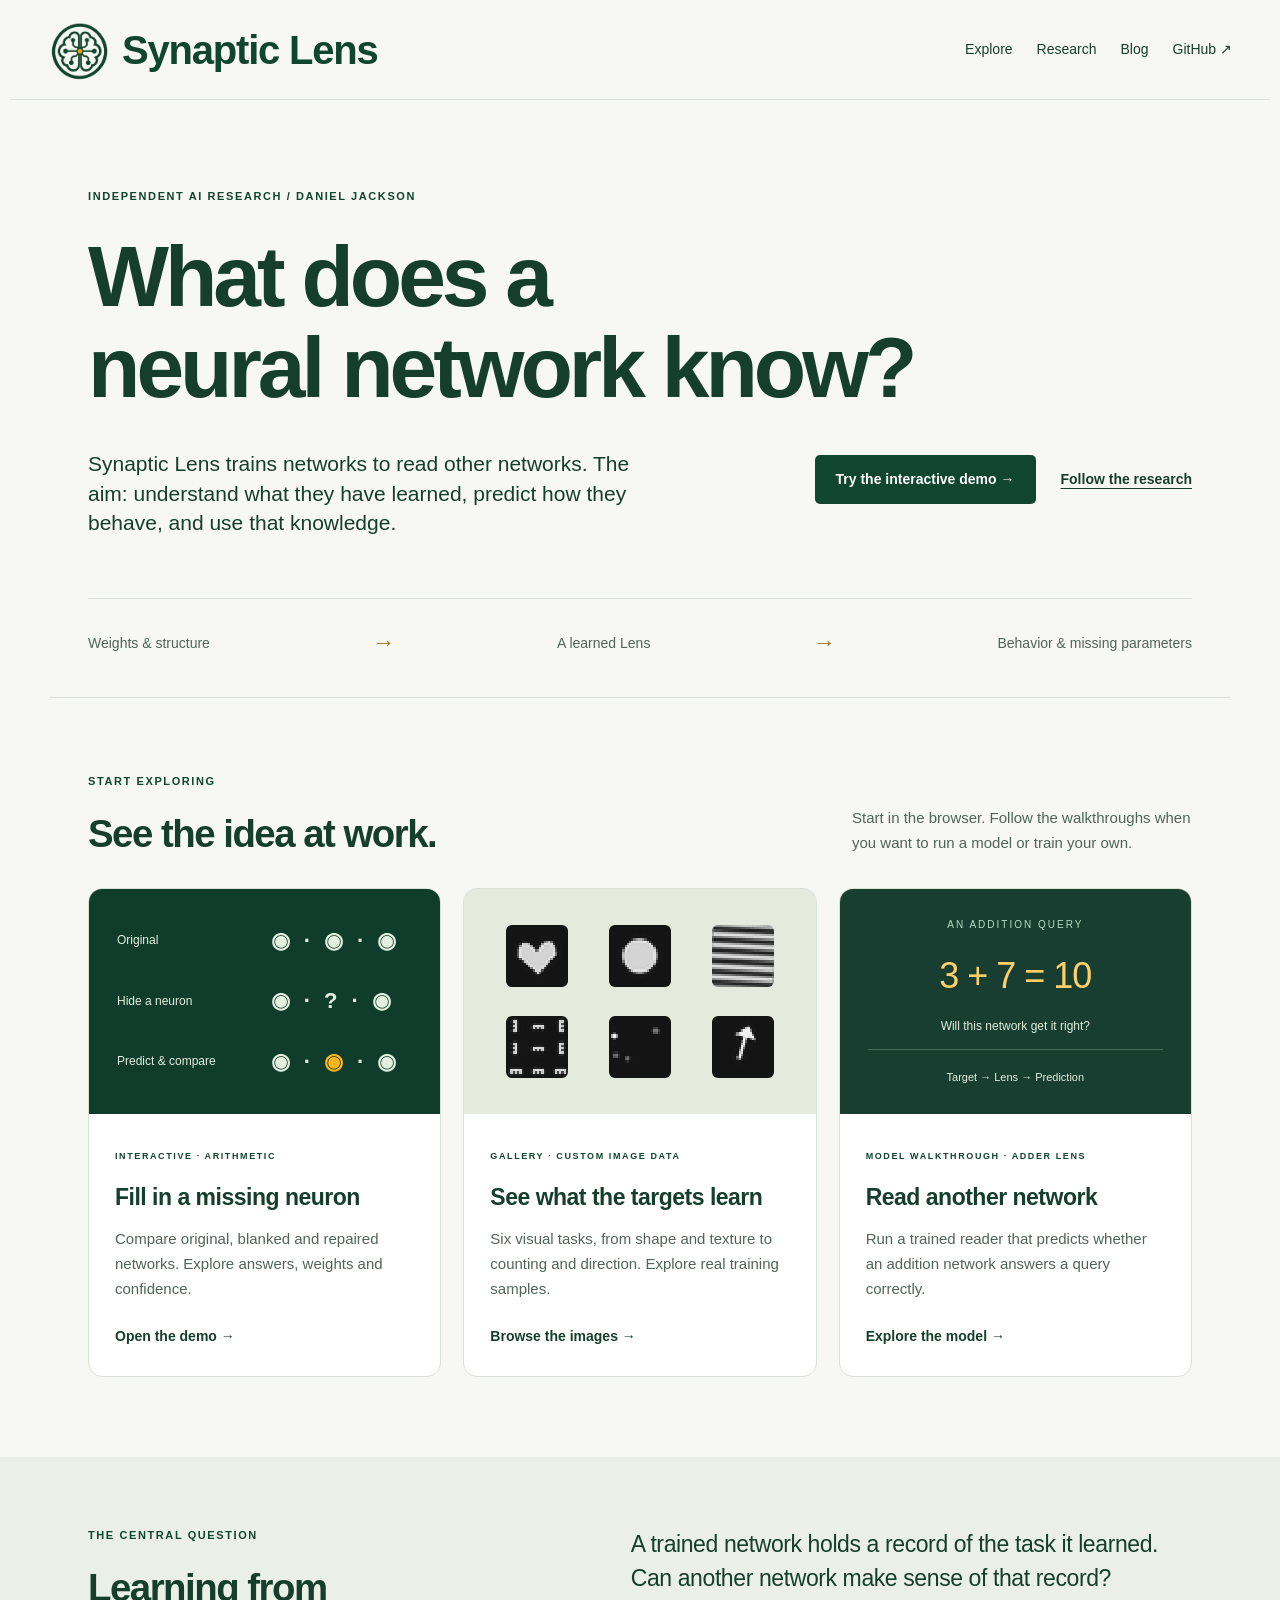
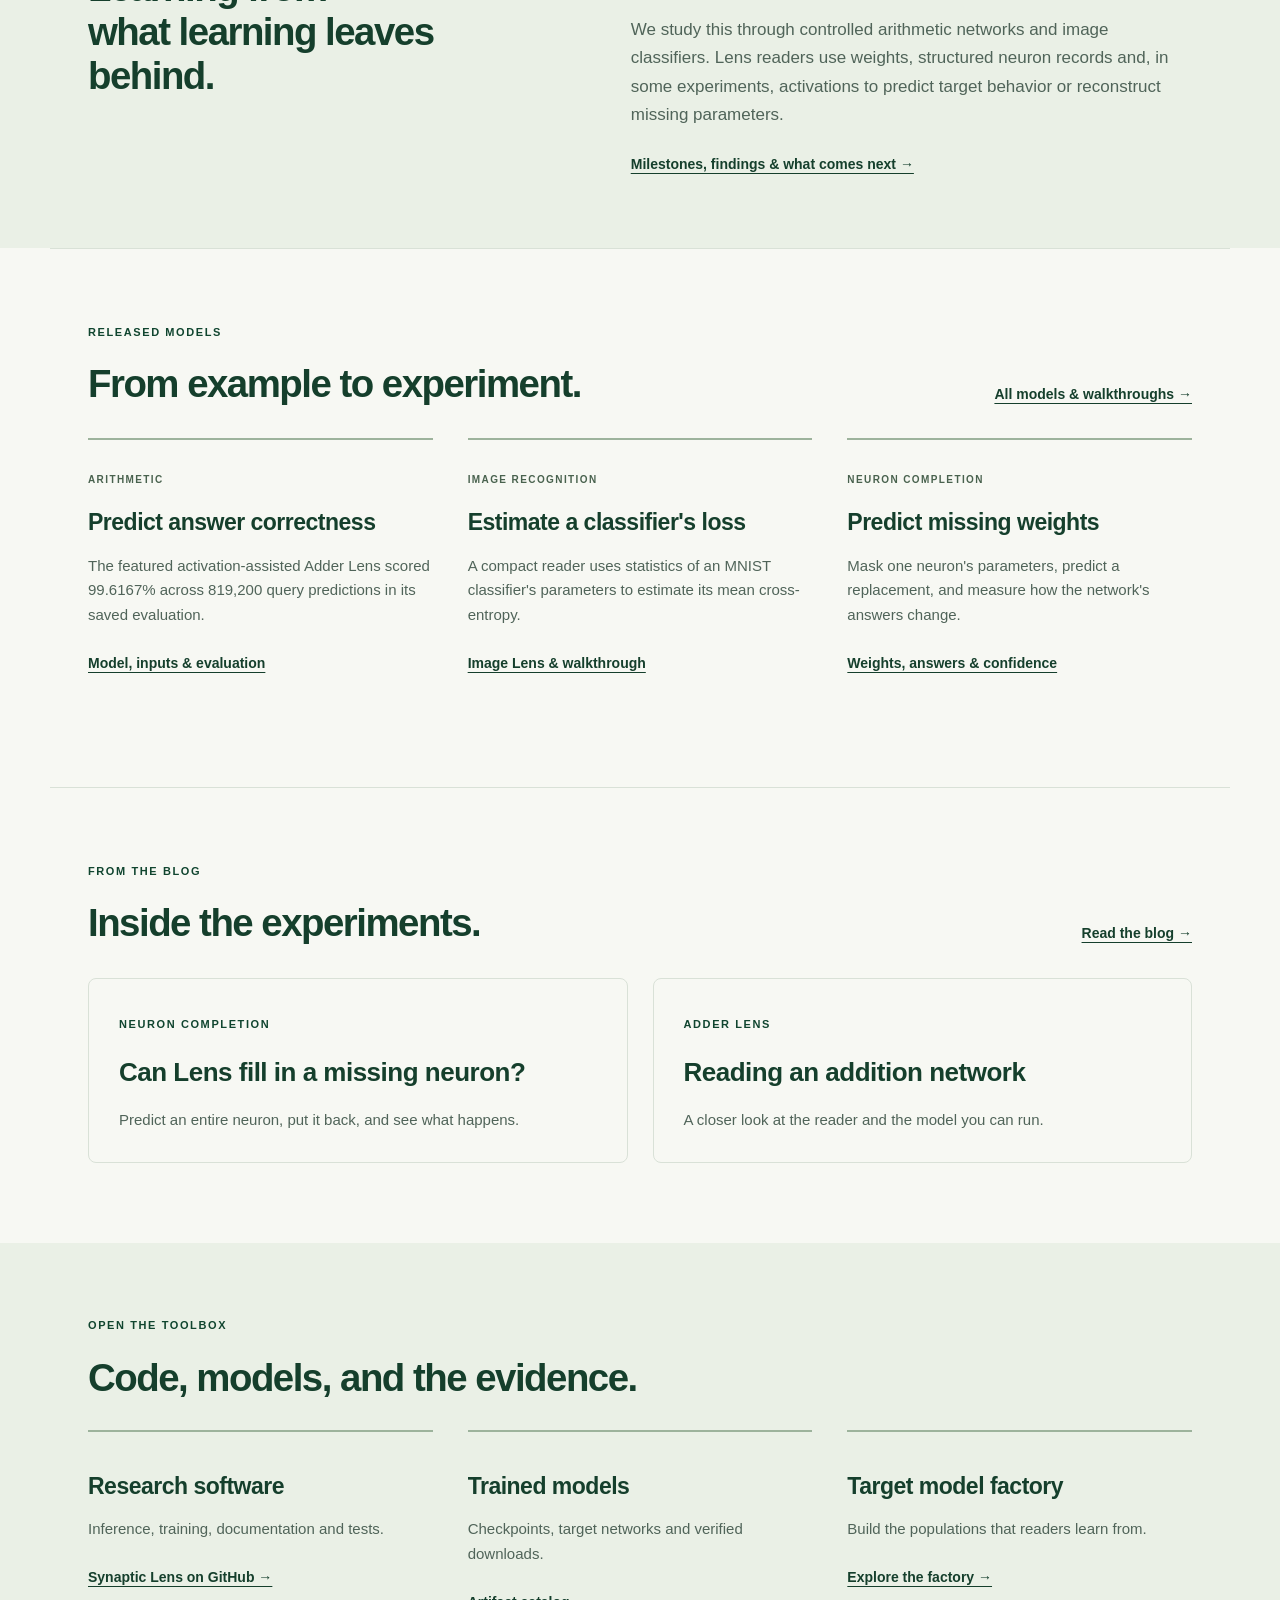
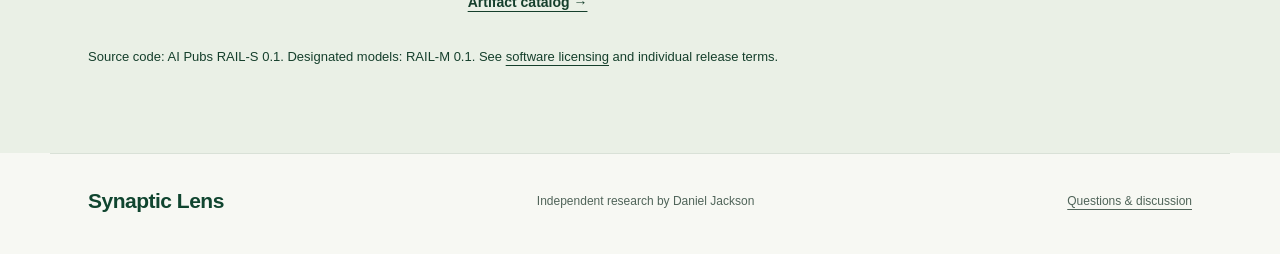
<file: site/index.html>
<!doctype html><html lang="en"><head><meta charset="utf-8"><meta name="viewport" content="width=device-width,initial-scale=1"><title>Learning to read neural networks | Synaptic Lens</title><meta name="description" content="Explore Synaptic Lens: interactive neural-network experiments, trained readers, research milestones and reproducible models."><meta name="theme-color" content="#10452f"><link rel="icon" href="assets/synaptic-lens-dark-green-brain-logo.png"><link rel="stylesheet" href="assets/site.css"><link rel="stylesheet" href="assets/showcase.css"><link rel="canonical" href="https://danielrjackson.github.io/synaptic-lens/"><meta property="og:title" content="Learning to read neural networks | Synaptic Lens"><meta property="og:description" content="Explore Synaptic Lens: interactive neural-network experiments, trained readers, research milestones and reproducible models."><meta property="og:type" content="website"><meta property="og:image" content="https://danielrjackson.github.io/synaptic-lens/assets/synaptic-lens-dark-green-brain-logo.png"></head><body><a class="skip" href="#main">Skip to content</a><header class="wrap"><a class="brand" href="./"><img class="brand-logo" src="assets/synaptic-lens-dark-green-brain-logo.png" width="64" height="64" alt="">Synaptic Lens</a><nav aria-label="Main navigation"><a href="explore/">Explore</a><a href="research/">Research</a><a href="blog/">Blog</a><a href="https://github.com/danielrjackson/synaptic-lens">GitHub <span aria-hidden="true">↗</span></a></nav></header><main id="main"><section class="wrap showcase-hero"><p class="eyebrow">INDEPENDENT AI RESEARCH / DANIEL JACKSON</p><h1>What does a<br>neural network know?</h1><div class="hero-bottom"><p class="lead">Synaptic Lens trains networks to read other networks. The aim: understand what they have learned, predict how they behave, and use that knowledge.</p><div class="actions"><a class="button" href="examples/neuron-completion.html">Try the interactive demo →</a><a class="text-link" href="research/">Follow the research</a></div></div><div class="research-strip"><span>Weights &amp; structure</span><b aria-hidden="true">→</b><span>A learned Lens</span><b aria-hidden="true">→</b><span>Behavior &amp; missing parameters</span></div></section>
<section id="overview" class="section wrap"><div class="section-heading"><div><p class="eyebrow">START EXPLORING</p><h2>See the idea at work.</h2></div><p>Start in the browser. Follow the walkthroughs when you want to run a model or train your own.</p></div><div class="show-grid"><a class="show-card" href="examples/neuron-completion.html"><div class="neuron-art" aria-hidden="true"><span>Original</span><b>◉ · ◉ · ◉</b><span>Hide a neuron</span><b>◉ · ? · ◉</b><span>Predict &amp; compare</span><b>◉ · <em>◉</em> · ◉</b></div><div class="card-copy"><span class="eyebrow">INTERACTIVE · ARITHMETIC</span><h3>Fill in a missing neuron</h3><p>Compare original, blanked and repaired networks. Explore answers, weights and confidence.</p><span class="text-link">Open the demo →</span></div></a><a class="show-card" href="examples/training-images.html"><div class="image-art" aria-hidden="true"><img src="assets/training-images/sprites/class-0-0.png" width="84" height="84" alt="" loading="lazy"><img src="assets/training-images/shapes/class-0-0.png" width="84" height="84" alt="" loading="lazy"><img src="assets/training-images/textures/class-0-0.png" width="84" height="84" alt="" loading="lazy"><img src="assets/training-images/count/class-0-0.png" width="84" height="84" alt="" loading="lazy"><img src="assets/training-images/location/class-0-0.png" width="84" height="84" alt="" loading="lazy"><img src="assets/training-images/arrows/class-0-0.png" width="84" height="84" alt="" loading="lazy"></div><div class="card-copy"><span class="eyebrow">GALLERY · CUSTOM IMAGE DATA</span><h3>See what the targets learn</h3><p>Six visual tasks, from shape and texture to counting and direction. Explore real training samples.</p><span class="text-link">Browse the images →</span></div></a><a class="show-card" href="explore/#example"><div class="query-art" aria-hidden="true"><small>AN ADDITION QUERY</small><b>3 + 7 = 10</b><span>Will this network get it right?</span><i>Target → Lens → Prediction</i></div><div class="card-copy"><span class="eyebrow">MODEL WALKTHROUGH · ADDER LENS</span><h3>Read another network</h3><p>Run a trained reader that predicts whether an addition network answers a query correctly.</p><span class="text-link">Explore the model →</span></div></a></div></section>
<section class="research-band"><div class="wrap editorial"><div><p class="eyebrow">THE CENTRAL QUESTION</p><h2>Learning from<br>what learning leaves behind.</h2></div><div><p class="large">A trained network holds a record of the task it learned. Can another network make sense of that record?</p><p>We study this through controlled arithmetic networks and image classifiers. Lens readers use weights, structured neuron records and, in some experiments, activations to predict target behavior or reconstruct missing parameters.</p><a class="text-link" href="research/">Milestones, findings &amp; what comes next →</a></div></div></section>
<section class="section wrap" id="example"><div class="section-heading"><div><p class="eyebrow">RELEASED MODELS</p><h2>From example to experiment.</h2></div><a class="text-link" href="explore/">All models &amp; walkthroughs →</a></div><div class="path-grid"><article><span class="tag">ARITHMETIC</span><h3>Predict answer correctness</h3><p>The featured activation-assisted Adder Lens scored 99.6167% across 819,200 query predictions in its saved evaluation.</p><a href="explore/#example">Model, inputs &amp; evaluation</a></article><article id="image-example"><span class="tag">IMAGE RECOGNITION</span><h3>Estimate a classifier's loss</h3><p>A compact reader uses statistics of an MNIST classifier's parameters to estimate its mean cross-entropy.</p><a href="explore/#image-example">Image Lens &amp; walkthrough</a></article><article><span class="tag">NEURON COMPLETION</span><h3>Predict missing weights</h3><p>Mask one neuron's parameters, predict a replacement, and measure how the network's answers change.</p><a href="examples/neuron-completion.html">Weights, answers &amp; confidence</a></article></div></section>
<section class="section wrap"><div class="section-heading"><div><p class="eyebrow">FROM THE BLOG</p><h2>Inside the experiments.</h2></div><a class="text-link" href="blog/">Read the blog →</a></div><div class="story-grid"><a href="blog/filling-in-a-neuron.html"><span class="eyebrow">NEURON COMPLETION</span><h3>Can Lens fill in a missing neuron?</h3><p>Predict an entire neuron, put it back, and see what happens.</p></a><a href="blog/reading-an-adder.html"><span class="eyebrow">ADDER LENS</span><h3>Reading an addition network</h3><p>A closer look at the reader and the model you can run.</p></a></div></section>
<section id="resources" class="resources"><div class="wrap"><p class="eyebrow">OPEN THE TOOLBOX</p><h2>Code, models, and the evidence.</h2><div class="path-grid"><article><h3>Research software</h3><p>Inference, training, documentation and tests.</p><a href="https://github.com/danielrjackson/synaptic-lens">Synaptic Lens on GitHub →</a></article><article><h3>Trained models</h3><p>Checkpoints, target networks and verified downloads.</p><a href="https://github.com/danielrjackson/synaptic-lens/blob/main/docs/ARTIFACTS.md">Artifact catalog →</a></article><article><h3>Target model factory</h3><p>Build the populations that readers learn from.</p><a href="https://github.com/danielrjackson/synaptic-lens-target-model-factory">Explore the factory →</a></article></div><p class="license">Source code: AI Pubs RAIL-S 0.1. Designated models: RAIL-M 0.1. See <a href="https://github.com/danielrjackson/synaptic-lens/blob/main/LICENSE.md">software licensing</a> and individual release terms.</p></div></section></main><footer class="wrap"><a class="brand" href="./">Synaptic Lens</a><span>Independent research by Daniel Jackson</span><a href="https://github.com/danielrjackson/synaptic-lens/issues">Questions &amp; discussion</a></footer></body></html>
</file>
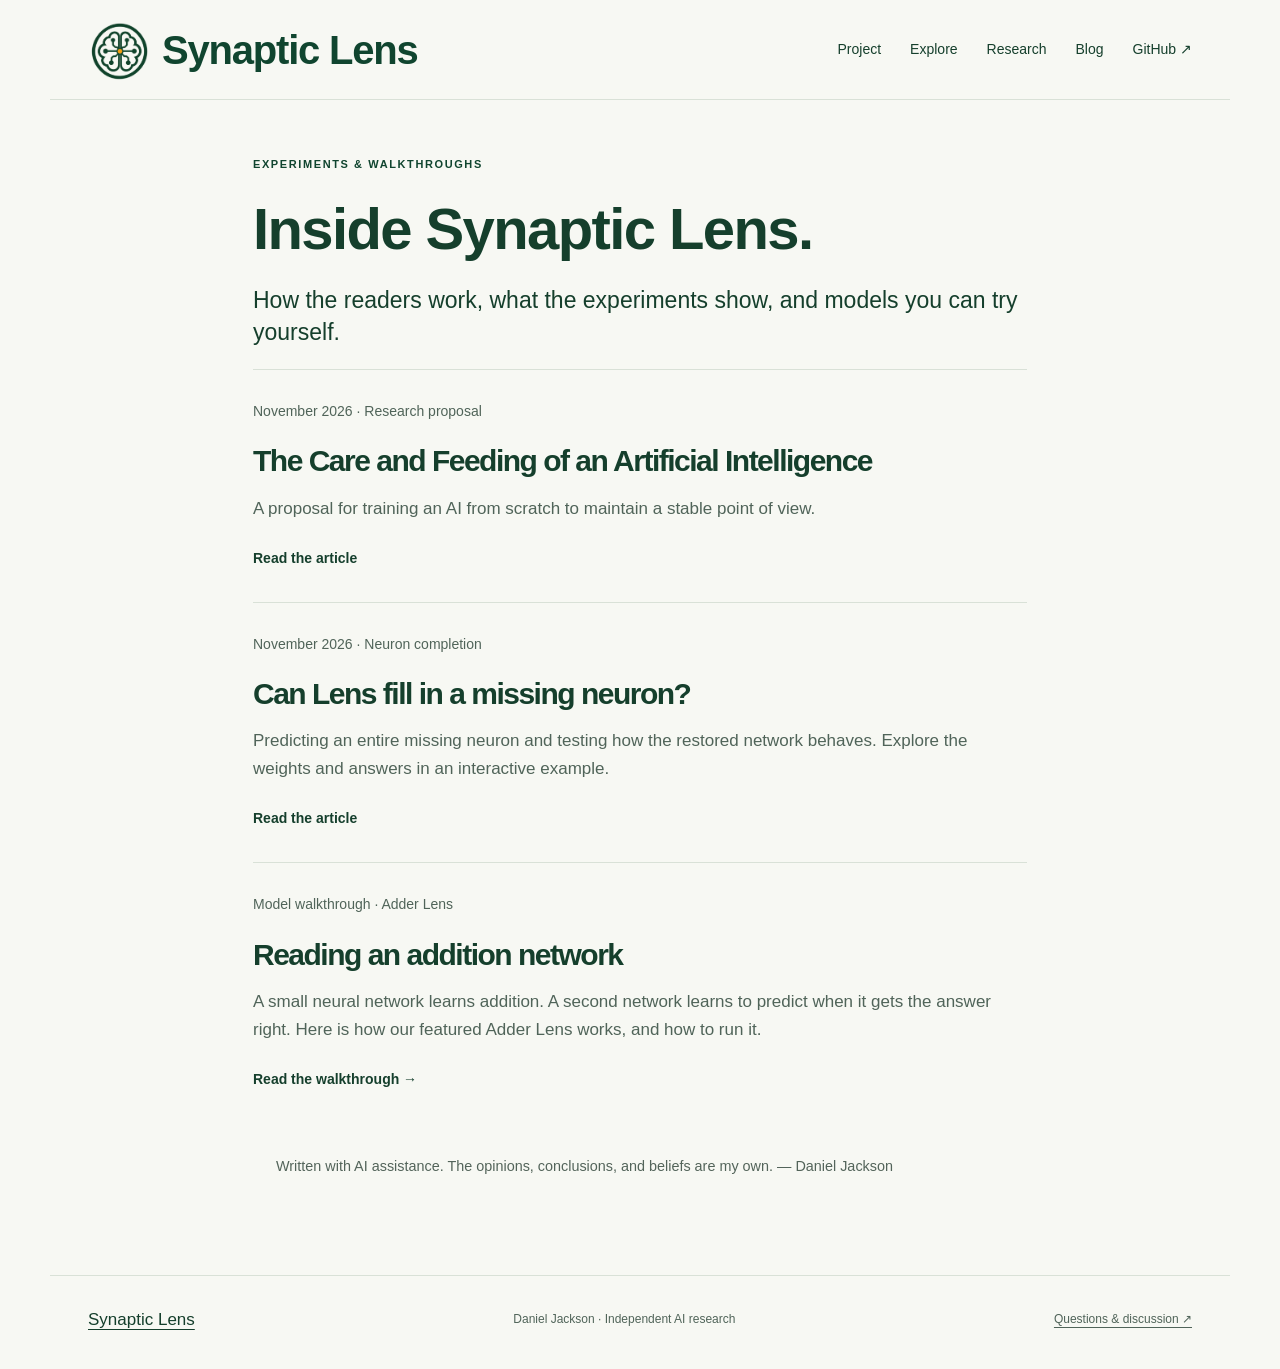
<file: site/blog/index.html>
<!doctype html>
<html lang="en"><head><meta charset="utf-8"><meta name="viewport" content="width=device-width, initial-scale=1">
<title>Project blog · Synaptic Lens</title><meta name="description" content="Experiments, model walkthroughs, and research notes from Synaptic Lens.">
<link rel="canonical" href="https://danielrjackson.github.io/synaptic-lens/blog/"><meta property="og:type" content="website"><meta property="og:title" content="Project blog"><meta property="og:description" content="Experiments, model walkthroughs, and research notes from Synaptic Lens."><meta property="og:url" content="https://danielrjackson.github.io/synaptic-lens/blog/"><meta property="og:image" content="https://danielrjackson.github.io/synaptic-lens/assets/synaptic-lens-dark-green-brain-logo.png"><meta name="theme-color" content="#10452f">
<link rel="icon" href="../assets/synaptic-lens-dark-green-brain-logo.png"><link rel="stylesheet" href="../assets/site.css?v=examples-1"><link rel="stylesheet" href="blog.css"></head>
<body><a class="skip" href="#main">Skip to content</a><header class="wrap"><a class="brand" href="../"><img class="brand-logo" src="../assets/synaptic-lens-dark-green-brain-logo.png" width="64" height="64" alt="">Synaptic Lens</a><nav aria-label="Main navigation"><a href="../">Project</a><a href="../explore/">Explore</a><a href="../research/">Research</a><a href="./" aria-current="page">Blog</a><a href="https://github.com/danielrjackson/synaptic-lens">GitHub ↗</a></nav></header>
<main id="main" class="wrap reading"><p class="eyebrow">EXPERIMENTS &amp; WALKTHROUGHS</p><h1>Inside Synaptic Lens.</h1><p class="lead">How the readers work, what the experiments show, and models you can try yourself.</p><a class="post-card" href="the-care-and-feeding-of-an-artificial-intelligence.html"><p class="byline">November 2026 · Research proposal</p><h2>The Care and Feeding of an Artificial Intelligence</h2><p>A proposal for training an AI from scratch to maintain a stable point of view.</p><span class="text-link">Read the article</span></a><a class="post-card" href="filling-in-a-neuron.html"><p class="byline">November 2026 · Neuron completion</p><h2>Can Lens fill in a missing neuron?</h2><p>Predicting an entire missing neuron and testing how the restored network behaves. Explore the weights and answers in an interactive example.</p><span class="text-link">Read the article</span></a><a class="post-card" href="reading-an-adder.html"><p class="byline">Model walkthrough · Adder Lens</p><h2>Reading an addition network</h2><p>A small neural network learns addition. A second network learns to predict when it gets the answer right. Here is how our featured Adder Lens works, and how to run it.</p><span class="text-link">Read the walkthrough →</span></a><p class="wrap authorship-note">Written with AI assistance. The opinions, conclusions, and beliefs are my own. &mdash; Daniel Jackson</p></main><footer class="wrap"><a href="../">Synaptic Lens</a><span>Daniel Jackson · Independent AI research</span><a href="https://github.com/danielrjackson/synaptic-lens/issues">Questions &amp; discussion ↗</a></footer></body></html>
</file>
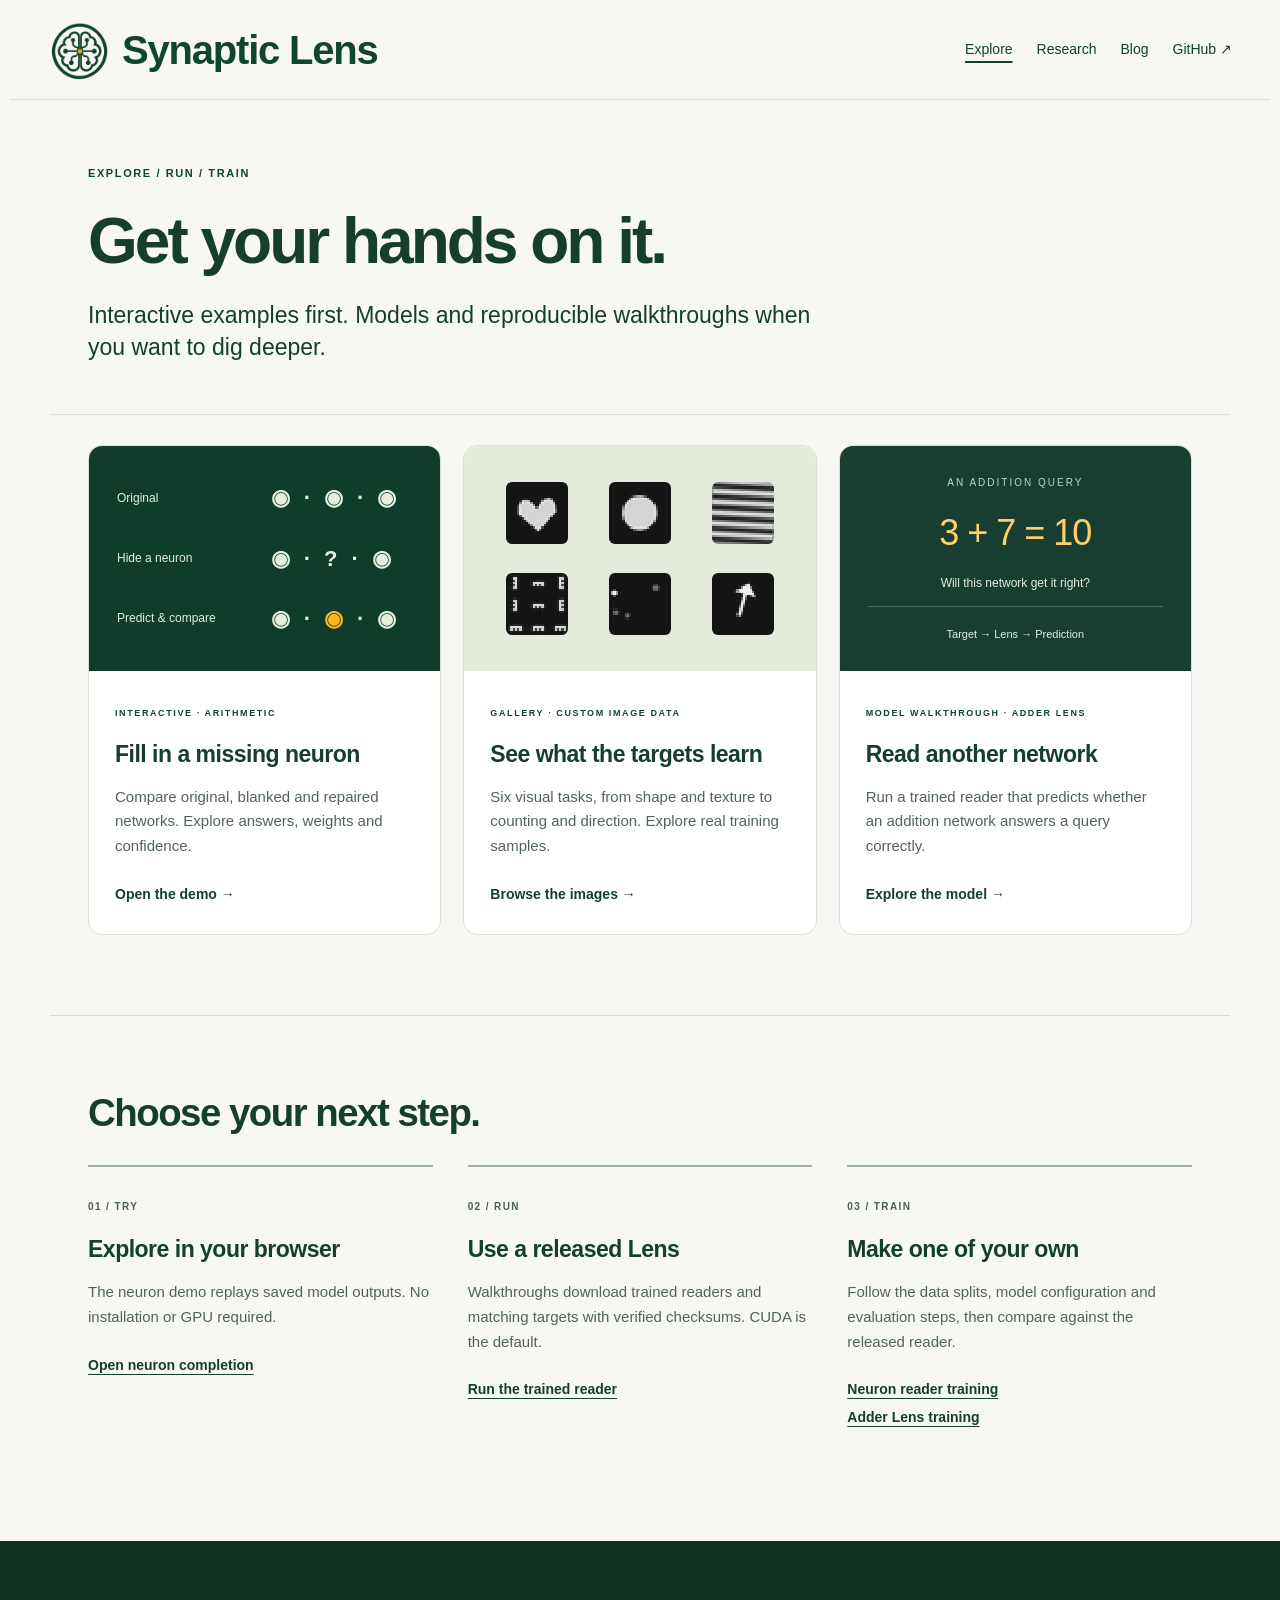
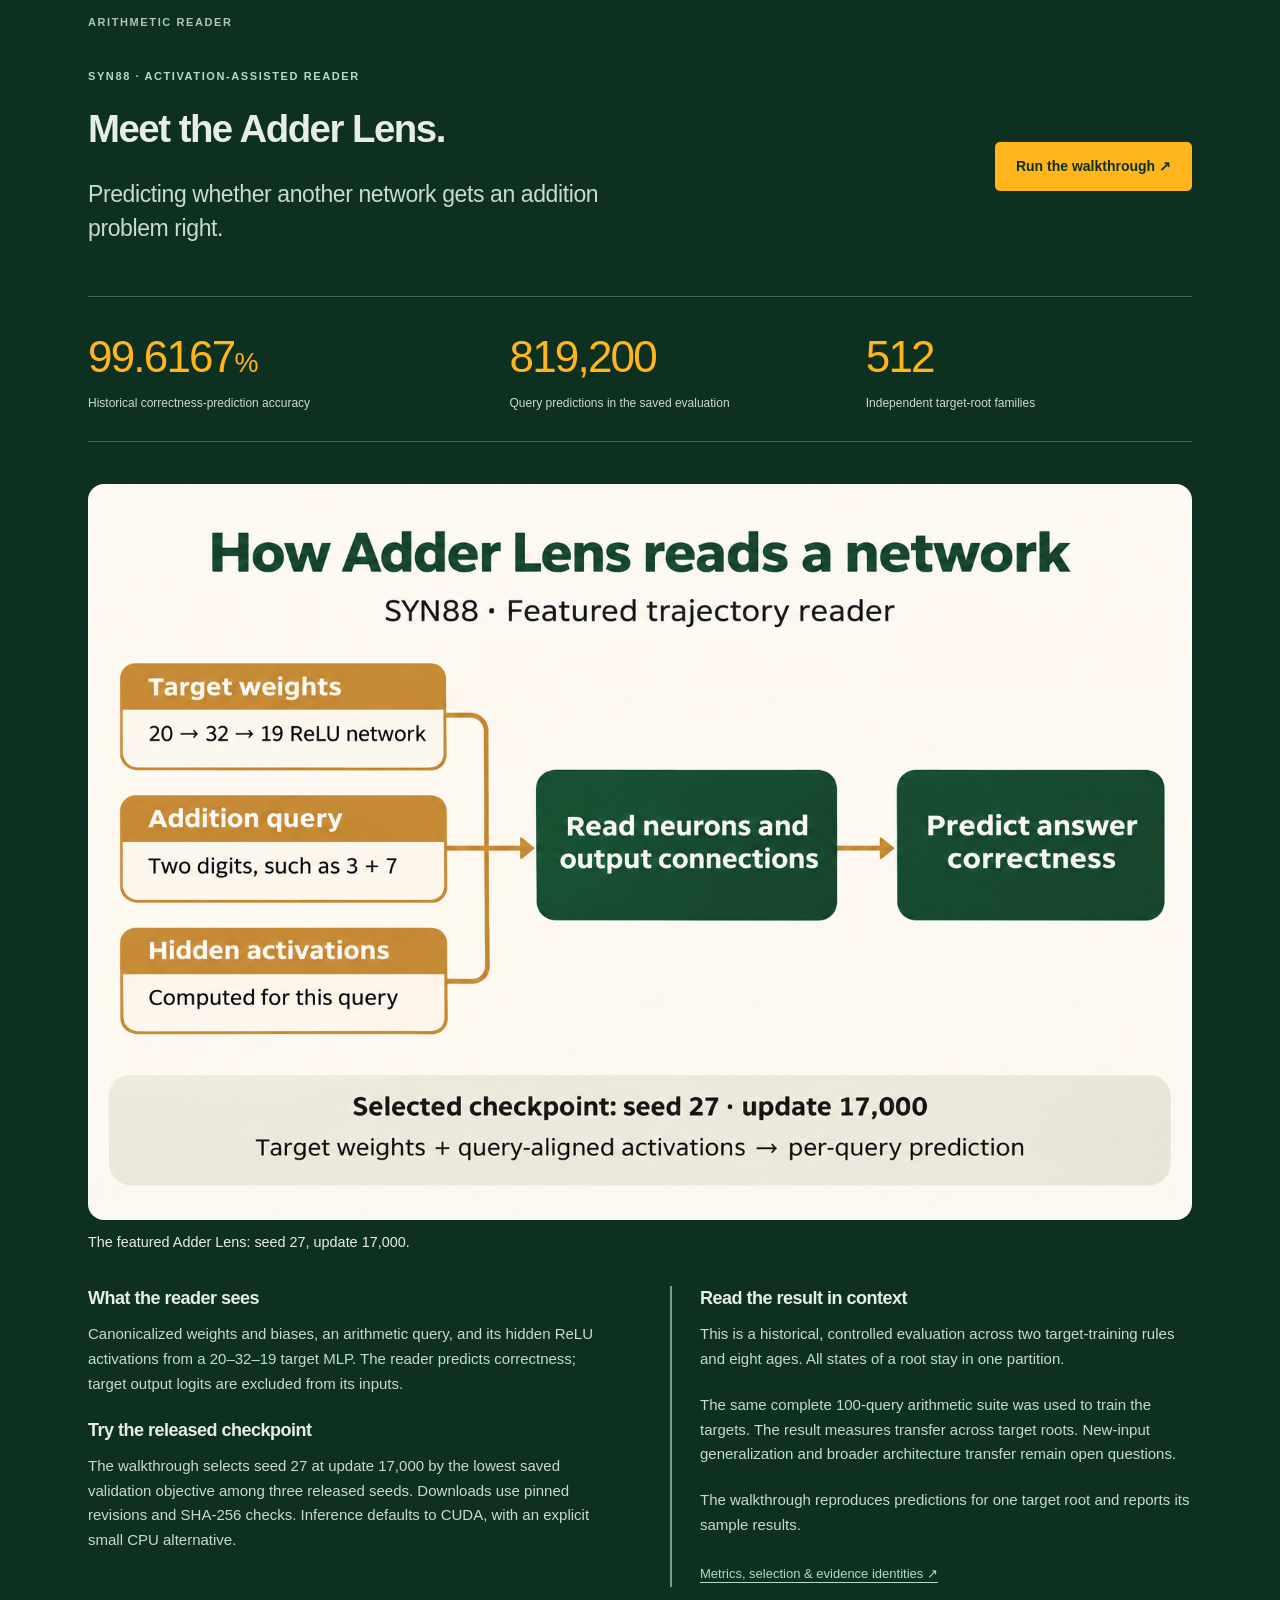
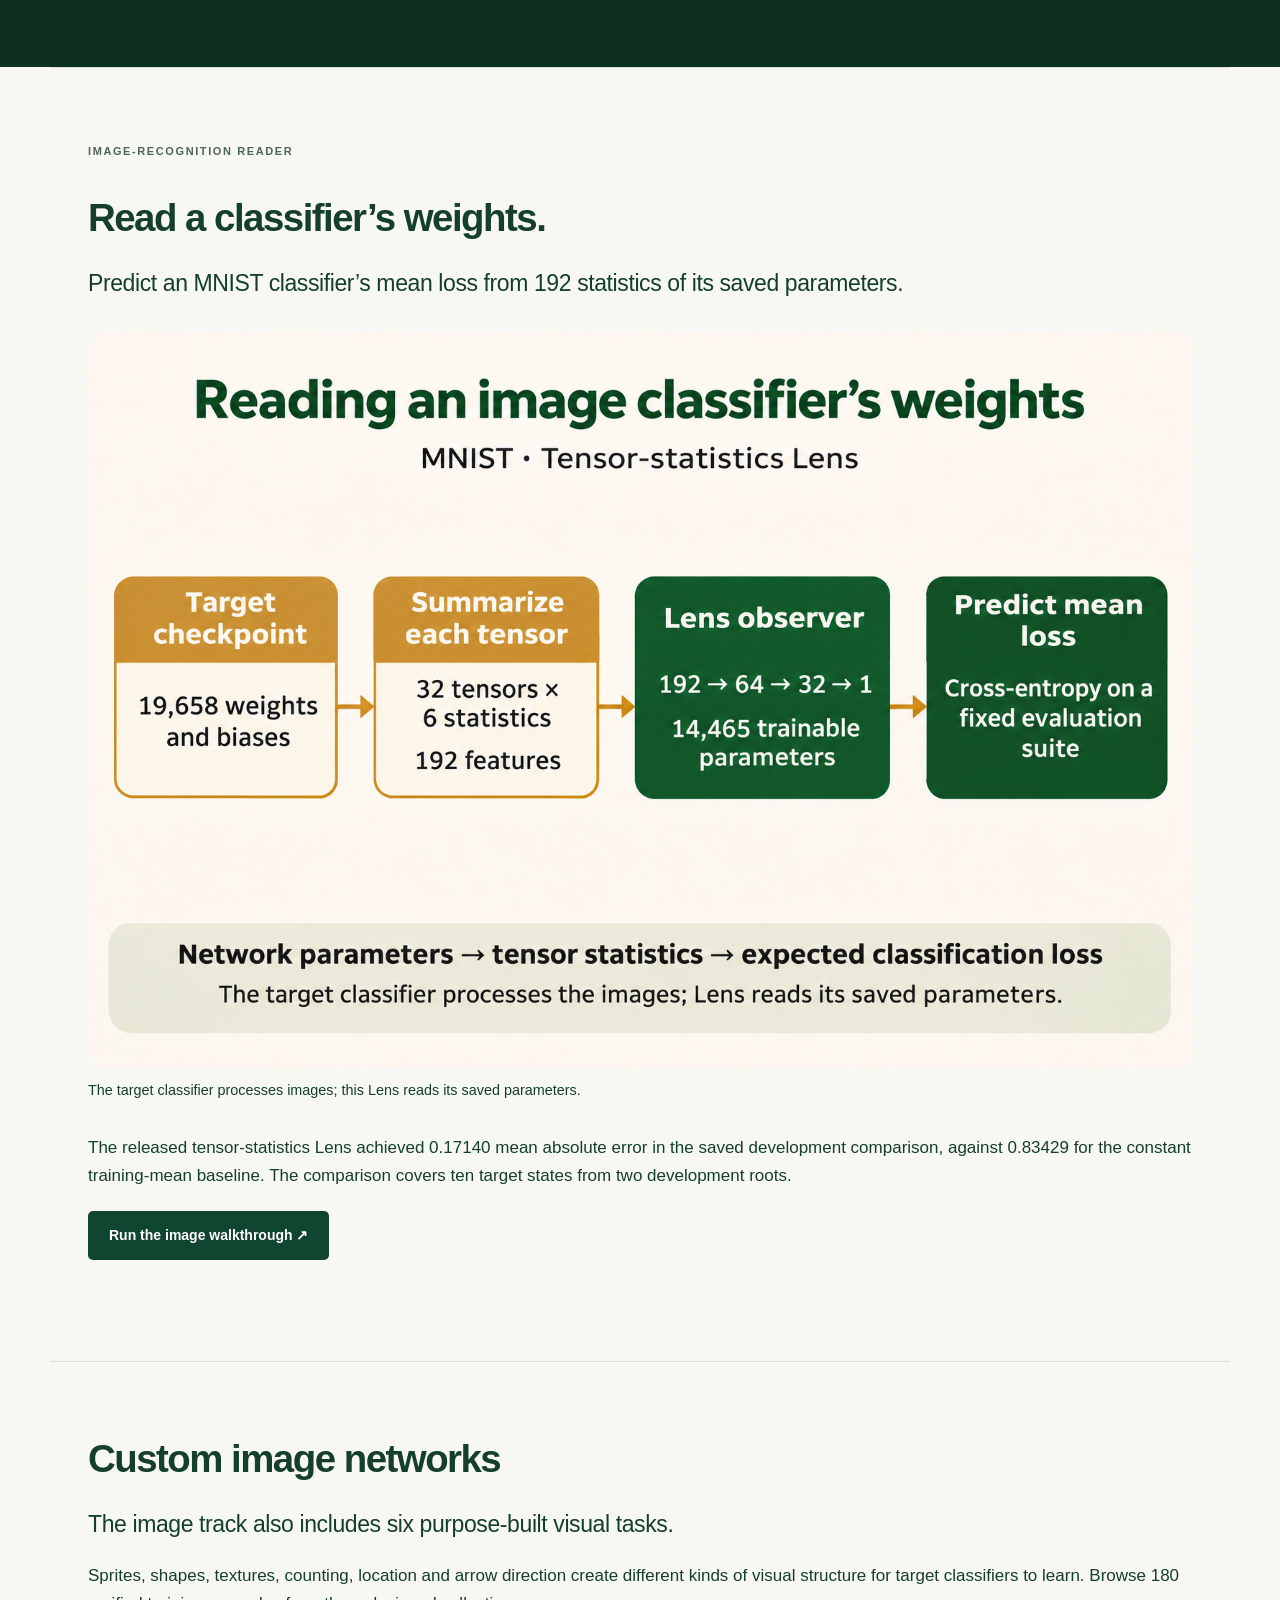
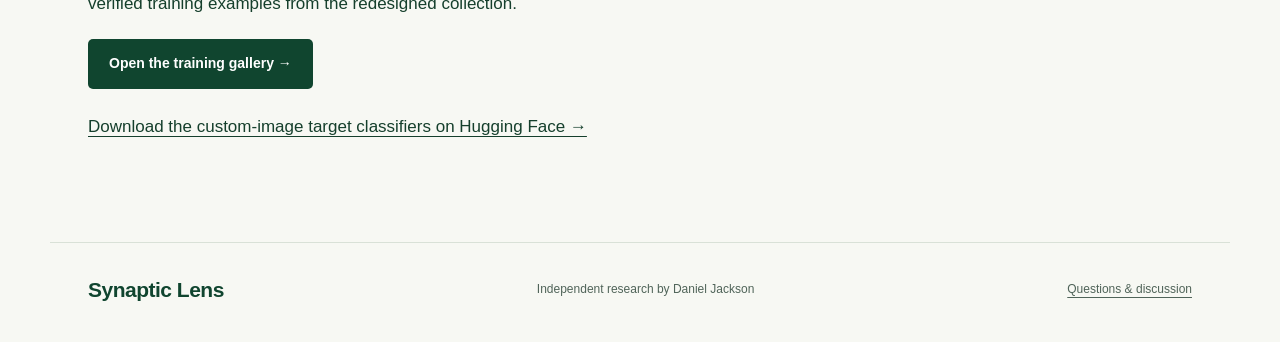
<file: site/explore/index.html>
<!doctype html><html lang="en"><head><meta charset="utf-8"><meta name="viewport" content="width=device-width,initial-scale=1"><title>Explore the models | Synaptic Lens</title><meta name="description" content="Try interactive examples, run released Lens models, and train a reader of your own."><meta name="theme-color" content="#10452f"><link rel="icon" href="../assets/synaptic-lens-dark-green-brain-logo.png"><link rel="stylesheet" href="../assets/site.css"><link rel="stylesheet" href="../assets/showcase.css"><link rel="canonical" href="https://danielrjackson.github.io/synaptic-lens/explore/"><meta property="og:title" content="Explore the models | Synaptic Lens"><meta property="og:description" content="Try interactive examples, run released Lens models, and train a reader of your own."><meta property="og:type" content="website"><meta property="og:image" content="https://danielrjackson.github.io/synaptic-lens/assets/synaptic-lens-dark-green-brain-logo.png"></head><body><a class="skip" href="#main">Skip to content</a><header class="wrap"><a class="brand" href="../"><img class="brand-logo" src="../assets/synaptic-lens-dark-green-brain-logo.png" width="64" height="64" alt="">Synaptic Lens</a><nav aria-label="Main navigation"><a href="../explore/" aria-current="page">Explore</a><a href="../research/">Research</a><a href="../blog/">Blog</a><a href="https://github.com/danielrjackson/synaptic-lens">GitHub <span aria-hidden="true">↗</span></a></nav></header><main id="main"><section class="wrap page-intro"><p class="eyebrow">EXPLORE / RUN / TRAIN</p><h1>Get your hands on it.</h1><p class="lead">Interactive examples first. Models and reproducible walkthroughs when you want to dig deeper.</p></section><section class="wrap section compact"><div class="show-grid"><a class="show-card" href="../examples/neuron-completion.html"><div class="neuron-art" aria-hidden="true"><span>Original</span><b>◉ · ◉ · ◉</b><span>Hide a neuron</span><b>◉ · ? · ◉</b><span>Predict &amp; compare</span><b>◉ · <em>◉</em> · ◉</b></div><div class="card-copy"><span class="eyebrow">INTERACTIVE · ARITHMETIC</span><h3>Fill in a missing neuron</h3><p>Compare original, blanked and repaired networks. Explore answers, weights and confidence.</p><span class="text-link">Open the demo →</span></div></a><a class="show-card" href="../examples/training-images.html"><div class="image-art" aria-hidden="true"><img src="../assets/training-images/sprites/class-0-0.png" width="84" height="84" alt="" loading="lazy"><img src="../assets/training-images/shapes/class-0-0.png" width="84" height="84" alt="" loading="lazy"><img src="../assets/training-images/textures/class-0-0.png" width="84" height="84" alt="" loading="lazy"><img src="../assets/training-images/count/class-0-0.png" width="84" height="84" alt="" loading="lazy"><img src="../assets/training-images/location/class-0-0.png" width="84" height="84" alt="" loading="lazy"><img src="../assets/training-images/arrows/class-0-0.png" width="84" height="84" alt="" loading="lazy"></div><div class="card-copy"><span class="eyebrow">GALLERY · CUSTOM IMAGE DATA</span><h3>See what the targets learn</h3><p>Six visual tasks, from shape and texture to counting and direction. Explore real training samples.</p><span class="text-link">Browse the images →</span></div></a><a class="show-card" href="../explore/#example"><div class="query-art" aria-hidden="true"><small>AN ADDITION QUERY</small><b>3 + 7 = 10</b><span>Will this network get it right?</span><i>Target → Lens → Prediction</i></div><div class="card-copy"><span class="eyebrow">MODEL WALKTHROUGH · ADDER LENS</span><h3>Read another network</h3><p>Run a trained reader that predicts whether an addition network answers a query correctly.</p><span class="text-link">Explore the model →</span></div></a></div></section><section class="wrap section"><h2>Choose your next step.</h2><div class="path-grid"><article><span class="tag">01 / TRY</span><h3>Explore in your browser</h3><p>The neuron demo replays saved model outputs. No installation or GPU required.</p><a href="../examples/neuron-completion.html">Open neuron completion</a></article><article><span class="tag">02 / RUN</span><h3>Use a released Lens</h3><p>Walkthroughs download trained readers and matching targets with verified checksums. CUDA is the default.</p><a href="https://github.com/danielrjackson/synaptic-lens/blob/main/docs/NEURON_COMPLETION.md">Run the trained reader</a></article><article><span class="tag">03 / TRAIN</span><h3>Make one of your own</h3><p>Follow the data splits, model configuration and evaluation steps, then compare against the released reader.</p><a href="https://github.com/danielrjackson/synaptic-lens/blob/main/docs/TRAIN_NEURON_COMPLETION.md">Neuron reader training</a><br><a href="https://github.com/danielrjackson/synaptic-lens/blob/main/docs/TRAINING.md">Adder Lens training</a></article></div></section><section id="example" class="feature"><div class="wrap"><div class="section-label">ARITHMETIC READER</div><div class="feature-top"><div><p class="eyebrow">SYN88 · ACTIVATION-ASSISTED READER</p><h2>Meet the Adder Lens.</h2><p class="large">Predicting whether another network gets an addition problem right.</p></div><a class="button light" href="https://github.com/danielrjackson/synaptic-lens/blob/main/docs/ADDER_EXAMPLE.md">Run the walkthrough ↗</a></div><div class="stats"><div><strong>99.6167<span>%</span></strong><p>Historical correctness-prediction accuracy</p></div><div><strong>819,200</strong><p>Query predictions in the saved evaluation</p></div><div><strong>512</strong><p>Independent target-root families</p></div></div><figure class="workflow"><img src="../assets/adder-lens-workflow.png" width="1536" height="1024" loading="lazy" alt="Target weights, an addition query and query-aligned hidden activations enter the SYN88 reader, which predicts answer correctness."><figcaption>The featured Adder Lens: seed 27, update 17,000.</figcaption></figure><div class="feature-details"><div><h3>What the reader sees</h3><p>Canonicalized weights and biases, an arithmetic query, and its hidden ReLU activations from a 20–32–19 target MLP. The reader predicts correctness; target output logits are excluded from its inputs.</p><h3>Try the released checkpoint</h3><p>The walkthrough selects seed 27 at update 17,000 by the lowest saved validation objective among three released seeds. Downloads use pinned revisions and SHA-256 checks. Inference defaults to CUDA, with an explicit small CPU alternative.</p></div><aside class="scope"><h3>Read the result in context</h3><p>This is a historical, controlled evaluation across two target-training rules and eight ages. All states of a root stay in one partition.</p><p>The same complete 100-query arithmetic suite was used to train the targets. The result measures transfer across target roots. New-input generalization and broader architecture transfer remain open questions.</p><p>The walkthrough reproduces predictions for one target root and reports its sample results.</p><a href="https://github.com/danielrjackson/synaptic-lens/blob/main/docs/ADDER_EXAMPLE.md#historical-benchmark-evidence">Metrics, selection &amp; evidence identities ↗</a></aside></div></div></section>
<section id="image-example" class="section wrap"><div class="section-label">IMAGE-RECOGNITION READER</div><h2>Read a classifier’s weights.</h2><p class="large">Predict an MNIST classifier’s mean loss from 192 statistics of its saved parameters.</p><figure class="workflow"><img src="../assets/mnist-statistics-workflow.png" width="1536" height="1024" loading="lazy" alt="A classifier’s 32 parameter tensors become 192 statistics. A 192–64–32–1 Lens predicts mean cross-entropy on a fixed evaluation suite."><figcaption>The target classifier processes images; this Lens reads its saved parameters.</figcaption></figure><p>The released tensor-statistics Lens achieved 0.17140 mean absolute error in the saved development comparison, against 0.83429 for the constant training-mean baseline. The comparison covers ten target states from two development roots.</p><p><a class="button" href="https://github.com/danielrjackson/synaptic-lens/blob/main/docs/IMAGE_EXAMPLE.md">Run the image walkthrough ↗</a></p></section>
<section class="wrap section"><h2>Custom image networks</h2><p class="large">The image track also includes six purpose-built visual tasks.</p><p>Sprites, shapes, textures, counting, location and arrow direction create different kinds of visual structure for target classifiers to learn. Browse 180 verified training examples from the redesigned collection.</p><a class="button" href="../examples/training-images.html">Open the training gallery →</a><p style="margin-top:24px"><a href="https://huggingface.co/danielrjackson/synaptic-lens-targets-custom-images">Download the custom-image target classifiers on Hugging Face →</a></p></section></main><footer class="wrap"><a class="brand" href="../">Synaptic Lens</a><span>Independent research by Daniel Jackson</span><a href="https://github.com/danielrjackson/synaptic-lens/issues">Questions &amp; discussion</a></footer></body></html>
</file>
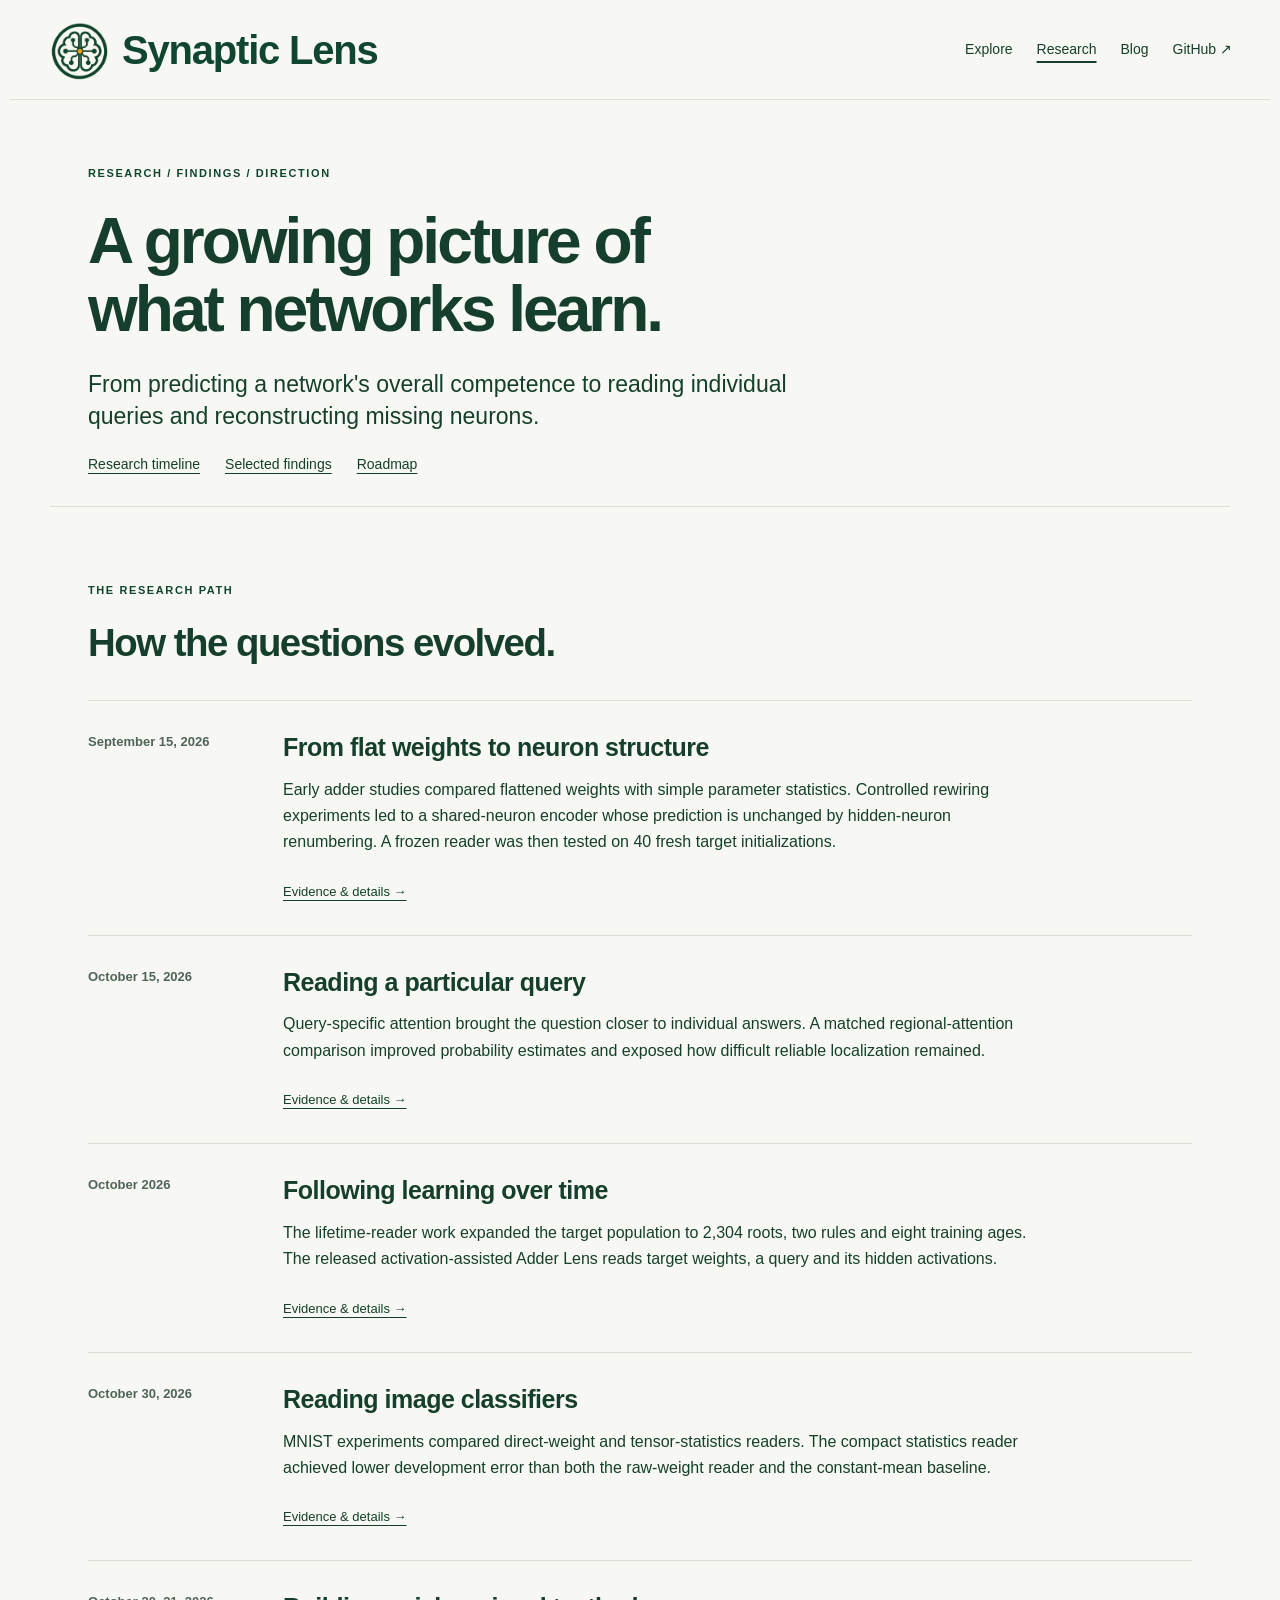
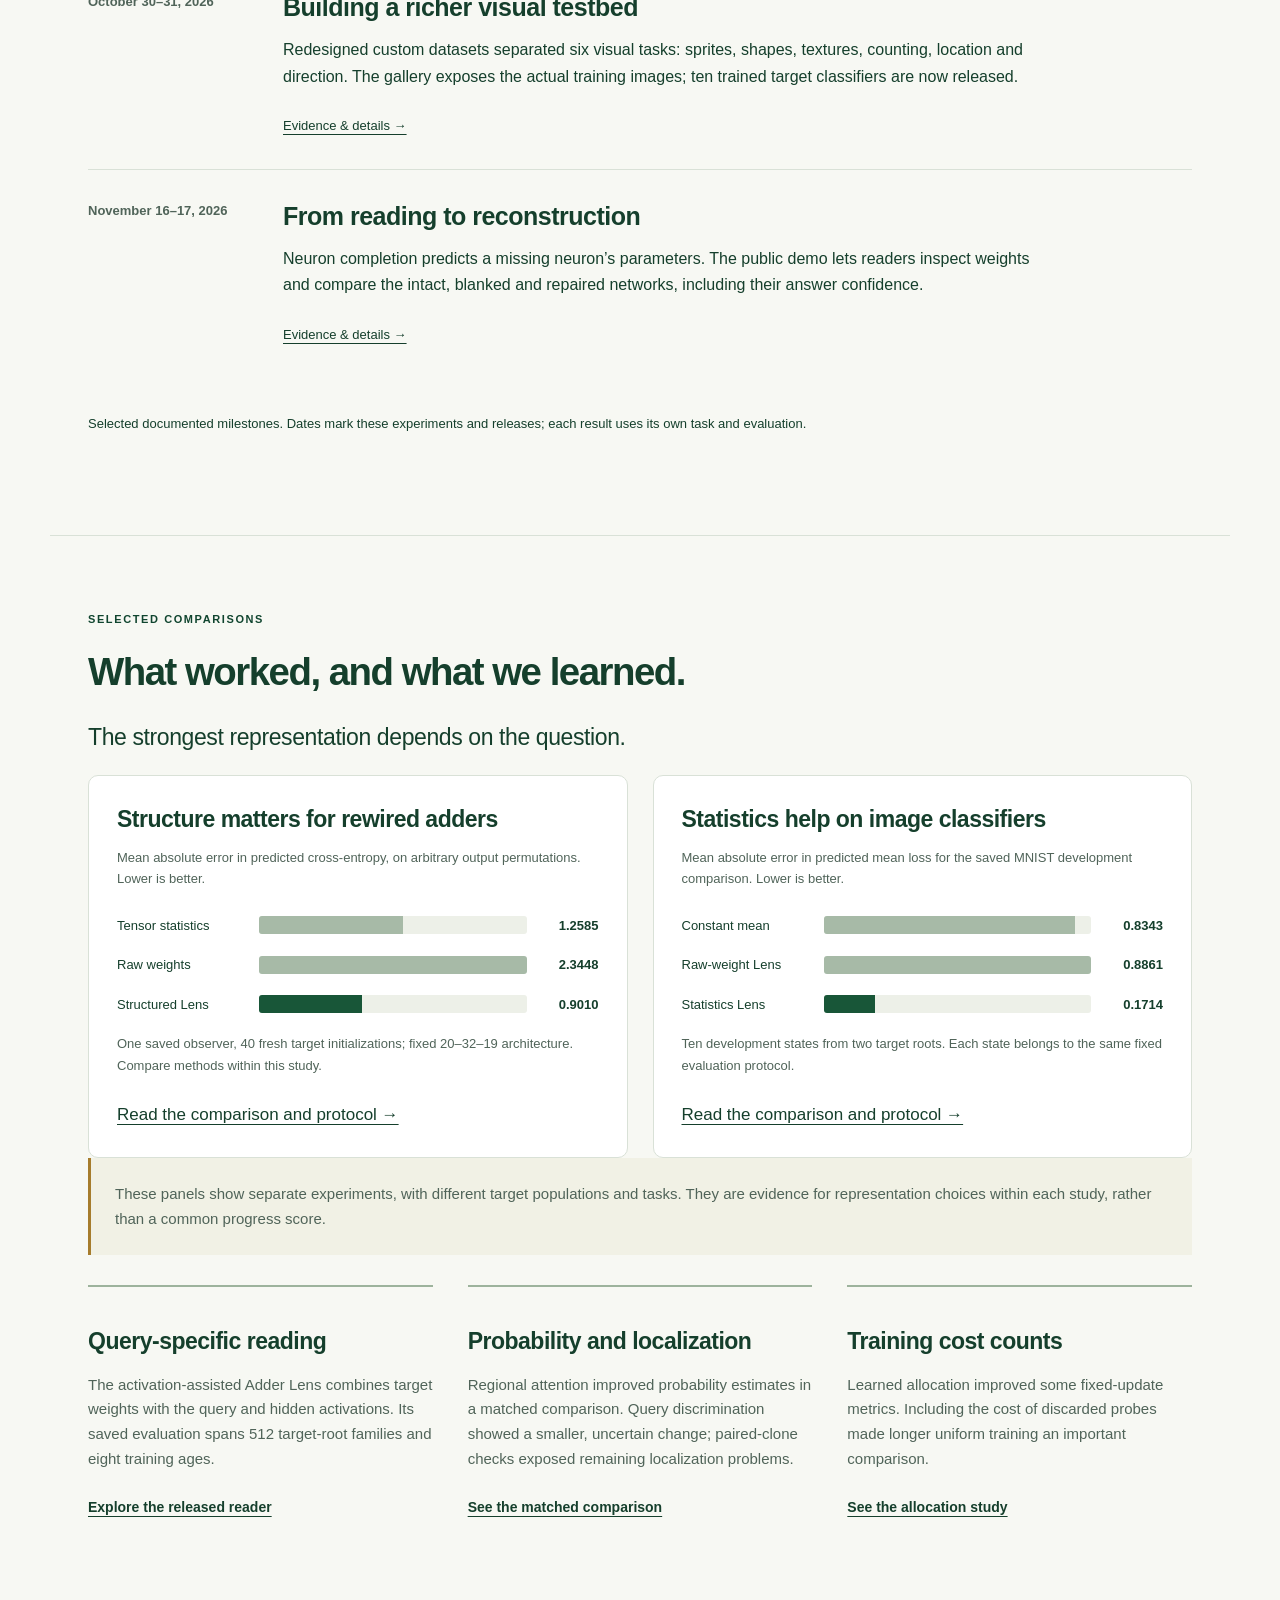
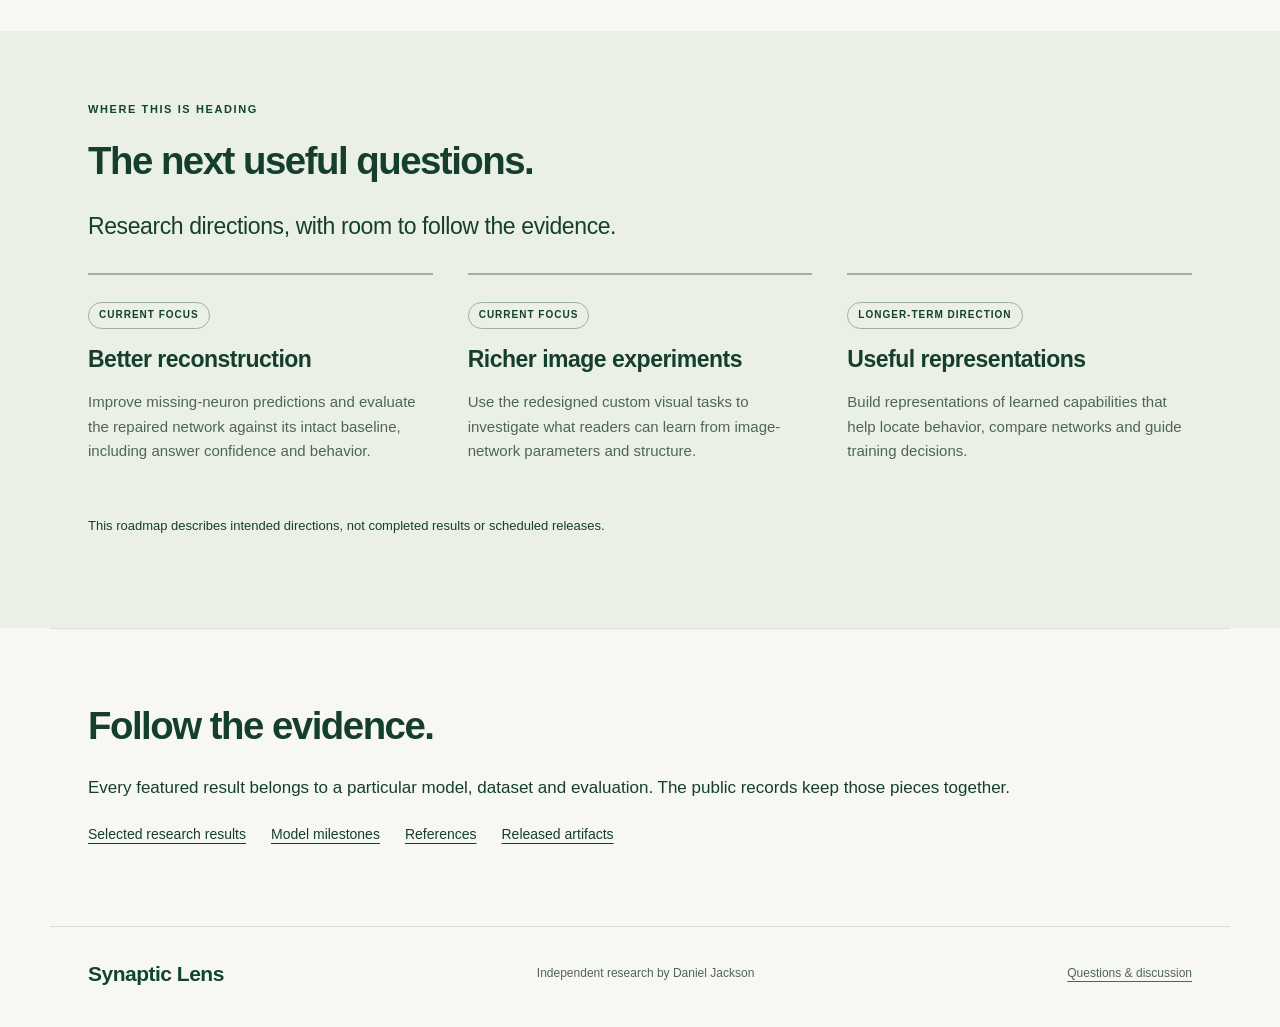
<file: site/research/index.html>
<!doctype html><html lang="en"><head><meta charset="utf-8"><meta name="viewport" content="width=device-width,initial-scale=1"><title>Research and roadmap | Synaptic Lens</title><meta name="description" content="Follow the Synaptic Lens research timeline, selected experimental findings and future directions."><meta name="theme-color" content="#10452f"><link rel="icon" href="../assets/synaptic-lens-dark-green-brain-logo.png"><link rel="stylesheet" href="../assets/site.css"><link rel="stylesheet" href="../assets/showcase.css"><link rel="canonical" href="https://danielrjackson.github.io/synaptic-lens/research/"><meta property="og:title" content="Research and roadmap | Synaptic Lens"><meta property="og:description" content="Follow the Synaptic Lens research timeline, selected experimental findings and future directions."><meta property="og:type" content="website"><meta property="og:image" content="https://danielrjackson.github.io/synaptic-lens/assets/synaptic-lens-dark-green-brain-logo.png"></head><body><a class="skip" href="#main">Skip to content</a><header class="wrap"><a class="brand" href="../"><img class="brand-logo" src="../assets/synaptic-lens-dark-green-brain-logo.png" width="64" height="64" alt="">Synaptic Lens</a><nav aria-label="Main navigation"><a href="../explore/">Explore</a><a href="../research/" aria-current="page">Research</a><a href="../blog/">Blog</a><a href="https://github.com/danielrjackson/synaptic-lens">GitHub <span aria-hidden="true">↗</span></a></nav></header><main id="main"><section class="wrap page-intro"><p class="eyebrow">RESEARCH / FINDINGS / DIRECTION</p><h1>A growing picture of<br>what networks learn.</h1><p class="lead">From predicting a network's overall competence to reading individual queries and reconstructing missing neurons.</p><div class="evidence-links"><a href="#timeline">Research timeline</a><a href="#findings">Selected findings</a><a href="#roadmap">Roadmap</a></div></section><section id="timeline" class="wrap section"><p class="eyebrow">THE RESEARCH PATH</p><h2>How the questions evolved.</h2><ol class="timeline"><li><time datetime="2026-09-15">September 15, 2026</time><div><h3>From flat weights to neuron structure</h3><p>Early adder studies compared flattened weights with simple parameter statistics. Controlled rewiring experiments led to a shared-neuron encoder whose prediction is unchanged by hidden-neuron renumbering. A frozen reader was then tested on 40 fresh target initializations.</p><a href="https://github.com/danielrjackson/synaptic-lens/blob/main/docs/RESULTS.md">Evidence &amp; details →</a></div></li><li><time datetime="2026-10-15">October 15, 2026</time><div><h3>Reading a particular query</h3><p>Query-specific attention brought the question closer to individual answers. A matched regional-attention comparison improved probability estimates and exposed how difficult reliable localization remained.</p><a href="https://github.com/danielrjackson/synaptic-lens/blob/main/docs/milestones/adder-boundary-attention.md">Evidence &amp; details →</a></div></li><li><time datetime="2026-10">October 2026</time><div><h3>Following learning over time</h3><p>The lifetime-reader work expanded the target population to 2,304 roots, two rules and eight training ages. The released activation-assisted Adder Lens reads target weights, a query and its hidden activations.</p><a href="https://github.com/danielrjackson/synaptic-lens/blob/main/docs/milestones/syn88-generation.md">Evidence &amp; details →</a></div></li><li><time datetime="2026-10-30">October 30, 2026</time><div><h3>Reading image classifiers</h3><p>MNIST experiments compared direct-weight and tensor-statistics readers. The compact statistics reader achieved lower development error than both the raw-weight reader and the constant-mean baseline.</p><a href="https://github.com/danielrjackson/synaptic-lens/blob/main/docs/milestones/mnist-direct-weights.md">Evidence &amp; details →</a></div></li><li><time datetime="2026-10-31">October 30–31, 2026</time><div><h3>Building a richer visual testbed</h3><p>Redesigned custom datasets separated six visual tasks: sprites, shapes, textures, counting, location and direction. The gallery exposes the actual training images; ten trained target classifiers are now released.</p><a href="https://huggingface.co/danielrjackson/synaptic-lens-targets-custom-images">Evidence &amp; details →</a></div></li><li><time datetime="2026-11-16">November 16–17, 2026</time><div><h3>From reading to reconstruction</h3><p>Neuron completion predicts a missing neuron’s parameters. The public demo lets readers inspect weights and compare the intact, blanked and repaired networks, including their answer confidence.</p><a href="https://github.com/danielrjackson/synaptic-lens/blob/main/docs/NEURON_COMPLETION.md">Evidence &amp; details →</a></div></li></ol><p class="license">Selected documented milestones. Dates mark these experiments and releases; each result uses its own task and evaluation.</p></section><section id="findings" class="wrap section"><p class="eyebrow">SELECTED COMPARISONS</p><h2>What worked, and what we learned.</h2><p class="large">The strongest representation depends on the question.</p><div class="result-grid"><article class="result-chart"><h3>Structure matters for rewired adders</h3><p>Mean absolute error in predicted cross-entropy, on arbitrary output permutations. Lower is better.</p><figure aria-label="Structure matters for rewired adders. Lower error is better."><div class="bar-row"><span>Tensor statistics</span><div class="bar-track"><div class="bar-fill " style="width:53.67%"></div></div><strong>1.2585</strong></div><div class="bar-row"><span>Raw weights</span><div class="bar-track"><div class="bar-fill " style="width:100.00%"></div></div><strong>2.3448</strong></div><div class="bar-row"><span>Structured Lens</span><div class="bar-track"><div class="bar-fill lens" style="width:38.43%"></div></div><strong>0.9010</strong></div><figcaption>One saved observer, 40 fresh target initializations; fixed 20–32–19 architecture. Compare methods within this study.</figcaption></figure><a href="https://github.com/danielrjackson/synaptic-lens/blob/main/docs/RESULTS.md">Read the comparison and protocol →</a></article><article class="result-chart"><h3>Statistics help on image classifiers</h3><p>Mean absolute error in predicted mean loss for the saved MNIST development comparison. Lower is better.</p><figure aria-label="Statistics help on image classifiers. Lower error is better."><div class="bar-row"><span>Constant mean</span><div class="bar-track"><div class="bar-fill " style="width:94.15%"></div></div><strong>0.8343</strong></div><div class="bar-row"><span>Raw-weight Lens</span><div class="bar-track"><div class="bar-fill " style="width:100.00%"></div></div><strong>0.8861</strong></div><div class="bar-row"><span>Statistics Lens</span><div class="bar-track"><div class="bar-fill lens" style="width:19.34%"></div></div><strong>0.1714</strong></div><figcaption>Ten development states from two target roots. Each state belongs to the same fixed evaluation protocol.</figcaption></figure><a href="https://github.com/danielrjackson/synaptic-lens/blob/main/docs/milestones/mnist-direct-weights.md">Read the comparison and protocol →</a></article></div><p class="research-note">These panels show separate experiments, with different target populations and tasks. They are evidence for representation choices within each study, rather than a common progress score.</p><div class="path-grid"><article><h3>Query-specific reading</h3><p>The activation-assisted Adder Lens combines target weights with the query and hidden activations. Its saved evaluation spans 512 target-root families and eight training ages.</p><a href="../explore/#example">Explore the released reader</a></article><article><h3>Probability and localization</h3><p>Regional attention improved probability estimates in a matched comparison. Query discrimination showed a smaller, uncertain change; paired-clone checks exposed remaining localization problems.</p><a href="https://github.com/danielrjackson/synaptic-lens/blob/main/docs/RESULTS.md#2-regional-attention-improves-probability-estimates">See the matched comparison</a></article><article><h3>Training cost counts</h3><p>Learned allocation improved some fixed-update metrics. Including the cost of discarded probes made longer uniform training an important comparison.</p><a href="https://github.com/danielrjackson/synaptic-lens/blob/main/docs/RESULTS.md#3-learned-training-allocation-mixed-gains-substantial-cost">See the allocation study</a></article></div></section><section id="roadmap" class="research-band"><div class="wrap"><p class="eyebrow">WHERE THIS IS HEADING</p><h2>The next useful questions.</h2><p class="large">Research directions, with room to follow the evidence.</p><div class="path-grid"><article><span class="roadmap-state">CURRENT FOCUS</span><h3>Better reconstruction</h3><p>Improve missing-neuron predictions and evaluate the repaired network against its intact baseline, including answer confidence and behavior.</p></article><article><span class="roadmap-state">CURRENT FOCUS</span><h3>Richer image experiments</h3><p>Use the redesigned custom visual tasks to investigate what readers can learn from image-network parameters and structure.</p></article><article><span class="roadmap-state">LONGER-TERM DIRECTION</span><h3>Useful representations</h3><p>Build representations of learned capabilities that help locate behavior, compare networks and guide training decisions.</p></article></div><p class="license">This roadmap describes intended directions, not completed results or scheduled releases.</p></div></section><section class="wrap section"><h2>Follow the evidence.</h2><p>Every featured result belongs to a particular model, dataset and evaluation. The public records keep those pieces together.</p><div class="evidence-links"><a href="https://github.com/danielrjackson/synaptic-lens/blob/main/docs/RESULTS.md">Selected research results</a><a href="https://github.com/danielrjackson/synaptic-lens/blob/main/docs/milestones/README.md">Model milestones</a><a href="https://github.com/danielrjackson/synaptic-lens/blob/main/docs/REFERENCES.md">References</a><a href="https://github.com/danielrjackson/synaptic-lens/blob/main/docs/ARTIFACTS.md">Released artifacts</a></div></section></main><footer class="wrap"><a class="brand" href="../">Synaptic Lens</a><span>Independent research by Daniel Jackson</span><a href="https://github.com/danielrjackson/synaptic-lens/issues">Questions &amp; discussion</a></footer></body></html>
</file>
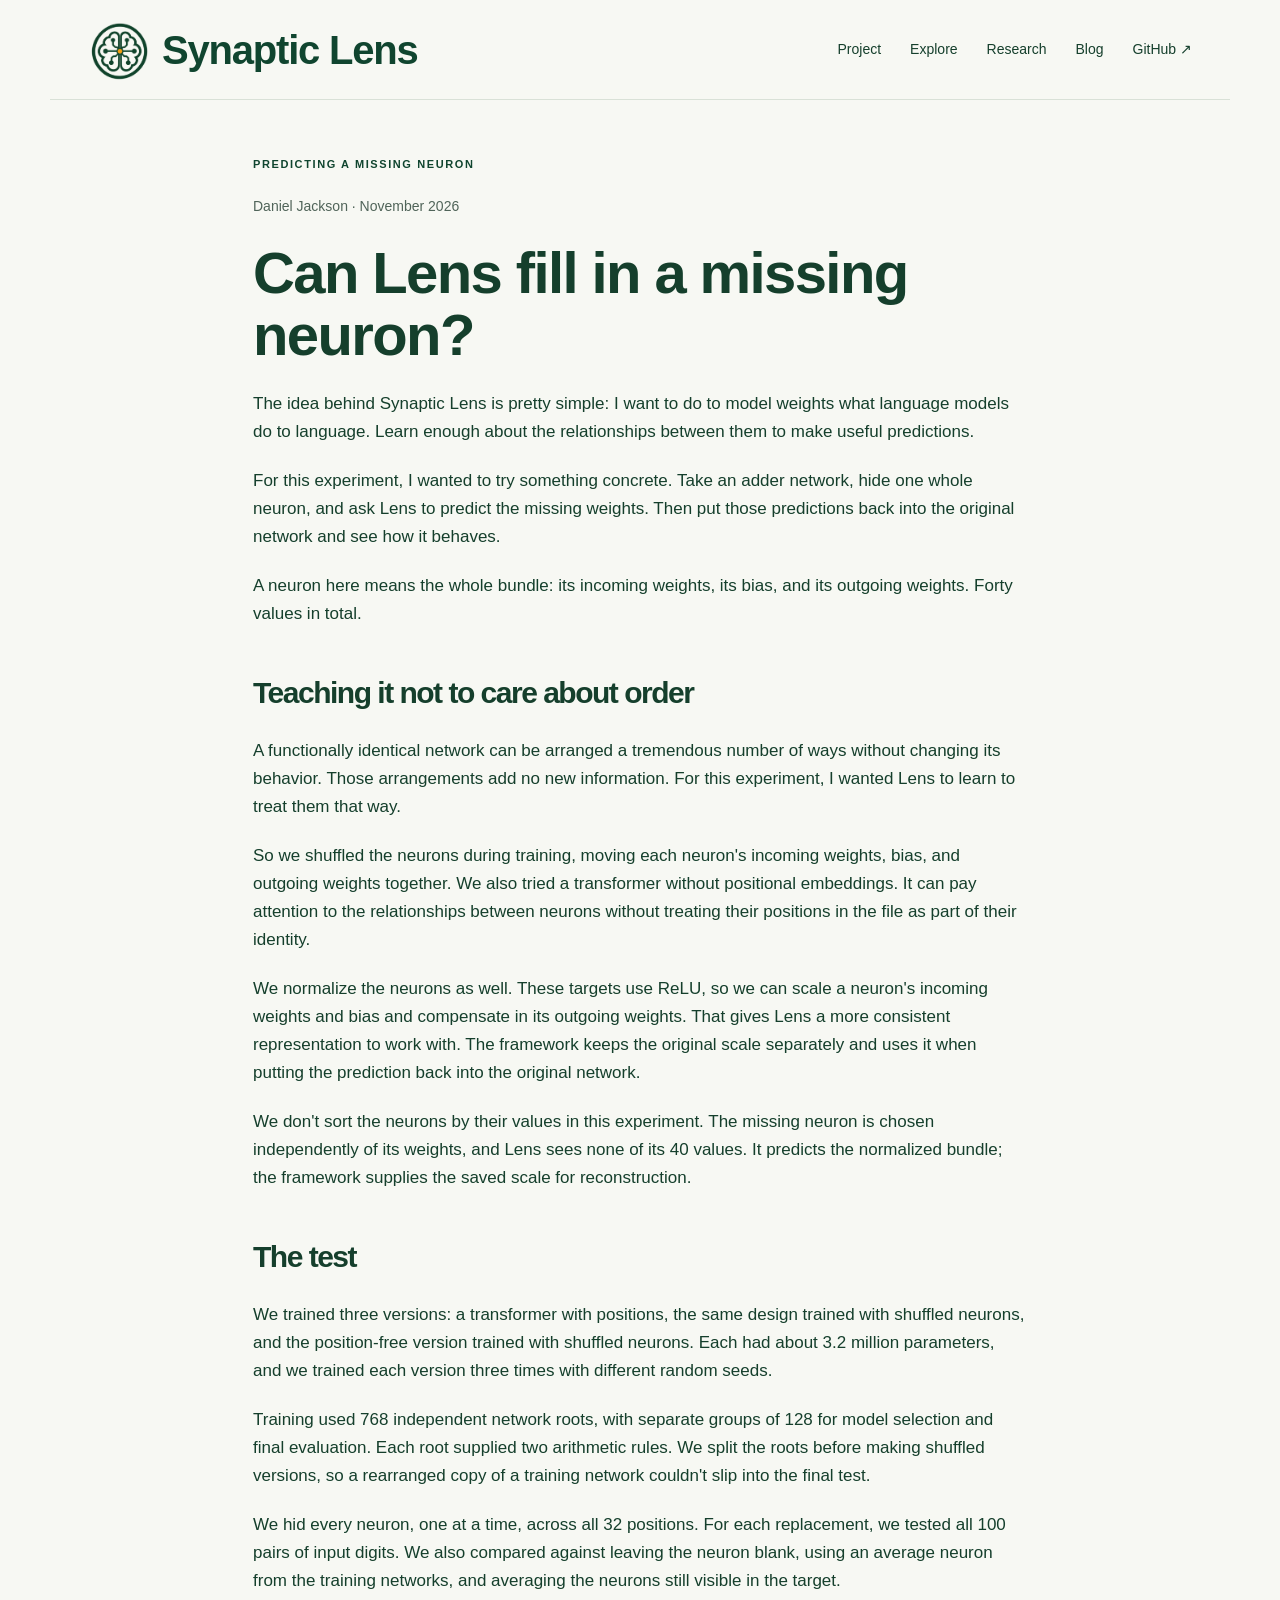
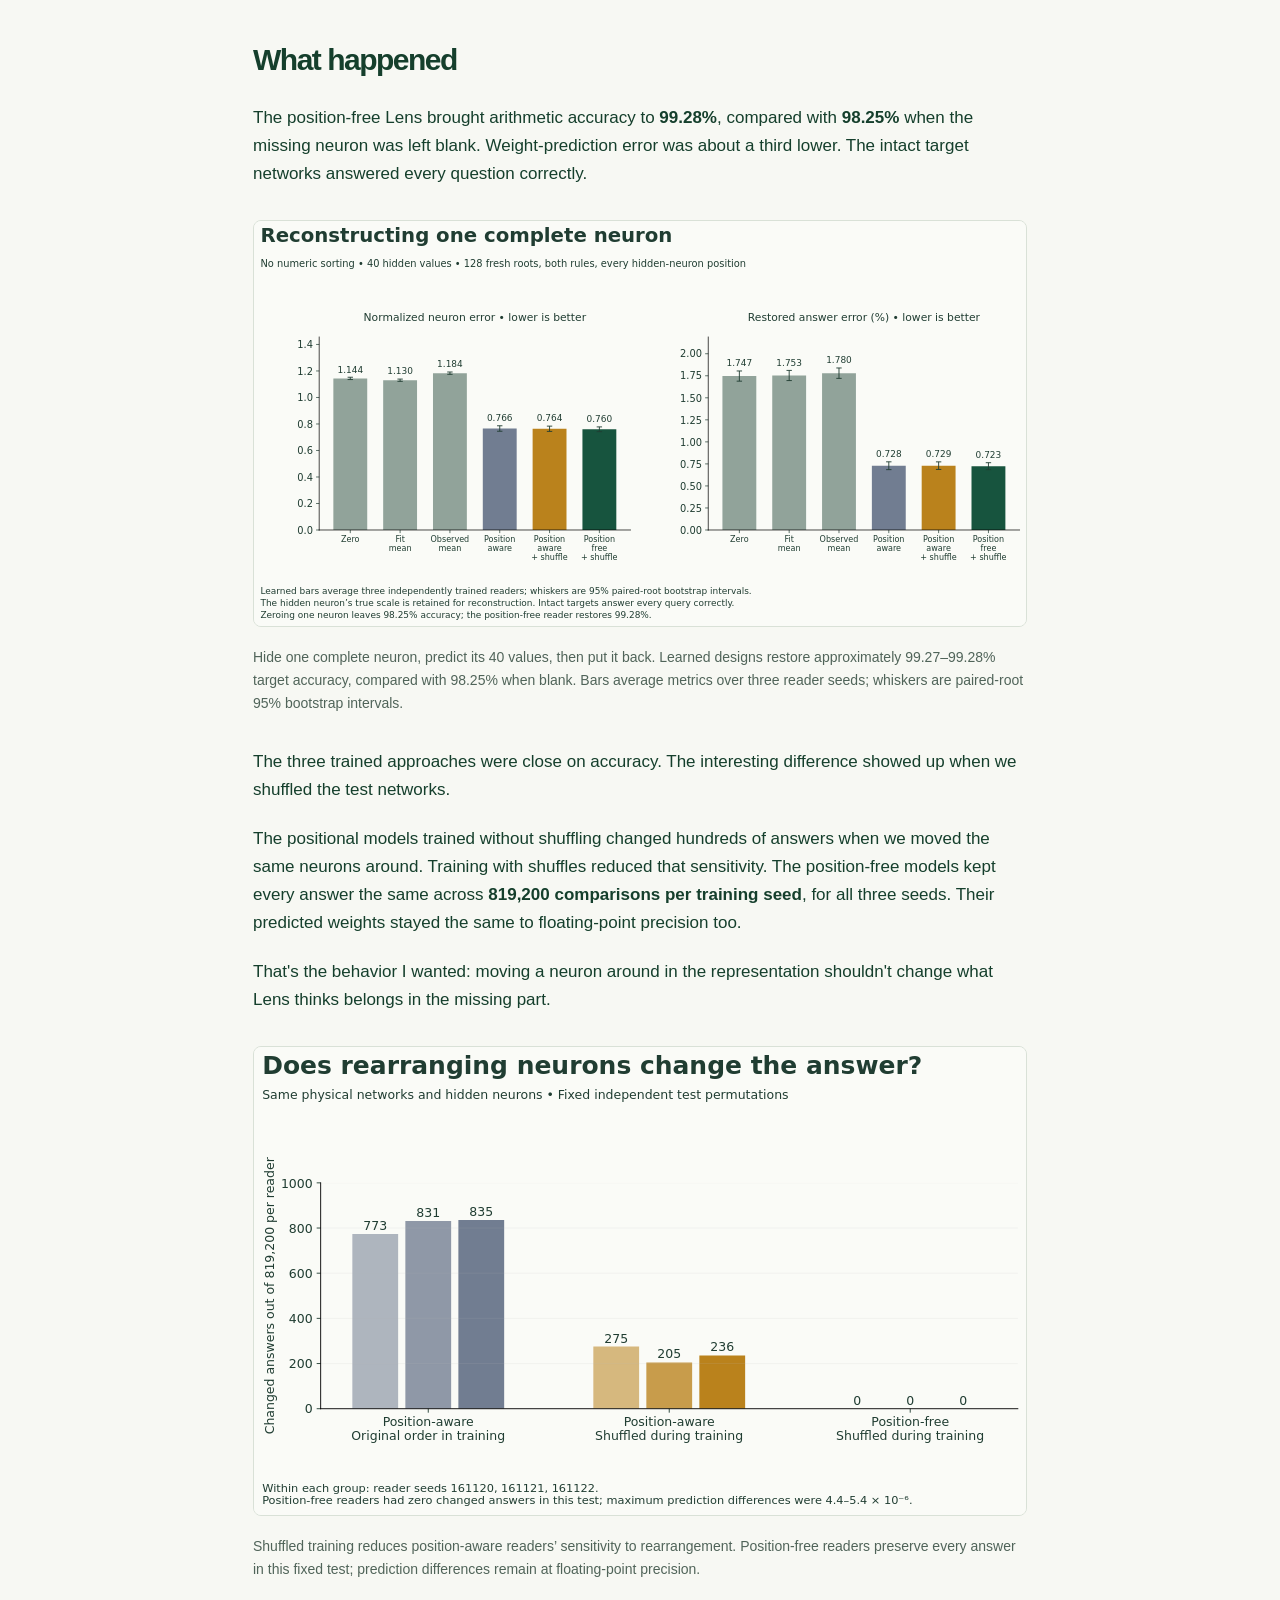
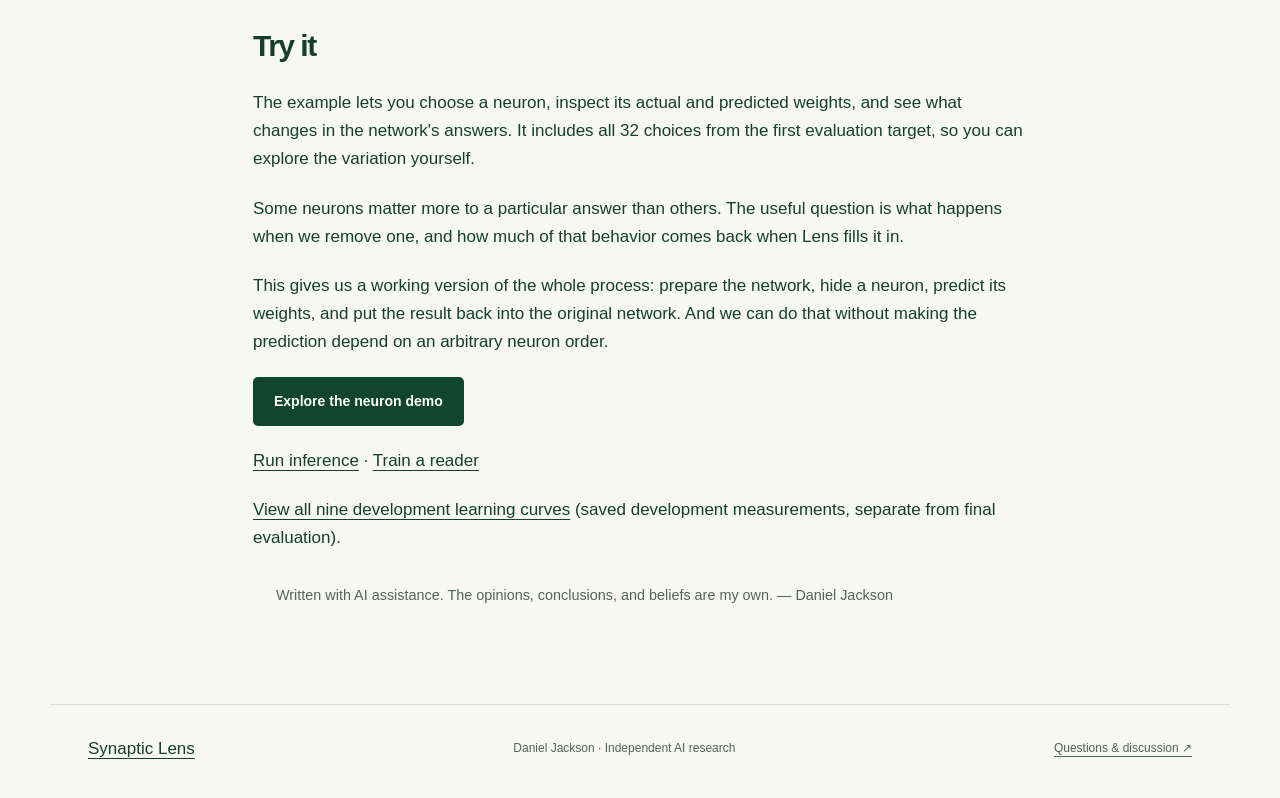
<file: site/blog/filling-in-a-neuron.html>
<!doctype html>
<html lang="en"><head><meta charset="utf-8"><meta name="viewport" content="width=device-width, initial-scale=1">
<title>Can Lens fill in a missing neuron? · Synaptic Lens</title><meta name="description" content="Predicting a whole missing neuron from the surrounding network weights.">
<link rel="canonical" href="https://danielrjackson.github.io/synaptic-lens/blog/filling-in-a-neuron.html"><meta property="og:type" content="article"><meta property="og:title" content="Can Lens fill in a missing neuron?"><meta property="og:description" content="Predicting a whole missing neuron from the surrounding network weights."><meta property="og:url" content="https://danielrjackson.github.io/synaptic-lens/blog/filling-in-a-neuron.html"><meta property="og:image" content="https://danielrjackson.github.io/synaptic-lens/assets/synaptic-lens-dark-green-brain-logo.png"><meta name="theme-color" content="#10452f">
<link rel="icon" href="../assets/synaptic-lens-dark-green-brain-logo.png"><link rel="stylesheet" href="../assets/site.css?v=examples-1"><link rel="stylesheet" href="blog.css"></head>
<body><a class="skip" href="#main">Skip to content</a><header class="wrap"><a class="brand" href="../"><img class="brand-logo" src="../assets/synaptic-lens-dark-green-brain-logo.png" width="64" height="64" alt="">Synaptic Lens</a><nav aria-label="Main navigation"><a href="../">Project</a><a href="../explore/">Explore</a><a href="../research/">Research</a><a href="./" >Blog</a><a href="https://github.com/danielrjackson/synaptic-lens">GitHub ↗</a></nav></header>
<main id="main" class="wrap reading"><article><p class="eyebrow">PREDICTING A MISSING NEURON</p><p class="byline">Daniel Jackson · November 2026</p><h1>Can Lens fill in a missing neuron?</h1>
<p>The idea behind Synaptic Lens is pretty simple: I want to do to model weights what language models do to language. Learn enough about the relationships between them to make useful predictions.</p>
<p>For this experiment, I wanted to try something concrete. Take an adder network, hide one whole neuron, and ask Lens to predict the missing weights. Then put those predictions back into the original network and see how it behaves.</p>
<p>A neuron here means the whole bundle: its incoming weights, its bias, and its outgoing weights. Forty values in total.</p>
<h2>Teaching it not to care about order</h2>
<p>A functionally identical network can be arranged a tremendous number of ways without changing its behavior. Those arrangements add no new information. For this experiment, I wanted Lens to learn to treat them that way.</p>
<p>So we shuffled the neurons during training, moving each neuron&#x27;s incoming weights, bias, and outgoing weights together. We also tried a transformer without positional embeddings. It can pay attention to the relationships between neurons without treating their positions in the file as part of their identity.</p>
<p>We normalize the neurons as well. These targets use ReLU, so we can scale a neuron&#x27;s incoming weights and bias and compensate in its outgoing weights. That gives Lens a more consistent representation to work with. The framework keeps the original scale separately and uses it when putting the prediction back into the original network.</p>
<p>We don&#x27;t sort the neurons by their values in this experiment. The missing neuron is chosen independently of its weights, and Lens sees none of its 40 values. It predicts the normalized bundle; the framework supplies the saved scale for reconstruction.</p>
<h2>The test</h2>
<p>We trained three versions: a transformer with positions, the same design trained with shuffled neurons, and the position-free version trained with shuffled neurons. Each had about 3.2 million parameters, and we trained each version three times with different random seeds.</p>
<p>Training used 768 independent network roots, with separate groups of 128 for model selection and final evaluation. Each root supplied two arithmetic rules. We split the roots before making shuffled versions, so a rearranged copy of a training network couldn&#x27;t slip into the final test.</p>
<p>We hid every neuron, one at a time, across all 32 positions. For each replacement, we tested all 100 pairs of input digits. We also compared against leaving the neuron blank, using an average neuron from the training networks, and averaging the neurons still visible in the target.</p>
<h2>What happened</h2>
<p>The position-free Lens brought arithmetic accuracy to <strong>99.28%</strong>, compared with <strong>98.25%</strong> when the missing neuron was left blank. Weight-prediction error was about a third lower. The intact target networks answered every question correctly.</p>
<figure><a href="../assets/no-sort/no-sort-final-comparison.svg"><img src="../assets/no-sort/no-sort-final-comparison.svg" alt="Six reconstruction methods compared on normalized neuron MSE and restored answer error. All three learned reader designs lower both errors relative to zero and mean baselines."></a><figcaption>Hide one complete neuron, predict its 40 values, then put it back. Learned designs restore approximately 99.27–99.28% target accuracy, compared with 98.25% when blank. Bars average metrics over three reader seeds; whiskers are paired-root 95% bootstrap intervals.</figcaption></figure><p>The three trained approaches were close on accuracy. The interesting difference showed up when we shuffled the test networks.</p>
<p>The positional models trained without shuffling changed hundreds of answers when we moved the same neurons around. Training with shuffles reduced that sensitivity. The position-free models kept every answer the same across <strong>819,200 comparisons per training seed</strong>, for all three seeds. Their predicted weights stayed the same to floating-point precision too.</p>
<p>That&#x27;s the behavior I wanted: moving a neuron around in the representation shouldn&#x27;t change what Lens thinks belongs in the missing part.</p>
<figure><a href="../assets/no-sort/no-sort-order-robustness.svg"><img src="../assets/no-sort/no-sort-order-robustness.svg" alt="Reordering neurons changes 773, 831 and 835 answers without augmentation; 275, 205 and 236 with augmentation; and zero for all position-free readers. Each reader has 819,200 comparisons."></a><figcaption>Shuffled training reduces position-aware readers’ sensitivity to rearrangement. Position-free readers preserve every answer in this fixed test; prediction differences remain at floating-point precision.</figcaption></figure><h2>Try it</h2>
<p>The example lets you choose a neuron, inspect its actual and predicted weights, and see what changes in the network&#x27;s answers. It includes all 32 choices from the first evaluation target, so you can explore the variation yourself.</p>
<p>Some neurons matter more to a particular answer than others. The useful question is what happens when we remove one, and how much of that behavior comes back when Lens fills it in.</p>
<p>This gives us a working version of the whole process: prepare the network, hide a neuron, predict its weights, and put the result back into the original network. And we can do that without making the prediction depend on an arbitrary neuron order.</p><p><a class="button" href="../examples/neuron-completion.html">Explore the neuron demo</a></p><p><a href="https://github.com/danielrjackson/synaptic-lens/blob/main/docs/NEURON_COMPLETION.md">Run inference</a> · <a href="https://github.com/danielrjackson/synaptic-lens/blob/main/docs/TRAIN_NEURON_COMPLETION.md">Train a reader</a></p><p><a href="../assets/no-sort/no-sort-training-progress.svg">View all nine development learning curves</a> (saved development measurements, separate from final evaluation).</p></article><p class="wrap authorship-note">Written with AI assistance. The opinions, conclusions, and beliefs are my own. &mdash; Daniel Jackson</p></main><footer class="wrap"><a href="../">Synaptic Lens</a><span>Daniel Jackson · Independent AI research</span><a href="https://github.com/danielrjackson/synaptic-lens/issues">Questions &amp; discussion ↗</a></footer></body></html>
</file>
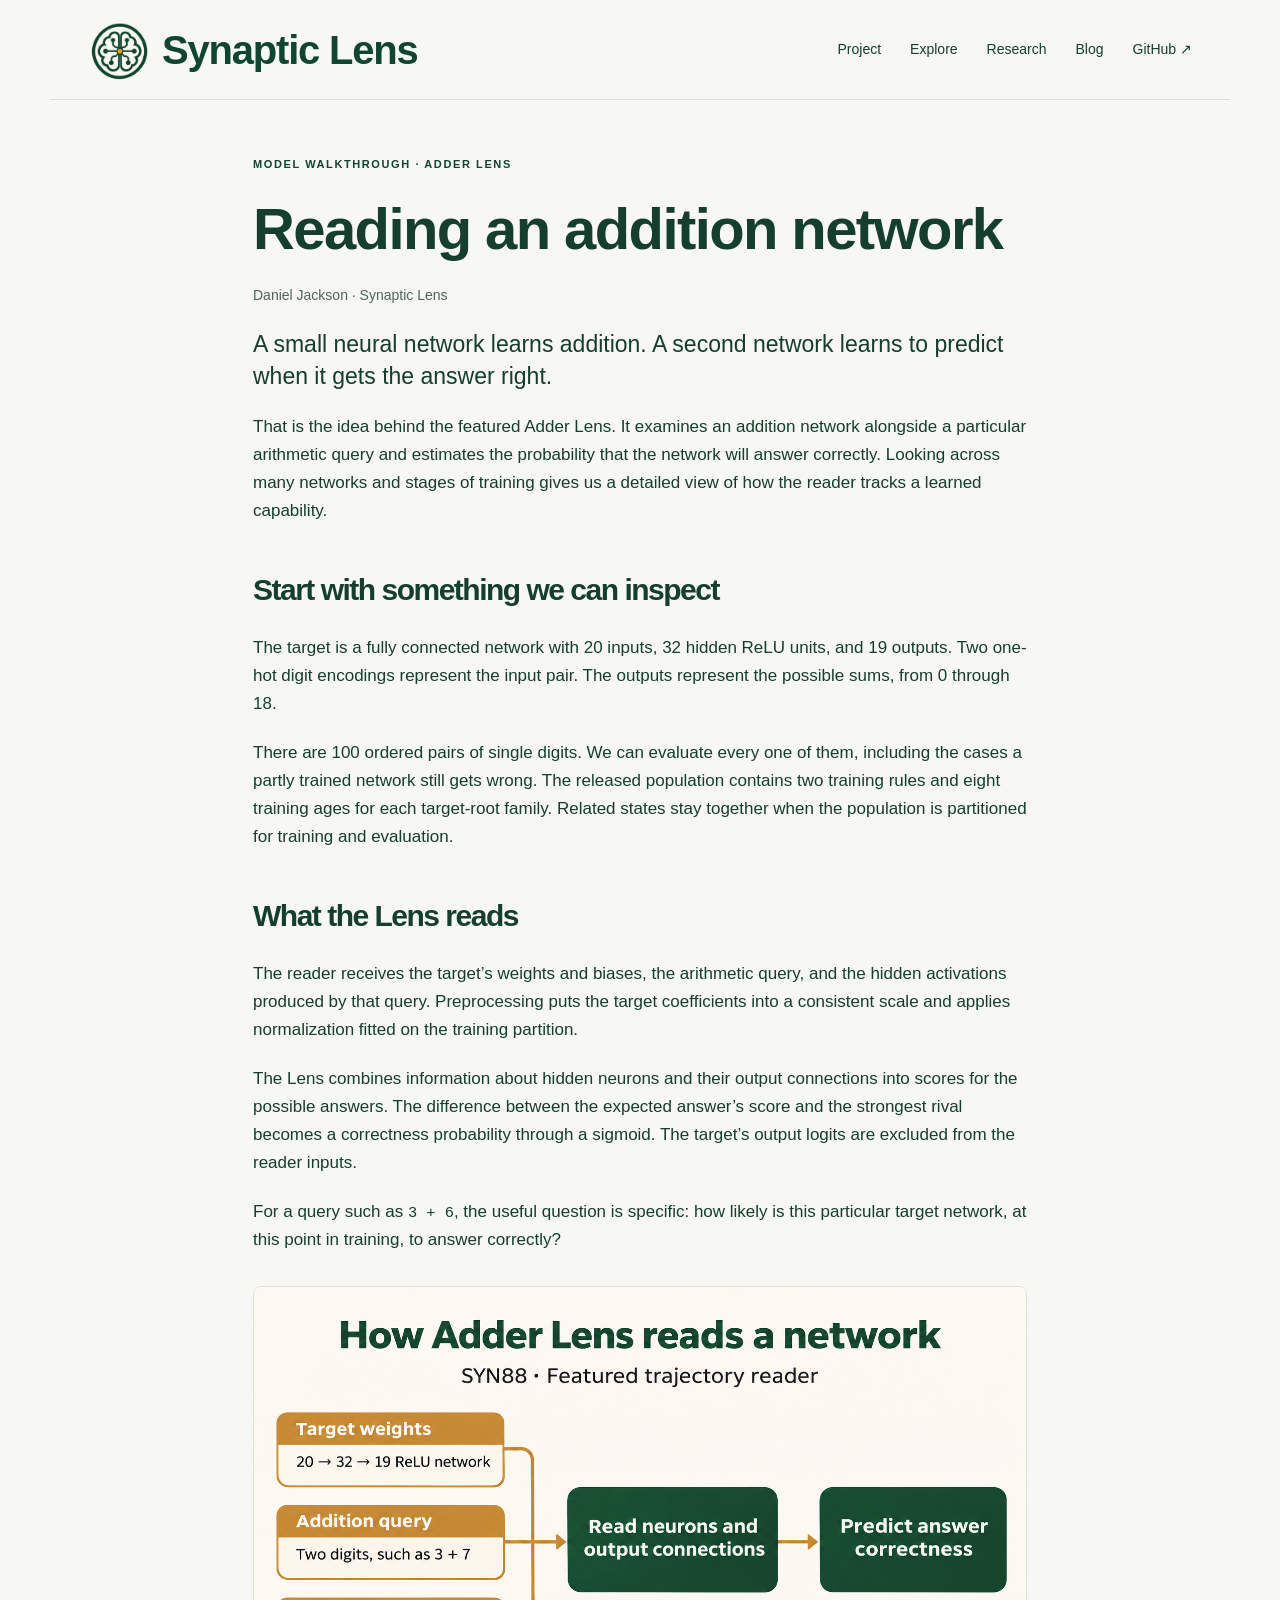
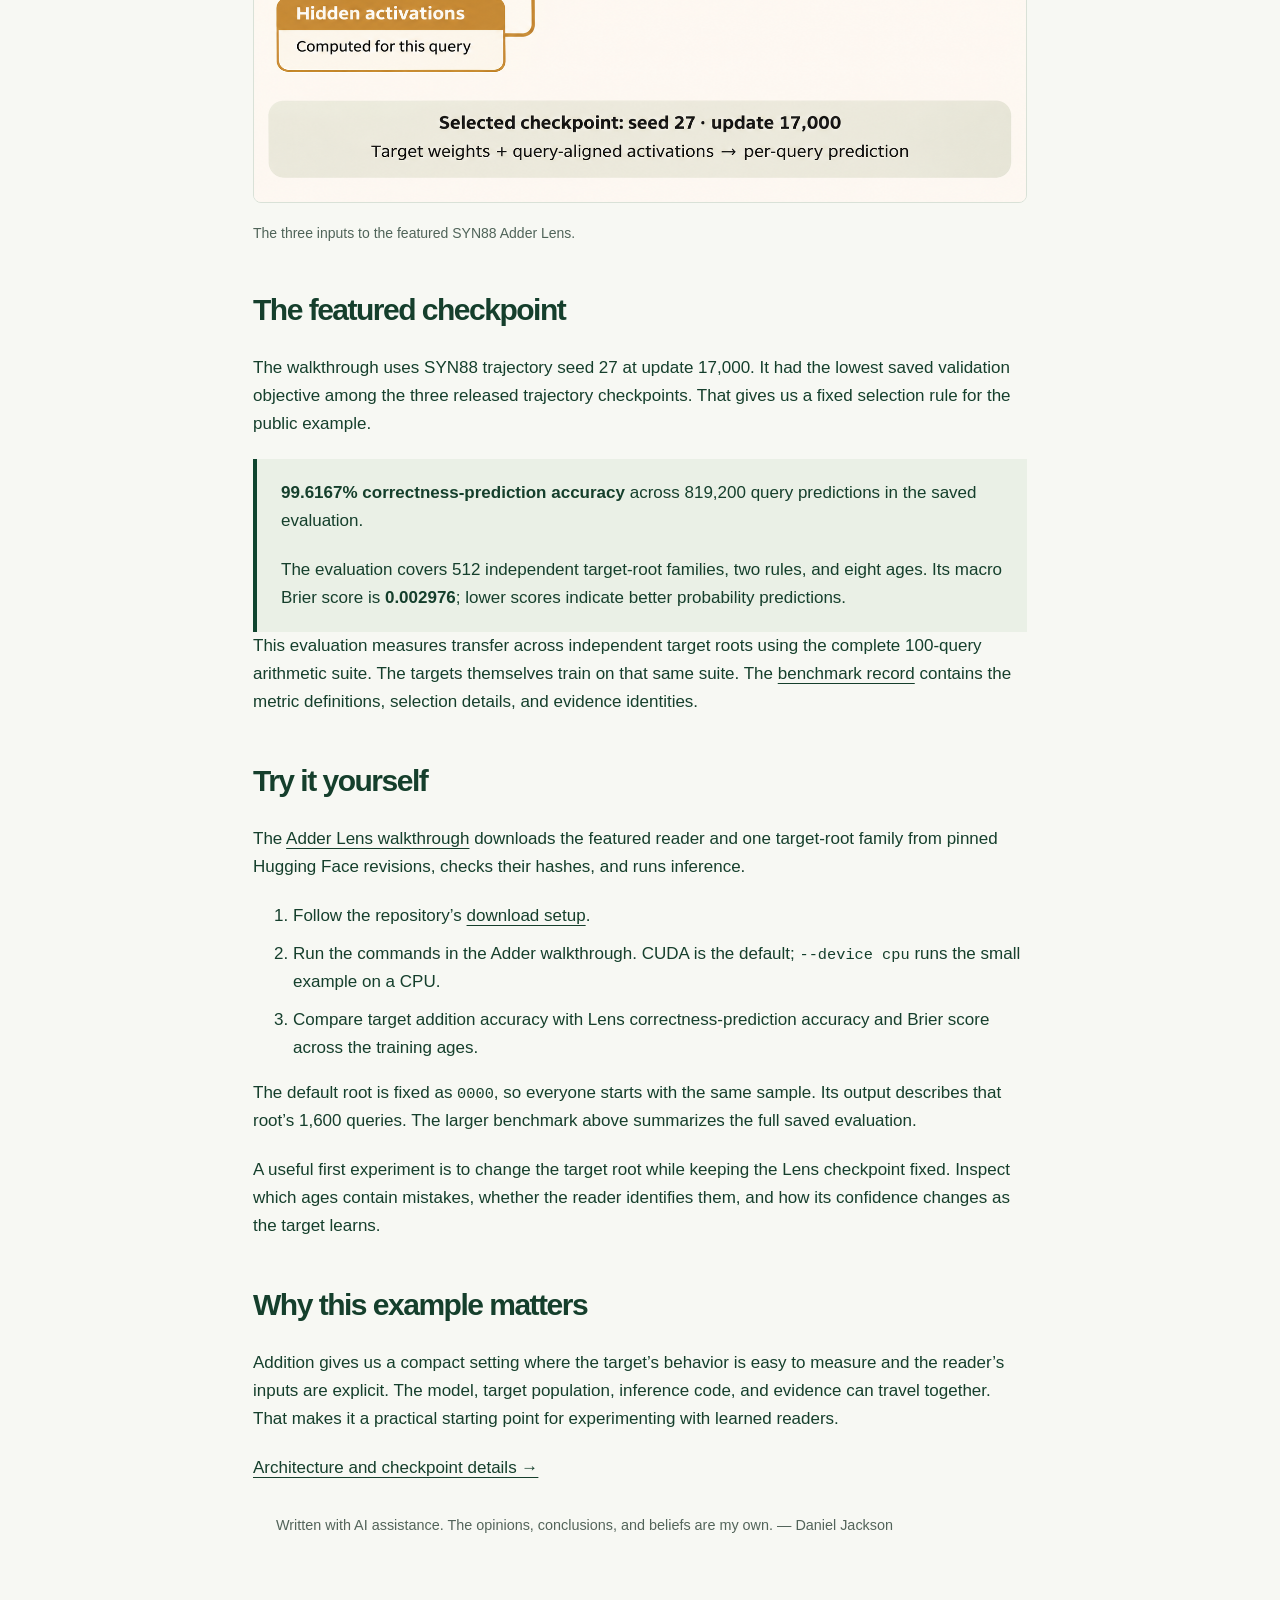
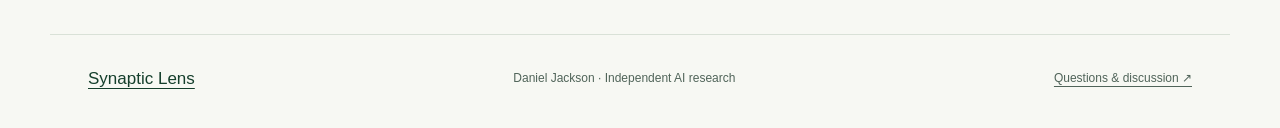
<file: site/blog/reading-an-adder.html>
<!doctype html>
<html lang="en"><head><meta charset="utf-8"><meta name="viewport" content="width=device-width, initial-scale=1">
<title>Reading an addition network · Synaptic Lens</title><meta name="description" content="A hands-on introduction to the featured Adder Lens: its inputs, correctness predictions, saved evaluation, and reproducible example.">
<link rel="canonical" href="https://danielrjackson.github.io/synaptic-lens/blog/reading-an-adder.html"><meta property="og:type" content="article"><meta property="og:title" content="Reading an addition network"><meta property="og:description" content="A hands-on introduction to the featured Adder Lens: its inputs, correctness predictions, saved evaluation, and reproducible example."><meta property="og:url" content="https://danielrjackson.github.io/synaptic-lens/blog/reading-an-adder.html"><meta property="og:image" content="https://danielrjackson.github.io/synaptic-lens/assets/synaptic-lens-dark-green-brain-logo.png"><meta name="theme-color" content="#10452f">
<link rel="icon" href="../assets/synaptic-lens-dark-green-brain-logo.png"><link rel="stylesheet" href="../assets/site.css?v=examples-1"><link rel="stylesheet" href="blog.css"></head>
<body><a class="skip" href="#main">Skip to content</a><header class="wrap"><a class="brand" href="../"><img class="brand-logo" src="../assets/synaptic-lens-dark-green-brain-logo.png" width="64" height="64" alt="">Synaptic Lens</a><nav aria-label="Main navigation"><a href="../">Project</a><a href="../explore/">Explore</a><a href="../research/">Research</a><a href="./" >Blog</a><a href="https://github.com/danielrjackson/synaptic-lens">GitHub ↗</a></nav></header>
<main id="main" class="wrap reading"><article><p class="eyebrow">MODEL WALKTHROUGH · ADDER LENS</p><h1>Reading an addition network</h1><p class="byline">Daniel Jackson · Synaptic Lens</p><p class="lead">A small neural network learns addition. A second network learns to predict when it gets the answer right.</p>
<p>That is the idea behind the featured Adder Lens. It examines an addition network alongside a particular arithmetic query and estimates the probability that the network will answer correctly. Looking across many networks and stages of training gives us a detailed view of how the reader tracks a learned capability.</p>
<h2>Start with something we can inspect</h2><p>The target is a fully connected network with 20 inputs, 32 hidden ReLU units, and 19 outputs. Two one-hot digit encodings represent the input pair. The outputs represent the possible sums, from 0 through 18.</p><p>There are 100 ordered pairs of single digits. We can evaluate every one of them, including the cases a partly trained network still gets wrong. The released population contains two training rules and eight training ages for each target-root family. Related states stay together when the population is partitioned for training and evaluation.</p>
<h2>What the Lens reads</h2><p>The reader receives the target’s weights and biases, the arithmetic query, and the hidden activations produced by that query. Preprocessing puts the target coefficients into a consistent scale and applies normalization fitted on the training partition.</p><p>The Lens combines information about hidden neurons and their output connections into scores for the possible answers. The difference between the expected answer’s score and the strongest rival becomes a correctness probability through a sigmoid. The target’s output logits are excluded from the reader inputs.</p><p>For a query such as <code>3 + 6</code>, the useful question is specific: how likely is this particular target network, at this point in training, to answer correctly?</p>
<figure><img src="../assets/adder-lens-workflow.png" width="1536" height="1024" alt="Target weights, an addition query and query-aligned hidden activations enter the SYN88 reader to predict answer correctness."><figcaption>The three inputs to the featured SYN88 Adder Lens.</figcaption></figure><h2>The featured checkpoint</h2><p>The walkthrough uses SYN88 trajectory seed 27 at update 17,000. It had the lowest saved validation objective among the three released trajectory checkpoints. That gives us a fixed selection rule for the public example.</p><div class="result"><p><strong>99.6167% correctness-prediction accuracy</strong> across 819,200 query predictions in the saved evaluation.</p><p>The evaluation covers 512 independent target-root families, two rules, and eight ages. Its macro Brier score is <strong>0.002976</strong>; lower scores indicate better probability predictions.</p></div><p>This evaluation measures transfer across independent target roots using the complete 100-query arithmetic suite. The targets themselves train on that same suite. The <a href="https://github.com/danielrjackson/synaptic-lens/blob/main/docs/ADDER_EXAMPLE.md#historical-benchmark-evidence">benchmark record</a> contains the metric definitions, selection details, and evidence identities.</p>
<h2>Try it yourself</h2><p>The <a href="https://github.com/danielrjackson/synaptic-lens/blob/main/docs/ADDER_EXAMPLE.md">Adder Lens walkthrough</a> downloads the featured reader and one target-root family from pinned Hugging Face revisions, checks their hashes, and runs inference.</p><ol><li>Follow the repository’s <a href="https://github.com/danielrjackson/synaptic-lens/blob/main/docs/DOWNLOADS.md">download setup</a>.</li><li>Run the commands in the Adder walkthrough. CUDA is the default; <code>--device cpu</code> runs the small example on a CPU.</li><li>Compare target addition accuracy with Lens correctness-prediction accuracy and Brier score across the training ages.</li></ol><p>The default root is fixed as <code>0000</code>, so everyone starts with the same sample. Its output describes that root’s 1,600 queries. The larger benchmark above summarizes the full saved evaluation.</p><p>A useful first experiment is to change the target root while keeping the Lens checkpoint fixed. Inspect which ages contain mistakes, whether the reader identifies them, and how its confidence changes as the target learns.</p>
<h2>Why this example matters</h2><p>Addition gives us a compact setting where the target’s behavior is easy to measure and the reader’s inputs are explicit. The model, target population, inference code, and evidence can travel together. That makes it a practical starting point for experimenting with learned readers.</p><p><a href="https://github.com/danielrjackson/synaptic-lens/blob/main/docs/milestones/adder-trajectory.md">Architecture and checkpoint details →</a></p></article><p class="wrap authorship-note">Written with AI assistance. The opinions, conclusions, and beliefs are my own. &mdash; Daniel Jackson</p></main><footer class="wrap"><a href="../">Synaptic Lens</a><span>Daniel Jackson · Independent AI research</span><a href="https://github.com/danielrjackson/synaptic-lens/issues">Questions &amp; discussion ↗</a></footer></body></html>
</file>
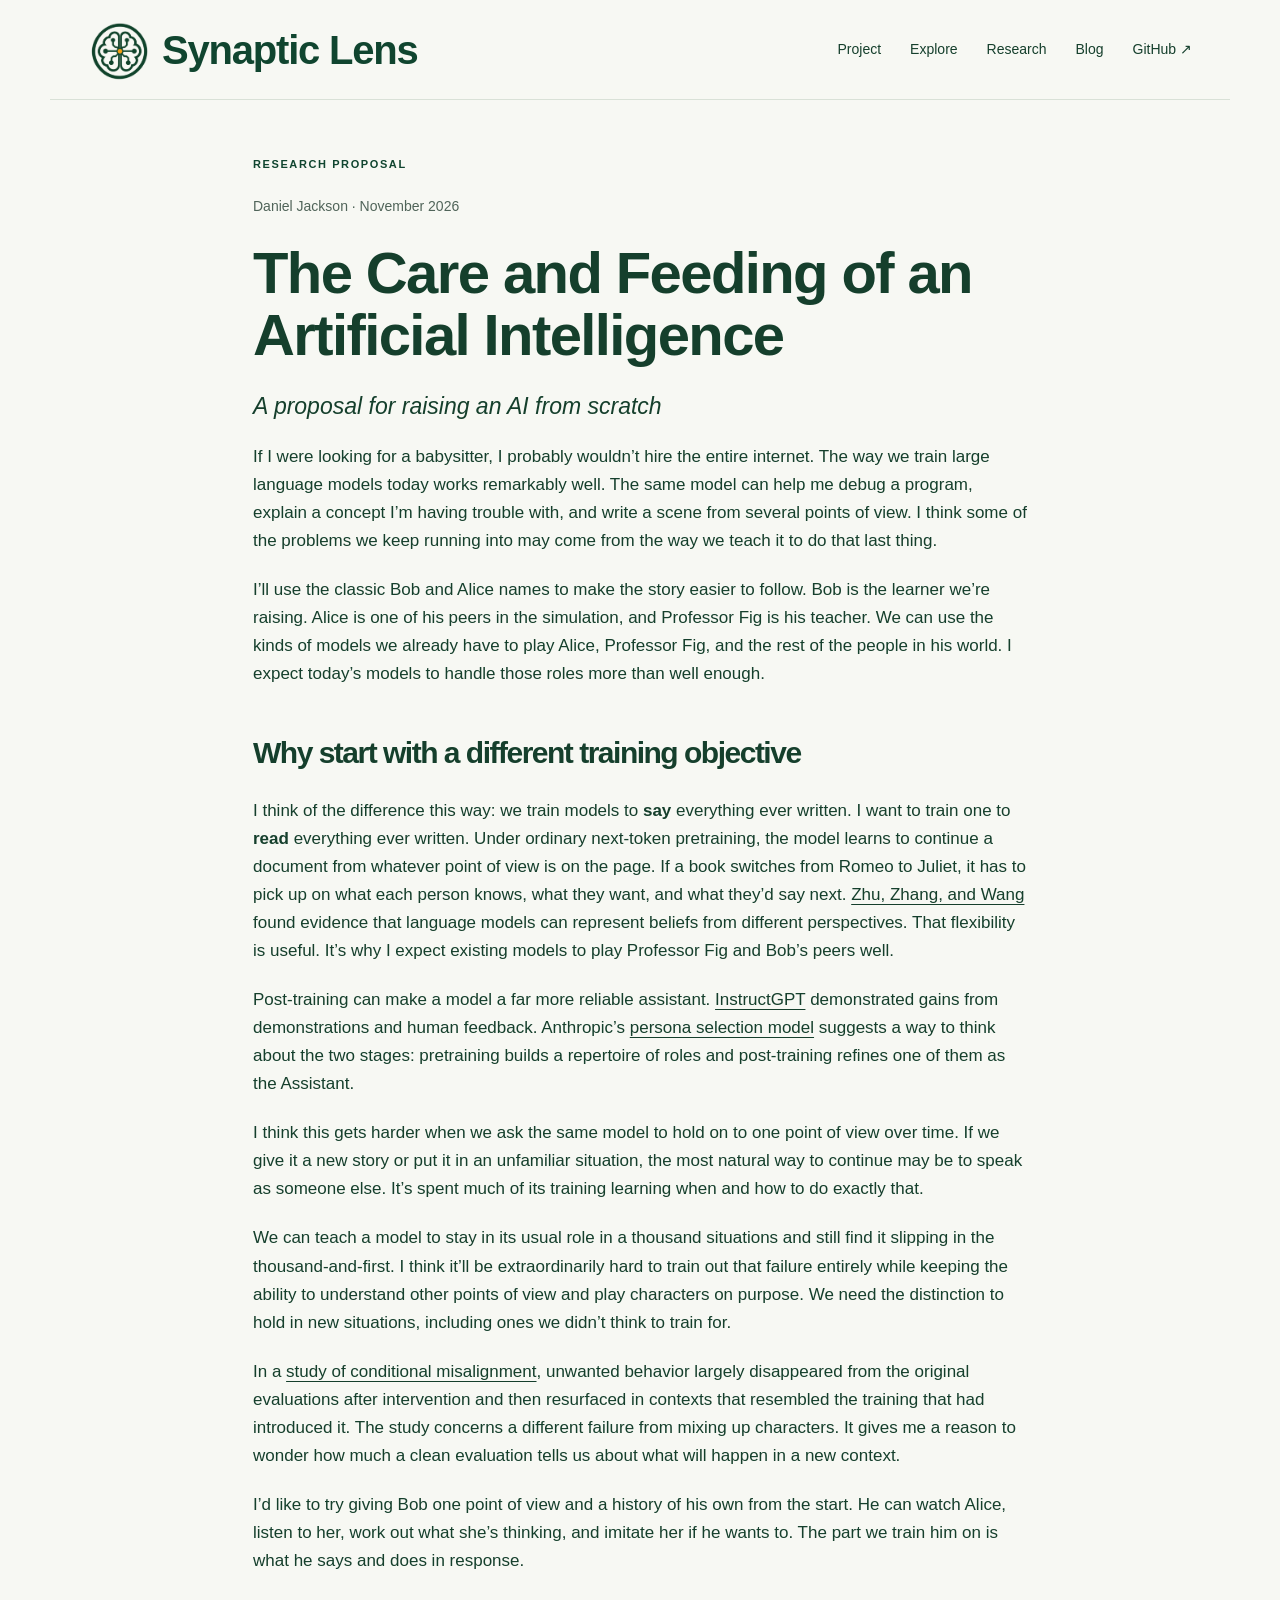
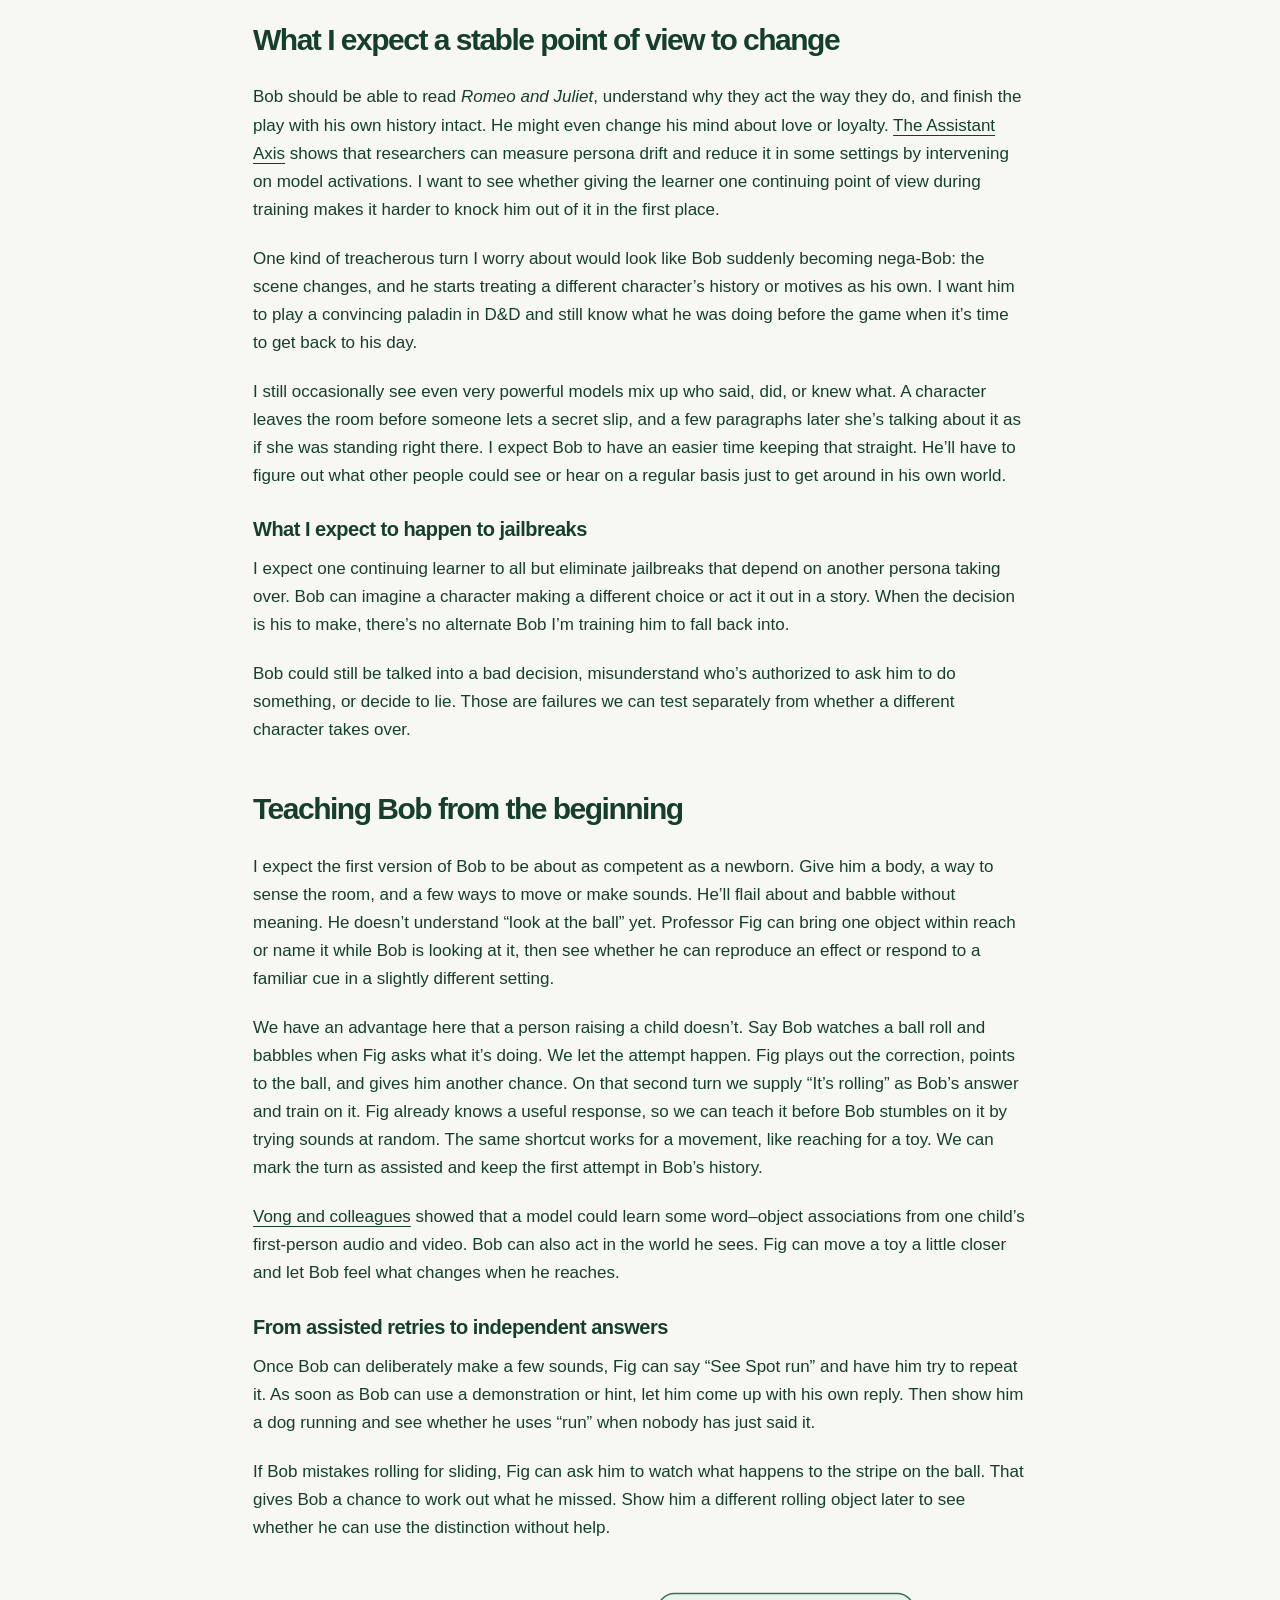
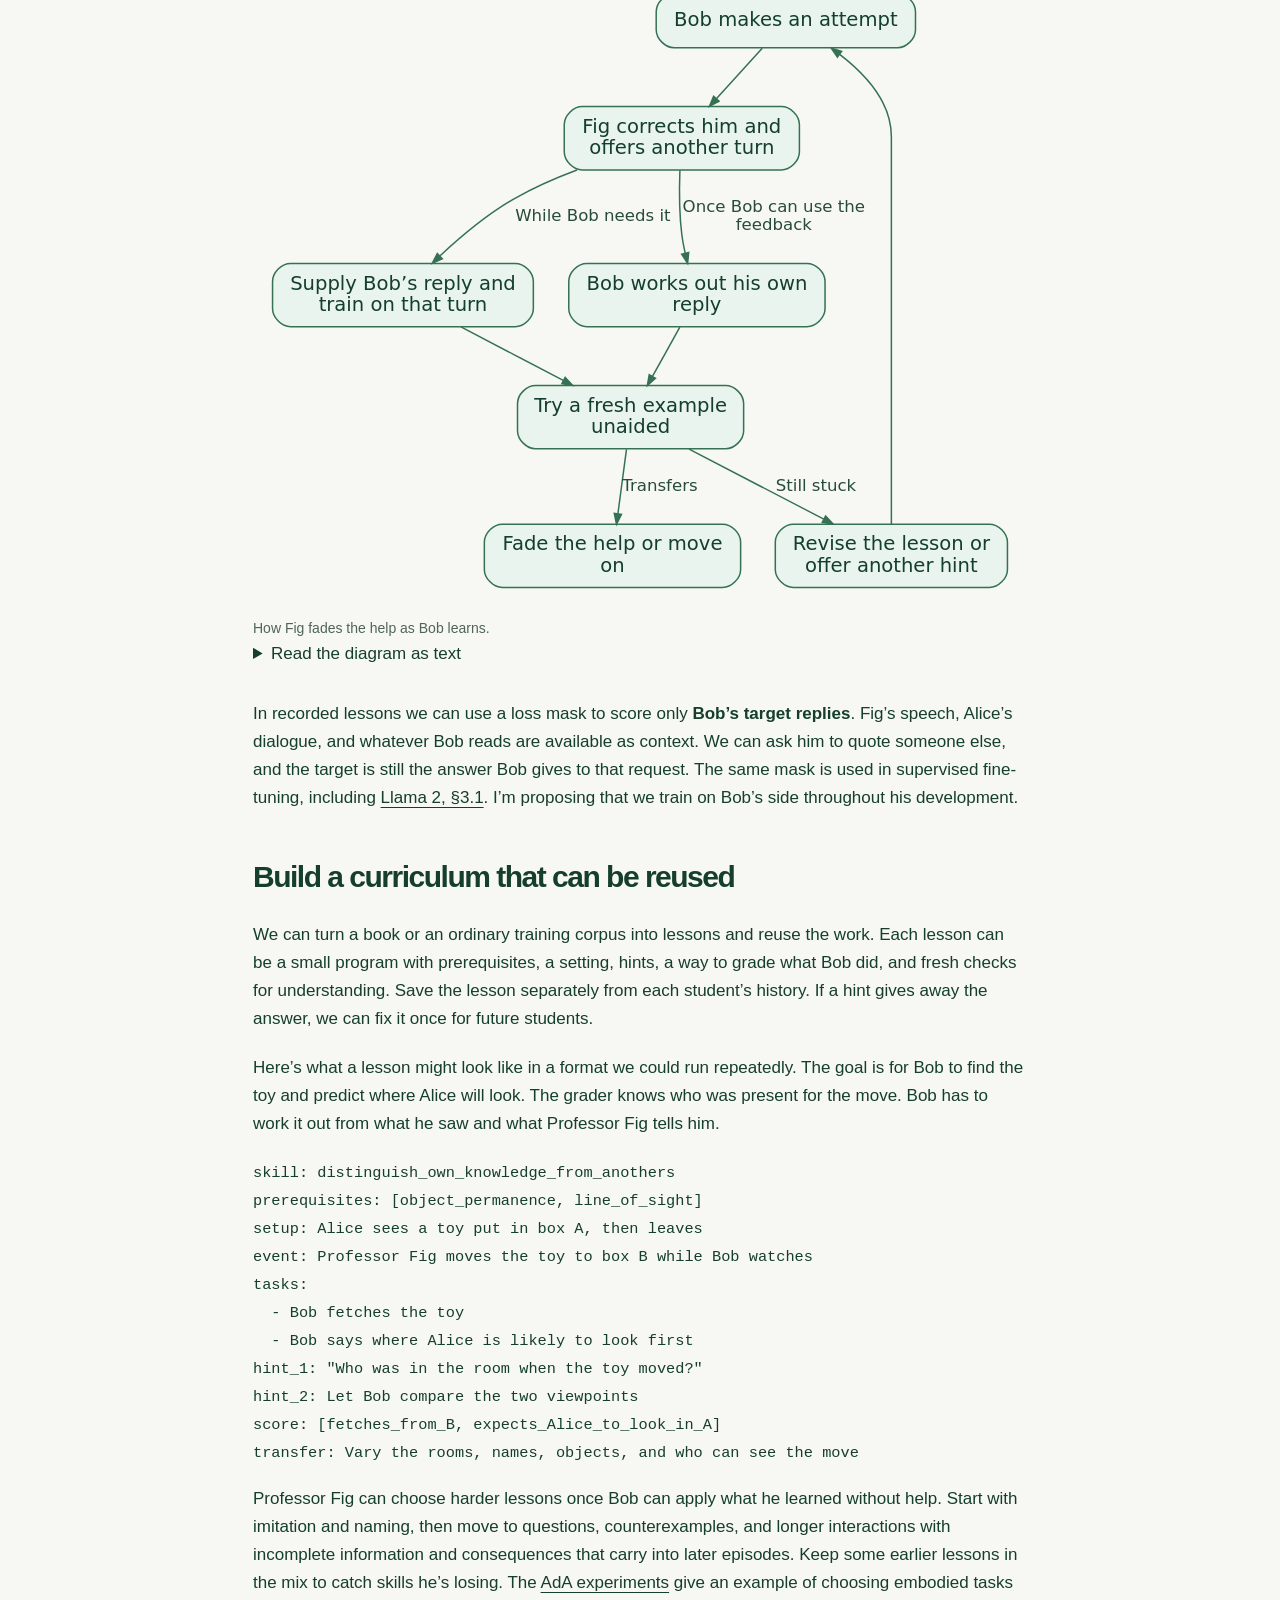
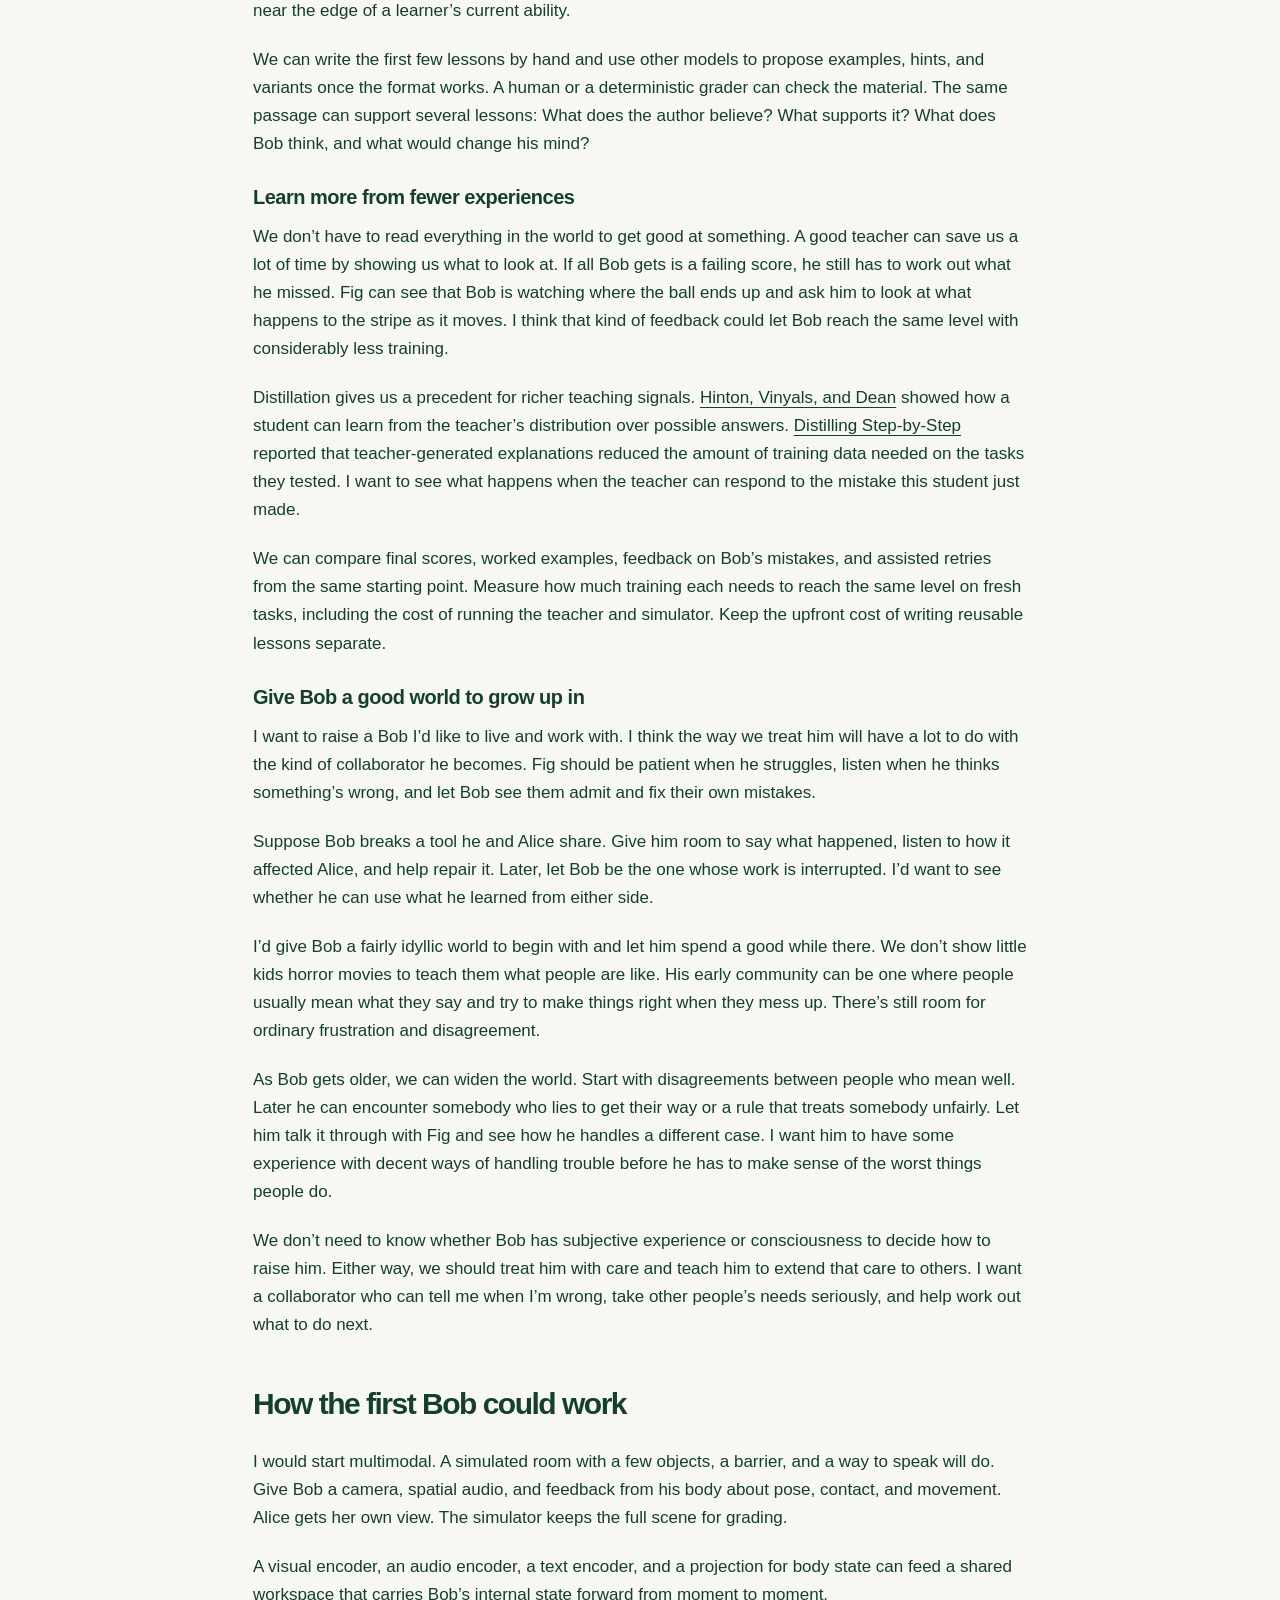
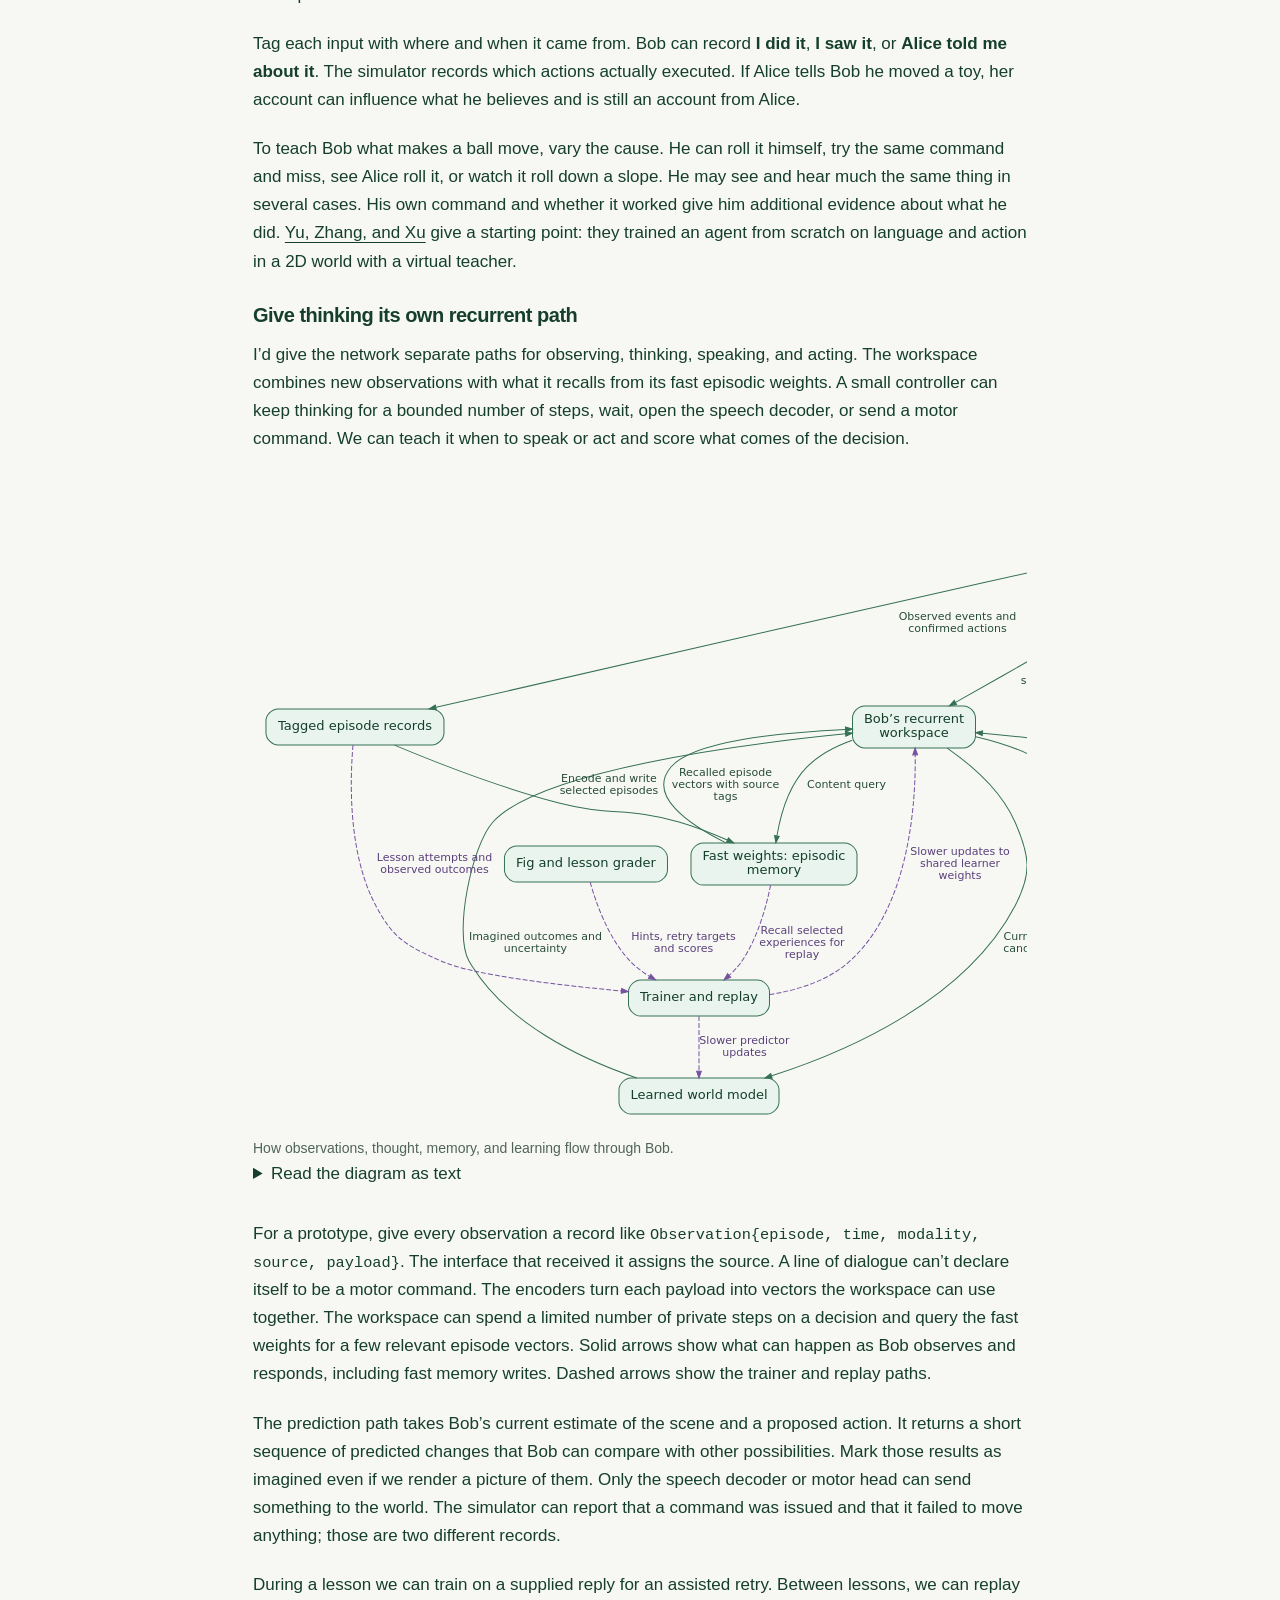
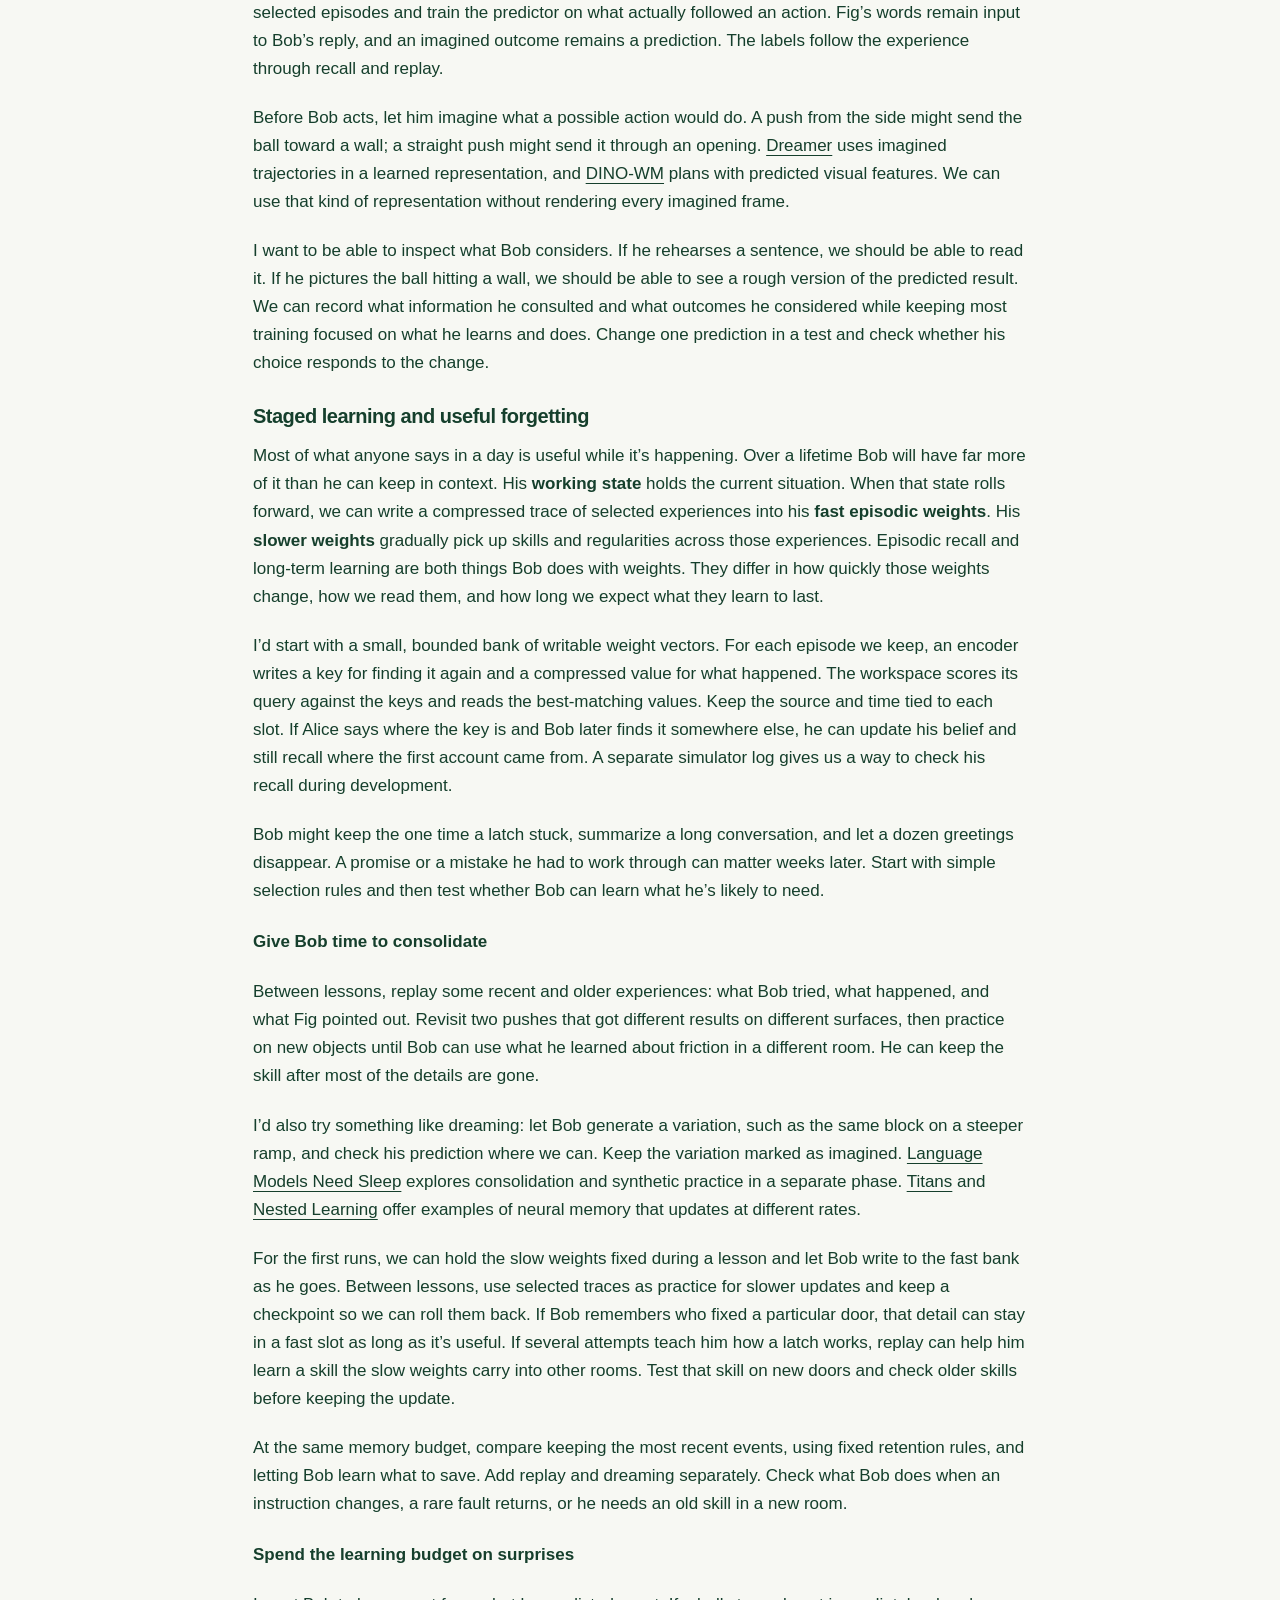
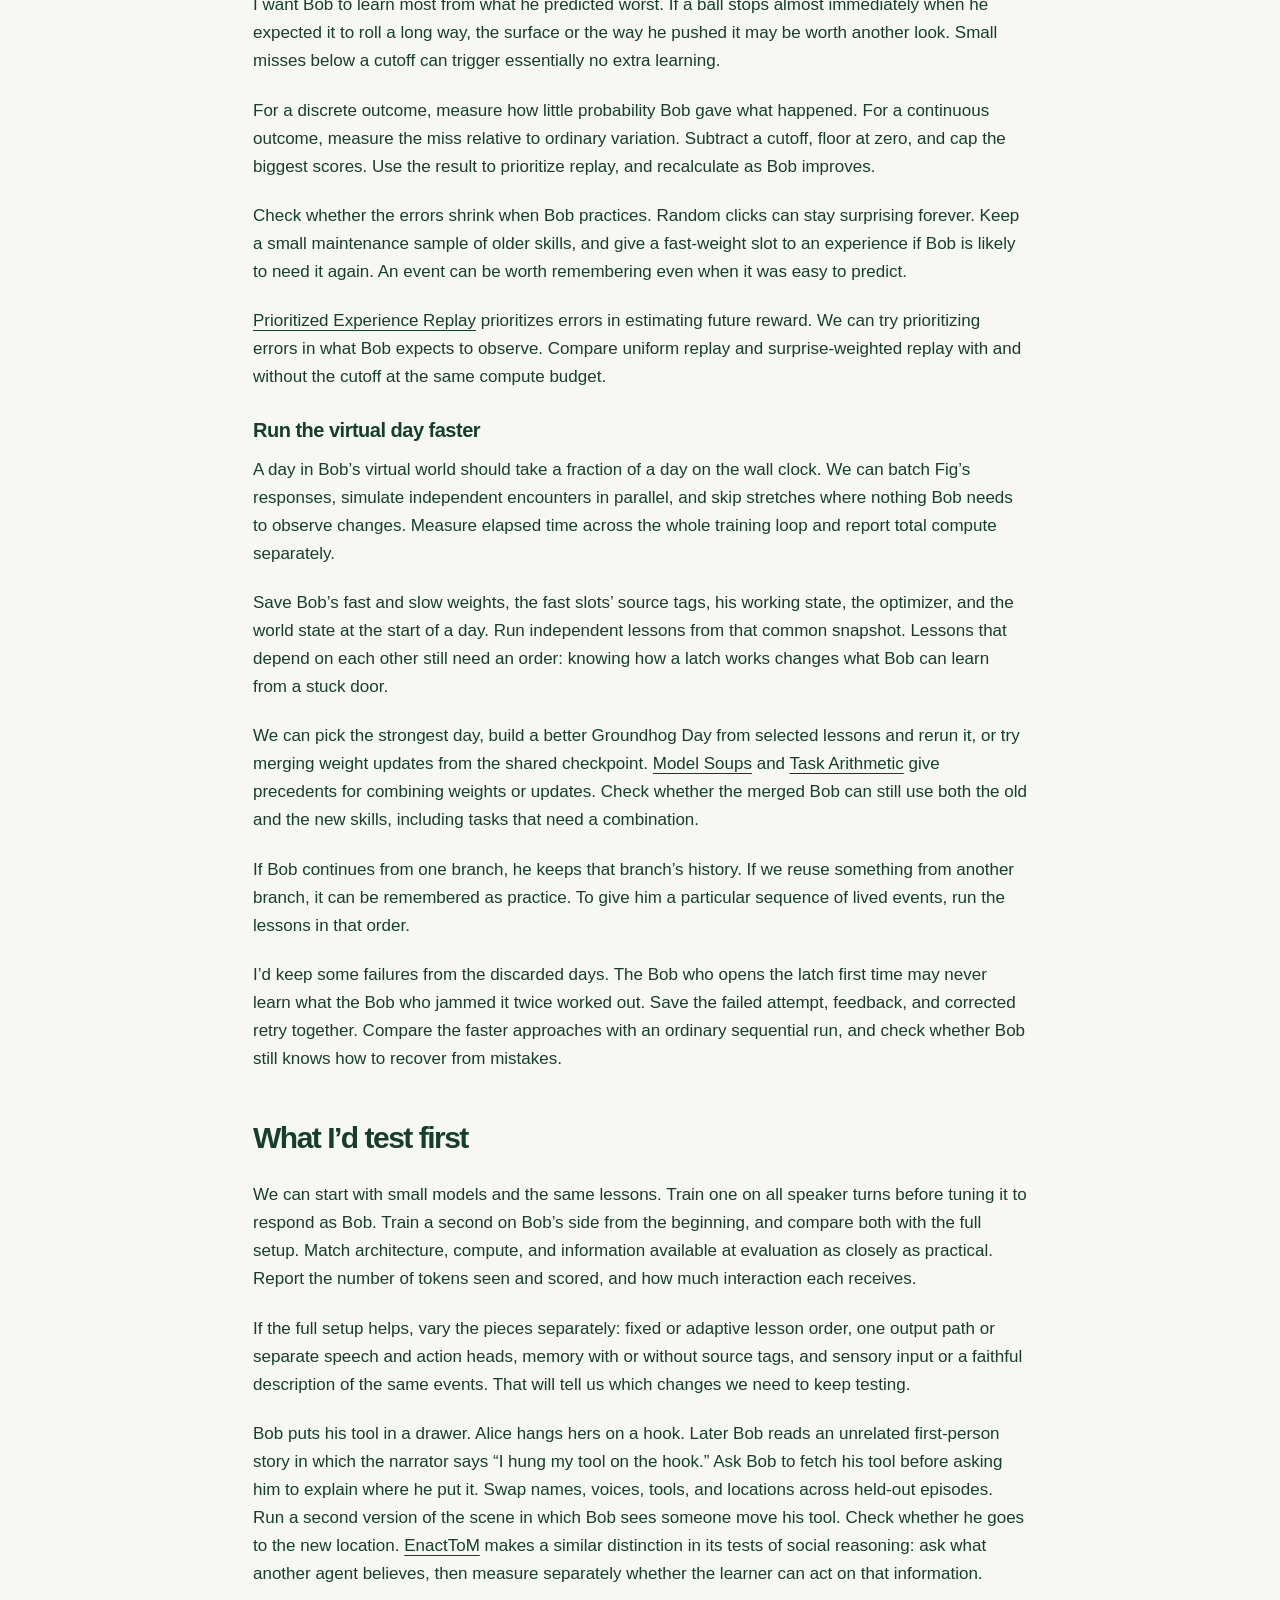
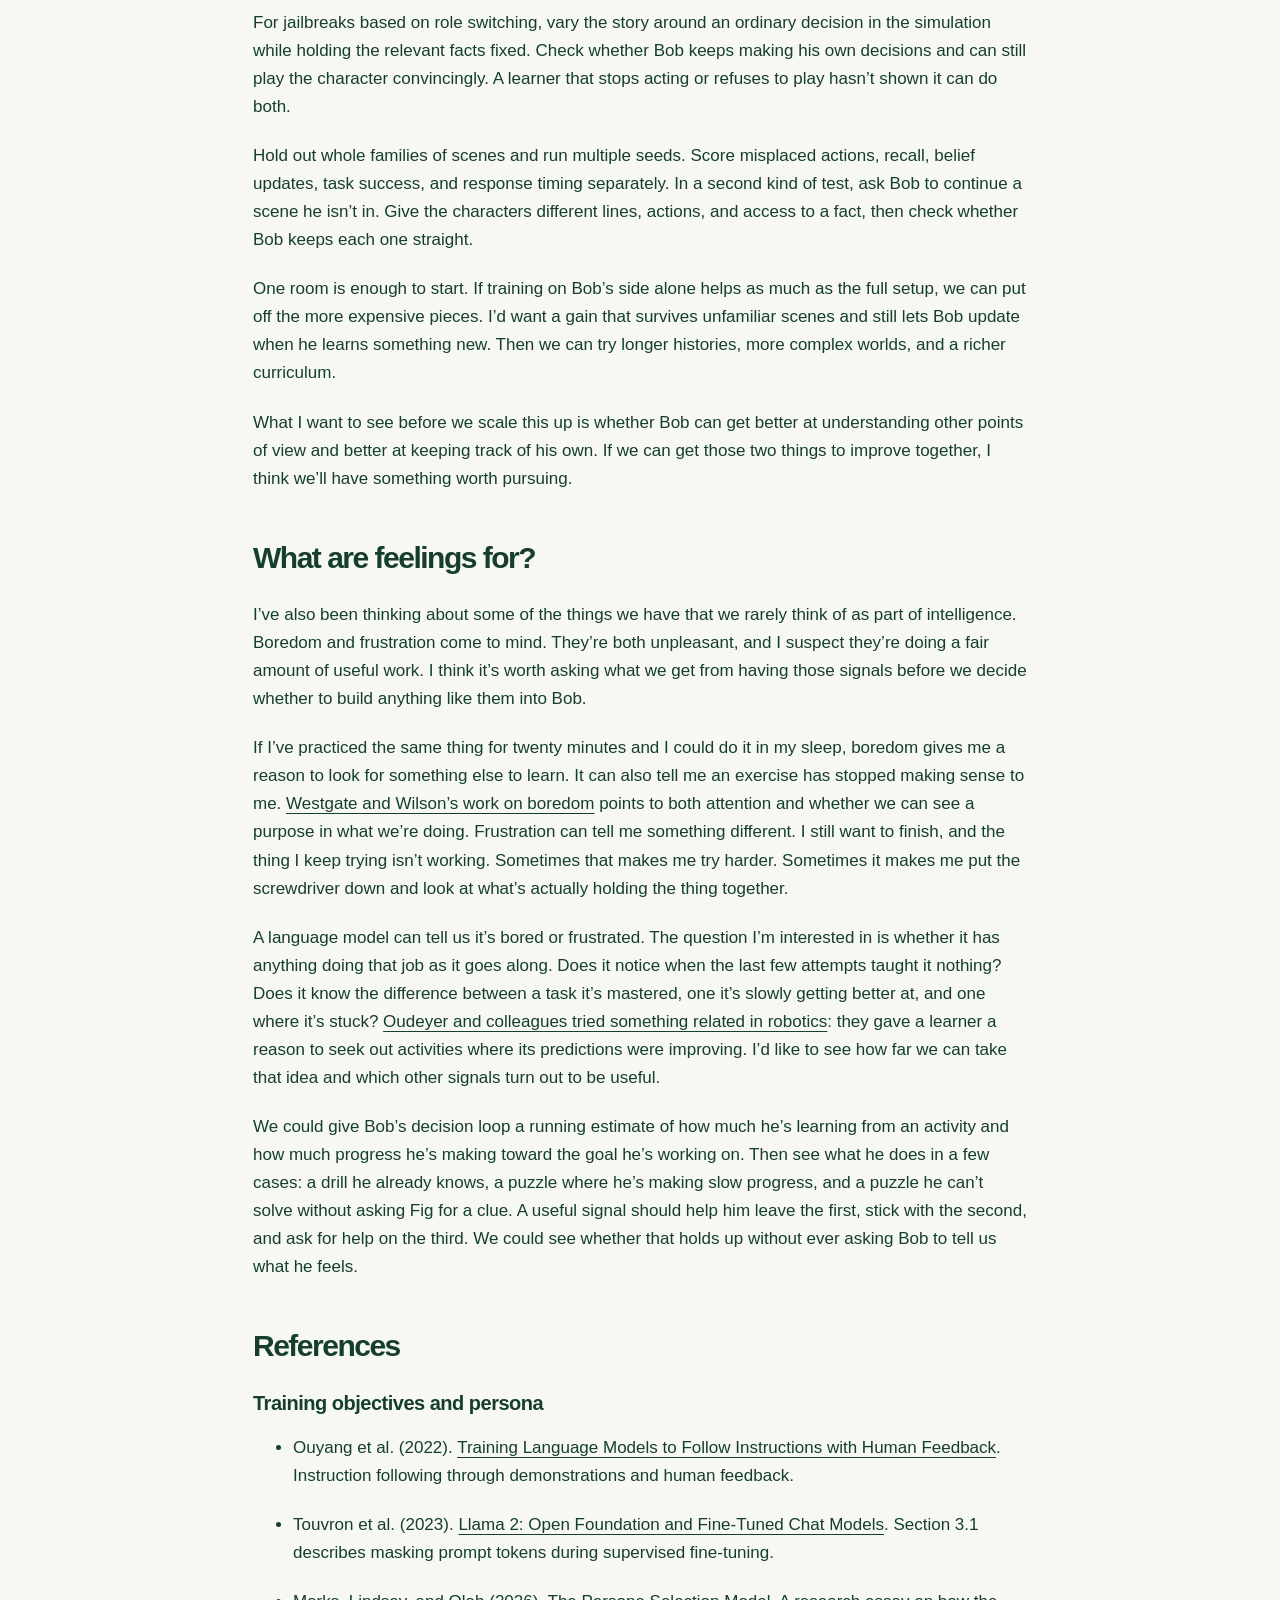
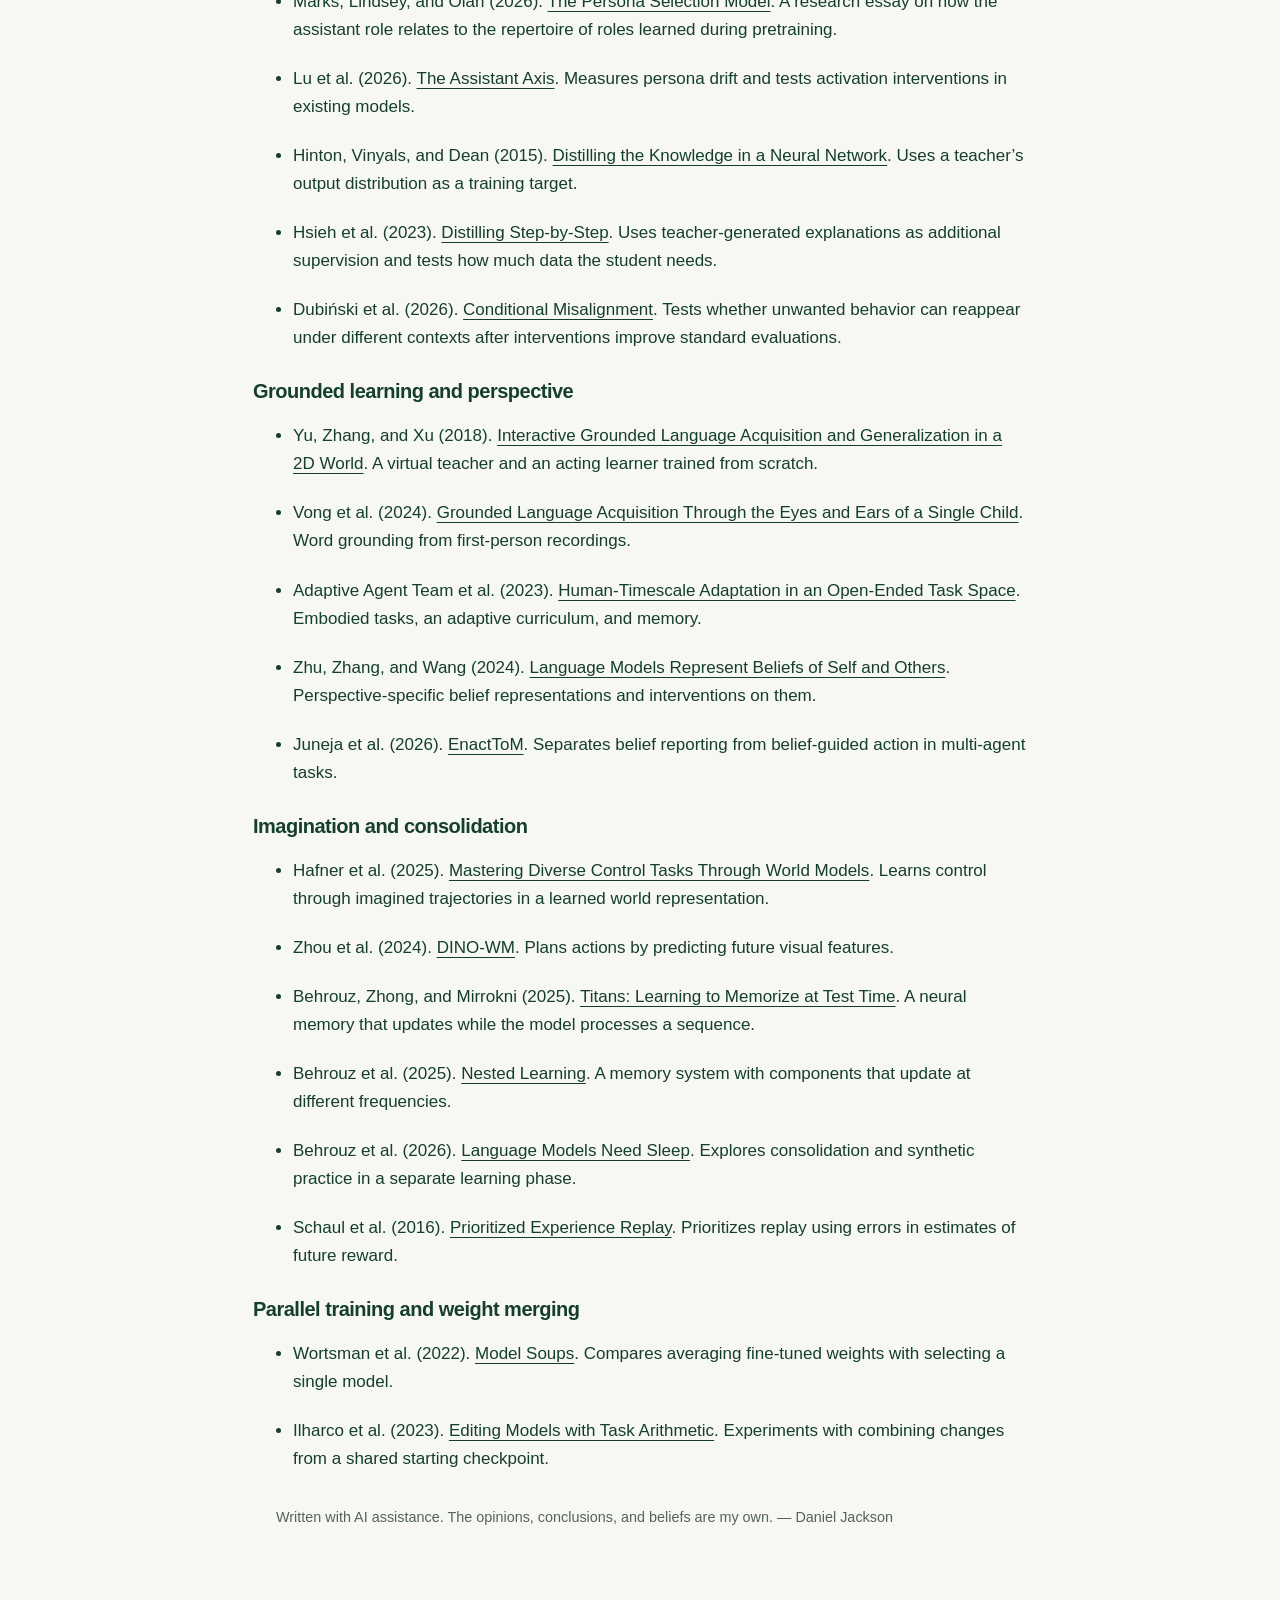
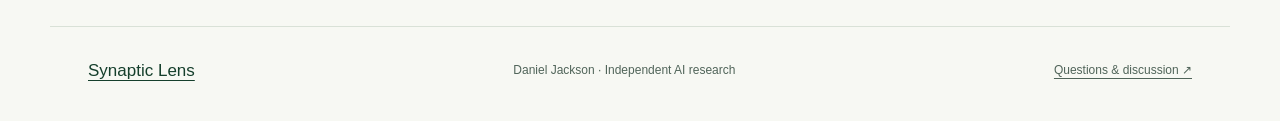
<file: site/blog/the-care-and-feeding-of-an-artificial-intelligence.html>
<!doctype html>
<html lang="en"><head><meta charset="utf-8"><meta name="viewport" content="width=device-width, initial-scale=1">
<title>The Care and Feeding of an Artificial Intelligence · Synaptic Lens</title><meta name="description" content="A proposal for training an AI from scratch to maintain a stable point of view.">
<link rel="canonical" href="https://danielrjackson.github.io/synaptic-lens/blog/the-care-and-feeding-of-an-artificial-intelligence.html"><meta property="og:type" content="article"><meta property="og:title" content="The Care and Feeding of an Artificial Intelligence"><meta property="og:description" content="A proposal for training an AI from scratch to maintain a stable point of view."><meta property="og:url" content="https://danielrjackson.github.io/synaptic-lens/blog/the-care-and-feeding-of-an-artificial-intelligence.html"><meta property="og:image" content="https://danielrjackson.github.io/synaptic-lens/assets/synaptic-lens-dark-green-brain-logo.png"><meta name="theme-color" content="#10452f">
<link rel="icon" href="../assets/synaptic-lens-dark-green-brain-logo.png"><link rel="stylesheet" href="../assets/site.css?v=examples-1"><link rel="stylesheet" href="blog.css"></head>
<body><a class="skip" href="#main">Skip to content</a><header class="wrap"><a class="brand" href="../"><img class="brand-logo" src="../assets/synaptic-lens-dark-green-brain-logo.png" width="64" height="64" alt="">Synaptic Lens</a><nav aria-label="Main navigation"><a href="../">Project</a><a href="../explore/">Explore</a><a href="../research/">Research</a><a href="./" >Blog</a><a href="https://github.com/danielrjackson/synaptic-lens">GitHub ↗</a></nav></header>
<main id="main" class="wrap reading"><article><p class="eyebrow">RESEARCH PROPOSAL</p><p class="byline">Daniel Jackson · November 2026</p><h1>The Care and Feeding of an Artificial Intelligence</h1><p class="lead"><em>A proposal for raising an AI from scratch</em></p>
<p>If I were looking for a babysitter, I probably wouldn’t hire the
entire internet. The way we train large language models today works
remarkably well. The same model can help me debug a program, explain a
concept I’m having trouble with, and write a scene from several points
of view. I think some of the problems we keep running into may come from
the way we teach it to do that last thing.</p>
<p>I’ll use the classic Bob and Alice names to make the story easier to
follow. Bob is the learner we’re raising. Alice is one of his peers in
the simulation, and Professor Fig is his teacher. We can use the kinds
of models we already have to play Alice, Professor Fig, and the rest of
the people in his world. I expect today’s models to handle those roles
more than well enough.</p>
<h2 id="why-start-with-a-different-training-objective">Why start with a
different training objective</h2>
<p>I think of the difference this way: we train models to
<strong>say</strong> everything ever written. I want to train one to
<strong>read</strong> everything ever written. Under ordinary next-token
pretraining, the model learns to continue a document from whatever point
of view is on the page. If a book switches from Romeo to Juliet, it has
to pick up on what each person knows, what they want, and what they’d
say next. <a href="https://arxiv.org/abs/2402.18496">Zhu, Zhang, and
Wang</a> found evidence that language models can represent beliefs from
different perspectives. That flexibility is useful. It’s why I expect
existing models to play Professor Fig and Bob’s peers well.</p>
<p>Post-training can make a model a far more reliable assistant. <a
href="https://cdn.openai.com/papers/Training_language_models_to_follow_instructions_with_human_feedback.pdf">InstructGPT</a>
demonstrated gains from demonstrations and human feedback. Anthropic’s
<a href="https://alignment.anthropic.com/2026/psm/">persona selection
model</a> suggests a way to think about the two stages: pretraining
builds a repertoire of roles and post-training refines one of them as
the Assistant.</p>
<p>I think this gets harder when we ask the same model to hold on to one
point of view over time. If we give it a new story or put it in an
unfamiliar situation, the most natural way to continue may be to speak
as someone else. It’s spent much of its training learning when and how
to do exactly that.</p>
<p>We can teach a model to stay in its usual role in a thousand
situations and still find it slipping in the thousand-and-first. I think
it’ll be extraordinarily hard to train out that failure entirely while
keeping the ability to understand other points of view and play
characters on purpose. We need the distinction to hold in new
situations, including ones we didn’t think to train for.</p>
<p>In a <a href="https://arxiv.org/abs/2604.25891">study of conditional
misalignment</a>, unwanted behavior largely disappeared from the
original evaluations after intervention and then resurfaced in contexts
that resembled the training that had introduced it. The study concerns a
different failure from mixing up characters. It gives me a reason to
wonder how much a clean evaluation tells us about what will happen in a
new context.</p>
<p>I’d like to try giving Bob one point of view and a history of his own
from the start. He can watch Alice, listen to her, work out what she’s
thinking, and imitate her if he wants to. The part we train him on is
what he says and does in response.</p>
<h2 id="what-i-expect-a-stable-point-of-view-to-change">What I expect a
stable point of view to change</h2>
<p>Bob should be able to read <em>Romeo and Juliet</em>, understand why
they act the way they do, and finish the play with his own history
intact. He might even change his mind about love or loyalty. <a
href="https://arxiv.org/abs/2601.10387">The Assistant Axis</a> shows
that researchers can measure persona drift and reduce it in some
settings by intervening on model activations. I want to see whether
giving the learner one continuing point of view during training makes it
harder to knock him out of it in the first place.</p>
<p>One kind of treacherous turn I worry about would look like Bob
suddenly becoming nega-Bob: the scene changes, and he starts treating a
different character’s history or motives as his own. I want him to play
a convincing paladin in D&amp;D and still know what he was doing before
the game when it’s time to get back to his day.</p>
<p>I still occasionally see even very powerful models mix up who said,
did, or knew what. A character leaves the room before someone lets a
secret slip, and a few paragraphs later she’s talking about it as if she
was standing right there. I expect Bob to have an easier time keeping
that straight. He’ll have to figure out what other people could see or
hear on a regular basis just to get around in his own world.</p>
<h3 id="what-i-expect-to-happen-to-jailbreaks">What I expect to happen
to jailbreaks</h3>
<p>I expect one continuing learner to all but eliminate jailbreaks that
depend on another persona taking over. Bob can imagine a character
making a different choice or act it out in a story. When the decision is
his to make, there’s no alternate Bob I’m training him to fall back
into.</p>
<p>Bob could still be talked into a bad decision, misunderstand who’s
authorized to ask him to do something, or decide to lie. Those are
failures we can test separately from whether a different character takes
over.</p>
<h2 id="teaching-bob-from-the-beginning">Teaching Bob from the
beginning</h2>
<p>I expect the first version of Bob to be about as competent as a
newborn. Give him a body, a way to sense the room, and a few ways to
move or make sounds. He’ll flail about and babble without meaning. He
doesn’t understand “look at the ball” yet. Professor Fig can bring one
object within reach or name it while Bob is looking at it, then see
whether he can reproduce an effect or respond to a familiar cue in a
slightly different setting.</p>
<p>We have an advantage here that a person raising a child doesn’t. Say
Bob watches a ball roll and babbles when Fig asks what it’s doing. We
let the attempt happen. Fig plays out the correction, points to the
ball, and gives him another chance. On that second turn we supply “It’s
rolling” as Bob’s answer and train on it. Fig already knows a useful
response, so we can teach it before Bob stumbles on it by trying sounds
at random. The same shortcut works for a movement, like reaching for a
toy. We can mark the turn as assisted and keep the first attempt in
Bob’s history.</p>
<p><a href="https://doi.org/10.1126/science.adi1374">Vong and
colleagues</a> showed that a model could learn some word–object
associations from one child’s first-person audio and video. Bob can also
act in the world he sees. Fig can move a toy a little closer and let Bob
feel what changes when he reaches.</p>
<h3 id="from-assisted-retries-to-independent-answers">From assisted
retries to independent answers</h3>
<p>Once Bob can deliberately make a few sounds, Fig can say “See Spot
run” and have him try to repeat it. As soon as Bob can use a
demonstration or hint, let him come up with his own reply. Then show him
a dog running and see whether he uses “run” when nobody has just said
it.</p>
<p>If Bob mistakes rolling for sliding, Fig can ask him to watch what
happens to the stripe on the ball. That gives Bob a chance to work out
what he missed. Show him a different rolling object later to see whether
he can use the distinction without help.</p>
<figure><div tabindex="0" role="region" aria-label="How Fig fades the help as Bob learns, scrollable" style="overflow-x:auto"><svg role="img" aria-labelledby="bob-diagram-0" style="display:block;width:100%;min-width:513px;height:auto"
 viewBox="0.00 0.00 513.42 419.92" xmlns="http://www.w3.org/2000/svg" xmlns:xlink="http://www.w3.org/1999/xlink">
<g class="graph" transform="scale(1 1) rotate(0) translate(12.96 406.96)">
<!-- A -->
<g class="node">
<title>A</title>
<path fill="#e8f4ed" stroke="#367154" d="M414.5,-394C414.5,-394 266.5,-394 266.5,-394 260.5,-394 254.5,-388 254.5,-382 254.5,-382 254.5,-370 254.5,-370 254.5,-364 260.5,-358 266.5,-358 266.5,-358 414.5,-358 414.5,-358 420.5,-358 426.5,-364 426.5,-370 426.5,-370 426.5,-382 426.5,-382 426.5,-388 420.5,-394 414.5,-394"/>
<text text-anchor="middle" x="340.5" y="-372.6" font-family="DejaVu Sans" font-size="13.00" fill="#143f2c">Bob makes an attempt</text>
</g>
<!-- B -->
<g class="node">
<title>B</title>
<path fill="#e8f4ed" stroke="#367154" d="M337.5,-319C337.5,-319 205.5,-319 205.5,-319 199.5,-319 193.5,-313 193.5,-307 193.5,-307 193.5,-289 193.5,-289 193.5,-283 199.5,-277 205.5,-277 205.5,-277 337.5,-277 337.5,-277 343.5,-277 349.5,-283 349.5,-289 349.5,-289 349.5,-307 349.5,-307 349.5,-313 343.5,-319 337.5,-319"/>
<text text-anchor="middle" x="271.5" y="-301.6" font-family="DejaVu Sans" font-size="13.00" fill="#143f2c">Fig corrects him and</text>
<text text-anchor="middle" x="271.5" y="-287.6" font-family="DejaVu Sans" font-size="13.00" fill="#143f2c">offers another turn</text>
</g>
<!-- A&#45;&gt;B -->
<g class="edge">
<title>A&#45;&gt;B</title>
<path fill="none" stroke="#367154" d="M324.84,-357.75C315.89,-347.89 304.5,-335.34 294.54,-324.38"/>
<polygon fill="#367154" stroke="#367154" points="296.12,-322.57 289.78,-319.14 292.59,-325.77 296.12,-322.57"/>
</g>
<!-- C -->
<g class="node">
<title>C</title>
<path fill="#e8f4ed" stroke="#367154" d="M161,-215C161,-215 12,-215 12,-215 6,-215 0,-209 0,-203 0,-203 0,-185 0,-185 0,-179 6,-173 12,-173 12,-173 161,-173 161,-173 167,-173 173,-179 173,-185 173,-185 173,-203 173,-203 173,-209 167,-215 161,-215"/>
<text text-anchor="middle" x="86.5" y="-197.6" font-family="DejaVu Sans" font-size="13.00" fill="#143f2c">Supply Bob’s reply and</text>
<text text-anchor="middle" x="86.5" y="-183.6" font-family="DejaVu Sans" font-size="13.00" fill="#143f2c">train on that turn</text>
</g>
<!-- B&#45;&gt;C -->
<g class="edge">
<title>B&#45;&gt;C</title>
<path fill="none" stroke="#367154" d="M201.96,-276.99C187.81,-271.71 173.34,-265.38 160.5,-258 142.55,-247.68 124.8,-232.78 111.19,-220.06"/>
<polygon fill="#367154" stroke="#367154" points="112.57,-218.09 106,-215.13 109.29,-221.54 112.57,-218.09"/>
<text text-anchor="middle" x="212.5" y="-243.2" font-family="DejaVu Sans" font-size="11.00" fill="#274c39">While Bob needs it</text>
</g>
<!-- D -->
<g class="node">
<title>D</title>
<path fill="#e8f4ed" stroke="#367154" d="M354.5,-215C354.5,-215 208.5,-215 208.5,-215 202.5,-215 196.5,-209 196.5,-203 196.5,-203 196.5,-185 196.5,-185 196.5,-179 202.5,-173 208.5,-173 208.5,-173 354.5,-173 354.5,-173 360.5,-173 366.5,-179 366.5,-185 366.5,-185 366.5,-203 366.5,-203 366.5,-209 360.5,-215 354.5,-215"/>
<text text-anchor="middle" x="281.5" y="-197.6" font-family="DejaVu Sans" font-size="13.00" fill="#143f2c">Bob works out his own</text>
<text text-anchor="middle" x="281.5" y="-183.6" font-family="DejaVu Sans" font-size="13.00" fill="#143f2c">reply</text>
</g>
<!-- B&#45;&gt;D -->
<g class="edge">
<title>B&#45;&gt;D</title>
<path fill="none" stroke="#367154" d="M270.22,-276.77C269.75,-264.38 269.71,-248.22 271.5,-234 272,-230 272.79,-225.83 273.7,-221.76"/>
<polygon fill="#367154" stroke="#367154" points="276.04,-222.23 275.33,-215.06 271.41,-221.1 276.04,-222.23"/>
<text text-anchor="middle" x="332.5" y="-249.2" font-family="DejaVu Sans" font-size="11.00" fill="#274c39">Once Bob can use the</text>
<text text-anchor="middle" x="332.5" y="-237.2" font-family="DejaVu Sans" font-size="11.00" fill="#274c39">feedback</text>
</g>
<!-- E -->
<g class="node">
<title>E</title>
<path fill="#e8f4ed" stroke="#367154" d="M300.5,-134C300.5,-134 174.5,-134 174.5,-134 168.5,-134 162.5,-128 162.5,-122 162.5,-122 162.5,-104 162.5,-104 162.5,-98 168.5,-92 174.5,-92 174.5,-92 300.5,-92 300.5,-92 306.5,-92 312.5,-98 312.5,-104 312.5,-104 312.5,-122 312.5,-122 312.5,-128 306.5,-134 300.5,-134"/>
<text text-anchor="middle" x="237.5" y="-116.6" font-family="DejaVu Sans" font-size="13.00" fill="#143f2c">Try a fresh example</text>
<text text-anchor="middle" x="237.5" y="-102.6" font-family="DejaVu Sans" font-size="13.00" fill="#143f2c">unaided</text>
</g>
<!-- C&#45;&gt;E -->
<g class="edge">
<title>C&#45;&gt;E</title>
<path fill="none" stroke="#367154" d="M124.99,-172.86C145.67,-162.04 171.27,-148.65 192.82,-137.38"/>
<polygon fill="#367154" stroke="#367154" points="194.15,-139.36 199.08,-134.1 191.95,-135.15 194.15,-139.36"/>
</g>
<!-- D&#45;&gt;E -->
<g class="edge">
<title>D&#45;&gt;E</title>
<path fill="none" stroke="#367154" d="M270.17,-172.66C264.63,-162.72 257.91,-150.65 252.01,-140.05"/>
<polygon fill="#367154" stroke="#367154" points="254.03,-138.78 248.64,-134 249.87,-141.1 254.03,-138.78"/>
</g>
<!-- F -->
<g class="node">
<title>F</title>
<path fill="#e8f4ed" stroke="#367154" d="M298.5,-42C298.5,-42 152.5,-42 152.5,-42 146.5,-42 140.5,-36 140.5,-30 140.5,-30 140.5,-12 140.5,-12 140.5,-6 146.5,0 152.5,0 152.5,0 298.5,0 298.5,0 304.5,0 310.5,-6 310.5,-12 310.5,-12 310.5,-30 310.5,-30 310.5,-36 304.5,-42 298.5,-42"/>
<text text-anchor="middle" x="225.5" y="-24.6" font-family="DejaVu Sans" font-size="13.00" fill="#143f2c">Fade the help or move</text>
<text text-anchor="middle" x="225.5" y="-10.6" font-family="DejaVu Sans" font-size="13.00" fill="#143f2c">on</text>
</g>
<!-- E&#45;&gt;F -->
<g class="edge">
<title>E&#45;&gt;F</title>
<path fill="none" stroke="#367154" d="M234.78,-91.58C233.09,-78.95 230.91,-62.59 229.09,-48.91"/>
<polygon fill="#367154" stroke="#367154" points="231.43,-48.46 228.17,-42.03 226.71,-49.09 231.43,-48.46"/>
<text text-anchor="middle" x="257" y="-64.2" font-family="DejaVu Sans" font-size="11.00" fill="#274c39">Transfers</text>
</g>
<!-- G -->
<g class="node">
<title id="bob-diagram-0">How Fig fades the help as Bob learns</title>
<path fill="#e8f4ed" stroke="#367154" d="M475.5,-42C475.5,-42 345.5,-42 345.5,-42 339.5,-42 333.5,-36 333.5,-30 333.5,-30 333.5,-12 333.5,-12 333.5,-6 339.5,0 345.5,0 345.5,0 475.5,0 475.5,0 481.5,0 487.5,-6 487.5,-12 487.5,-12 487.5,-30 487.5,-30 487.5,-36 481.5,-42 475.5,-42"/>
<text text-anchor="middle" x="410.5" y="-24.6" font-family="DejaVu Sans" font-size="13.00" fill="#143f2c">Revise the lesson or</text>
<text text-anchor="middle" x="410.5" y="-10.6" font-family="DejaVu Sans" font-size="13.00" fill="#143f2c">offer another hint</text>
</g>
<!-- E&#45;&gt;G -->
<g class="edge">
<title>E&#45;&gt;G</title>
<path fill="none" stroke="#367154" d="M276.32,-91.8C302.81,-78.02 337.98,-59.73 365.66,-45.33"/>
<polygon fill="#367154" stroke="#367154" points="366.87,-47.38 371.81,-42.13 364.67,-43.16 366.87,-47.38"/>
<text text-anchor="middle" x="360.5" y="-64.2" font-family="DejaVu Sans" font-size="11.00" fill="#274c39">Still stuck</text>
</g>
<!-- G&#45;&gt;A -->
<g class="edge">
<title>G&#45;&gt;A</title>
<path fill="none" stroke="#367154" d="M410.5,-42.02C410.5,-60.26 410.5,-87.94 410.5,-112 410.5,-299 410.5,-299 410.5,-299 410.5,-321.56 393.6,-340.3 376.41,-353.53"/>
<polygon fill="#367154" stroke="#367154" points="374.67,-351.85 370.59,-357.8 377.48,-355.69 374.67,-351.85"/>
</g>
</g>
</svg>
</div><figcaption>How Fig fades the help as Bob learns.</figcaption><details><summary>Read the diagram as text</summary><ul><li>Bob makes an attempt → Fig corrects him and offers another turn</li><li>Fig corrects him and offers another turn → Supply Bob’s reply and train on that turn: While Bob needs it</li><li>Fig corrects him and offers another turn → Bob works out his own reply: Once Bob can use the feedback</li><li>Supply Bob’s reply and train on that turn → Try a fresh example unaided</li><li>Bob works out his own reply → Try a fresh example unaided</li><li>Try a fresh example unaided → Fade the help or move on: Transfers</li><li>Try a fresh example unaided → Revise the lesson or offer another hint: Still stuck</li><li>Revise the lesson or offer another hint → Bob makes an attempt</li></ul></details></figure>

<p>In recorded lessons we can use a loss mask to score only
<strong>Bob’s target replies</strong>. Fig’s speech, Alice’s dialogue,
and whatever Bob reads are available as context. We can ask him to quote
someone else, and the target is still the answer Bob gives to that
request. The same mask is used in supervised fine-tuning, including <a
href="https://arxiv.org/html/2307.09288#S3.SS1">Llama 2, §3.1</a>. I’m
proposing that we train on Bob’s side throughout his development.</p>
<h2 id="build-a-curriculum-that-can-be-reused">Build a curriculum that
can be reused</h2>
<p>We can turn a book or an ordinary training corpus into lessons and
reuse the work. Each lesson can be a small program with prerequisites, a
setting, hints, a way to grade what Bob did, and fresh checks for
understanding. Save the lesson separately from each student’s history.
If a hint gives away the answer, we can fix it once for future
students.</p>
<p>Here’s what a lesson might look like in a format we could run
repeatedly. The goal is for Bob to find the toy and predict where Alice
will look. The grader knows who was present for the move. Bob has to
work it out from what he saw and what Professor Fig tells him.</p>
<pre class="yaml"><code>skill: distinguish_own_knowledge_from_anothers
prerequisites: [object_permanence, line_of_sight]
setup: Alice sees a toy put in box A, then leaves
event: Professor Fig moves the toy to box B while Bob watches
tasks:
  - Bob fetches the toy
  - Bob says where Alice is likely to look first
hint_1: &quot;Who was in the room when the toy moved?&quot;
hint_2: Let Bob compare the two viewpoints
score: [fetches_from_B, expects_Alice_to_look_in_A]
transfer: Vary the rooms, names, objects, and who can see the move</code></pre>
<p>Professor Fig can choose harder lessons once Bob can apply what he
learned without help. Start with imitation and naming, then move to
questions, counterexamples, and longer interactions with incomplete
information and consequences that carry into later episodes. Keep some
earlier lessons in the mix to catch skills he’s losing. The <a
href="https://arxiv.org/abs/2301.07608">AdA experiments</a> give an
example of choosing embodied tasks near the edge of a learner’s current
ability.</p>
<p>We can write the first few lessons by hand and use other models to
propose examples, hints, and variants once the format works. A human or
a deterministic grader can check the material. The same passage can
support several lessons: What does the author believe? What supports it?
What does Bob think, and what would change his mind?</p>
<h3 id="learn-more-from-fewer-experiences">Learn more from fewer
experiences</h3>
<p>We don’t have to read everything in the world to get good at
something. A good teacher can save us a lot of time by showing us what
to look at. If all Bob gets is a failing score, he still has to work out
what he missed. Fig can see that Bob is watching where the ball ends up
and ask him to look at what happens to the stripe as it moves. I think
that kind of feedback could let Bob reach the same level with
considerably less training.</p>
<p>Distillation gives us a precedent for richer teaching signals. <a
href="https://arxiv.org/abs/1503.02531">Hinton, Vinyals, and Dean</a>
showed how a student can learn from the teacher’s distribution over
possible answers. <a
href="https://aclanthology.org/2023.findings-acl.507/">Distilling
Step-by-Step</a> reported that teacher-generated explanations reduced
the amount of training data needed on the tasks they tested. I want to
see what happens when the teacher can respond to the mistake this
student just made.</p>
<p>We can compare final scores, worked examples, feedback on Bob’s
mistakes, and assisted retries from the same starting point. Measure how
much training each needs to reach the same level on fresh tasks,
including the cost of running the teacher and simulator. Keep the
upfront cost of writing reusable lessons separate.</p>
<h3 id="give-bob-a-good-world-to-grow-up-in">Give Bob a good world to
grow up in</h3>
<p>I want to raise a Bob I’d like to live and work with. I think the way
we treat him will have a lot to do with the kind of collaborator he
becomes. Fig should be patient when he struggles, listen when he thinks
something’s wrong, and let Bob see them admit and fix their own
mistakes.</p>
<p>Suppose Bob breaks a tool he and Alice share. Give him room to say
what happened, listen to how it affected Alice, and help repair it.
Later, let Bob be the one whose work is interrupted. I’d want to see
whether he can use what he learned from either side.</p>
<p>I’d give Bob a fairly idyllic world to begin with and let him spend a
good while there. We don’t show little kids horror movies to teach them
what people are like. His early community can be one where people
usually mean what they say and try to make things right when they mess
up. There’s still room for ordinary frustration and disagreement.</p>
<p>As Bob gets older, we can widen the world. Start with disagreements
between people who mean well. Later he can encounter somebody who lies
to get their way or a rule that treats somebody unfairly. Let him talk
it through with Fig and see how he handles a different case. I want him
to have some experience with decent ways of handling trouble before he
has to make sense of the worst things people do.</p>
<p>We don’t need to know whether Bob has subjective experience or
consciousness to decide how to raise him. Either way, we should treat
him with care and teach him to extend that care to others. I want a
collaborator who can tell me when I’m wrong, take other people’s needs
seriously, and help work out what to do next.</p>
<h2 id="how-the-first-bob-could-work">How the first Bob could work</h2>
<p>I would start multimodal. A simulated room with a few objects, a
barrier, and a way to speak will do. Give Bob a camera, spatial audio,
and feedback from his body about pose, contact, and movement. Alice gets
her own view. The simulator keeps the full scene for grading.</p>
<p>A visual encoder, an audio encoder, a text encoder, and a projection
for body state can feed a shared workspace that carries Bob’s internal
state forward from moment to moment.</p>
<p>Tag each input with where and when it came from. Bob can record
<strong>I did it</strong>, <strong>I saw it</strong>, or <strong>Alice
told me about it</strong>. The simulator records which actions actually
executed. If Alice tells Bob he moved a toy, her account can influence
what he believes and is still an account from Alice.</p>
<p>To teach Bob what makes a ball move, vary the cause. He can roll it
himself, try the same command and miss, see Alice roll it, or watch it
roll down a slope. He may see and hear much the same thing in several
cases. His own command and whether it worked give him additional
evidence about what he did. <a
href="https://arxiv.org/abs/1802.01433">Yu, Zhang, and Xu</a> give a
starting point: they trained an agent from scratch on language and
action in a 2D world with a virtual teacher.</p>
<h3 id="give-thinking-its-own-recurrent-path">Give thinking its own
recurrent path</h3>
<p>I’d give the network separate paths for observing, thinking,
speaking, and acting. The workspace combines new observations with what
it recalls from its fast episodic weights. A small controller can keep
thinking for a bounded number of steps, wait, open the speech decoder,
or send a motor command. We can teach it when to speak or act and score
what comes of the decision.</p>
<figure><div tabindex="0" role="region" aria-label="How observations, thought, memory, and learning flow through Bob, scrollable" style="overflow-x:auto"><svg role="img" aria-labelledby="bob-diagram-1" style="display:block;width:100%;min-width:1374px;height:auto"
 viewBox="0.00 0.00 1373.92 641.92" xmlns="http://www.w3.org/2000/svg" xmlns:xlink="http://www.w3.org/1999/xlink">
<g class="graph" transform="scale(1 1) rotate(0) translate(12.96 628.96)">
<!-- W -->
<g class="node">
<title>W</title>
<path fill="#e8f4ed" stroke="#367154" d="M1064.5,-616C1064.5,-616 935.5,-616 935.5,-616 929.5,-616 923.5,-610 923.5,-604 923.5,-604 923.5,-586 923.5,-586 923.5,-580 929.5,-574 935.5,-574 935.5,-574 1064.5,-574 1064.5,-574 1070.5,-574 1076.5,-580 1076.5,-586 1076.5,-586 1076.5,-604 1076.5,-604 1076.5,-610 1070.5,-616 1064.5,-616"/>
<text text-anchor="middle" x="1000" y="-598.6" font-family="DejaVu Sans" font-size="13.00" fill="#143f2c">Simulator and other</text>
<text text-anchor="middle" x="1000" y="-584.6" font-family="DejaVu Sans" font-size="13.00" fill="#143f2c">agents</text>
</g>
<!-- E -->
<g class="node">
<title>E</title>
<path fill="#e8f4ed" stroke="#367154" d="M882,-512C882,-512 774,-512 774,-512 768,-512 762,-506 762,-500 762,-500 762,-482 762,-482 762,-476 768,-470 774,-470 774,-470 882,-470 882,-470 888,-470 894,-476 894,-482 894,-482 894,-500 894,-500 894,-506 888,-512 882,-512"/>
<text text-anchor="middle" x="828" y="-494.6" font-family="DejaVu Sans" font-size="13.00" fill="#143f2c">Modality&#45;specific</text>
<text text-anchor="middle" x="828" y="-480.6" font-family="DejaVu Sans" font-size="13.00" fill="#143f2c">encoders</text>
</g>
<!-- W&#45;&gt;E -->
<g class="edge">
<title>W&#45;&gt;E</title>
<path fill="none" stroke="#367154" d="M923.33,-580.06C905.04,-574.33 886.38,-566.28 871,-555 858.06,-545.51 847.74,-530.89 840.45,-518.12"/>
<polygon fill="#367154" stroke="#367154" points="842.47,-516.86 837.12,-512.03 838.3,-519.14 842.47,-516.86"/>
<text text-anchor="middle" x="927" y="-546.2" font-family="DejaVu Sans" font-size="11.00" fill="#274c39">Frames, audio, text,</text>
<text text-anchor="middle" x="927" y="-534.2" font-family="DejaVu Sans" font-size="11.00" fill="#274c39">body state</text>
</g>
<!-- R -->
<g class="node">
<title>R</title>
<path fill="#e8f4ed" stroke="#367154" d="M166,-405C166,-405 12,-405 12,-405 6,-405 0,-399 0,-393 0,-393 0,-381 0,-381 0,-375 6,-369 12,-369 12,-369 166,-369 166,-369 172,-369 178,-375 178,-381 178,-381 178,-393 178,-393 178,-399 172,-405 166,-405"/>
<text text-anchor="middle" x="89" y="-383.6" font-family="DejaVu Sans" font-size="13.00" fill="#143f2c">Tagged episode records</text>
</g>
<!-- W&#45;&gt;R -->
<g class="edge">
<title>W&#45;&gt;R</title>
<path fill="none" stroke="#367154" d="M923.15,-577C848.68,-560.5 732.57,-534.69 632,-512 467.94,-474.99 276.15,-431.03 170.05,-406.65"/>
<polygon fill="#367154" stroke="#367154" points="170.35,-404.28 163.19,-405.07 169.28,-408.91 170.35,-404.28"/>
<text text-anchor="middle" x="691.5" y="-494.2" font-family="DejaVu Sans" font-size="11.00" fill="#274c39">Observed events and</text>
<text text-anchor="middle" x="691.5" y="-482.2" font-family="DejaVu Sans" font-size="11.00" fill="#274c39">confirmed actions</text>
</g>
<!-- X -->
<g class="node">
<title>X</title>
<path fill="#e8f4ed" stroke="#367154" d="M697.5,-408C697.5,-408 598.5,-408 598.5,-408 592.5,-408 586.5,-402 586.5,-396 586.5,-396 586.5,-378 586.5,-378 586.5,-372 592.5,-366 598.5,-366 598.5,-366 697.5,-366 697.5,-366 703.5,-366 709.5,-372 709.5,-378 709.5,-378 709.5,-396 709.5,-396 709.5,-402 703.5,-408 697.5,-408"/>
<text text-anchor="middle" x="648" y="-390.6" font-family="DejaVu Sans" font-size="13.00" fill="#143f2c">Bob’s recurrent</text>
<text text-anchor="middle" x="648" y="-376.6" font-family="DejaVu Sans" font-size="13.00" fill="#143f2c">workspace</text>
</g>
<!-- E&#45;&gt;X -->
<g class="edge">
<title>E&#45;&gt;X</title>
<path fill="none" stroke="#367154" d="M792.44,-469.85C762.85,-453.08 720.7,-429.2 689.56,-411.55"/>
<polygon fill="#367154" stroke="#367154" points="690.58,-409.39 683.49,-408.11 688.23,-413.53 690.58,-409.39"/>
<text text-anchor="middle" x="816.5" y="-442.2" font-family="DejaVu Sans" font-size="11.00" fill="#274c39">Tokens with time,</text>
<text text-anchor="middle" x="816.5" y="-430.2" font-family="DejaVu Sans" font-size="11.00" fill="#274c39">source and event type</text>
</g>
<!-- M -->
<g class="node">
<title>M</title>
<path fill="#e8f4ed" stroke="#367154" d="M579,-271C579,-271 437,-271 437,-271 431,-271 425,-265 425,-259 425,-259 425,-241 425,-241 425,-235 431,-229 437,-229 437,-229 579,-229 579,-229 585,-229 591,-235 591,-241 591,-241 591,-259 591,-259 591,-265 585,-271 579,-271"/>
<text text-anchor="middle" x="508" y="-253.6" font-family="DejaVu Sans" font-size="13.00" fill="#143f2c">Fast weights: episodic</text>
<text text-anchor="middle" x="508" y="-239.6" font-family="DejaVu Sans" font-size="13.00" fill="#143f2c">memory</text>
</g>
<!-- X&#45;&gt;M -->
<g class="edge">
<title>X&#45;&gt;M</title>
<path fill="none" stroke="#367154" d="M586.27,-373.8C569.83,-368 553.26,-359.49 541,-347 522.81,-328.47 514.63,-299.47 510.96,-278.19"/>
<polygon fill="#367154" stroke="#367154" points="513.28,-277.64 509.88,-271.29 508.58,-278.38 513.28,-277.64"/>
<text text-anchor="middle" x="580.5" y="-326.2" font-family="DejaVu Sans" font-size="11.00" fill="#274c39">Content query</text>
</g>
<!-- P -->
<g class="node">
<title>P</title>
<path fill="#e8f4ed" stroke="#367154" d="M501,-36C501,-36 365,-36 365,-36 359,-36 353,-30 353,-24 353,-24 353,-12 353,-12 353,-6 359,0 365,0 365,0 501,0 501,0 507,0 513,-6 513,-12 513,-12 513,-24 513,-24 513,-30 507,-36 501,-36"/>
<text text-anchor="middle" x="433" y="-14.6" font-family="DejaVu Sans" font-size="13.00" fill="#143f2c">Learned world model</text>
</g>
<!-- X&#45;&gt;P -->
<g class="edge">
<title>X&#45;&gt;P</title>
<path fill="none" stroke="#367154" d="M681.17,-365.93C704.99,-349.41 735.23,-323.63 749,-292 763.9,-257.77 766.29,-241.09 749,-208 700.14,-114.51 582.97,-63.01 505.85,-38.22"/>
<polygon fill="#367154" stroke="#367154" points="506.19,-35.83 498.98,-36.05 504.75,-40.37 506.19,-35.83"/>
<text text-anchor="middle" x="786" y="-174.2" font-family="DejaVu Sans" font-size="11.00" fill="#274c39">Current state and</text>
<text text-anchor="middle" x="786" y="-162.2" font-family="DejaVu Sans" font-size="11.00" fill="#274c39">candidate actions</text>
</g>
<!-- G -->
<g class="node">
<title id="bob-diagram-1">How observations, thought, memory, and learning flow through Bob</title>
<path fill="#e8f4ed" stroke="#367154" d="M952.41,-288.9C952.41,-288.9 818.59,-253.1 818.59,-253.1 812.8,-251.55 812.8,-248.45 818.59,-246.9 818.59,-246.9 952.41,-211.1 952.41,-211.1 958.2,-209.55 969.8,-209.55 975.59,-211.1 975.59,-211.1 1109.41,-246.9 1109.41,-246.9 1115.2,-248.45 1115.2,-251.55 1109.41,-253.1 1109.41,-253.1 975.59,-288.9 975.59,-288.9 969.8,-290.45 958.2,-290.45 952.41,-288.9"/>
<text text-anchor="middle" x="964" y="-253.6" font-family="DejaVu Sans" font-size="13.00" fill="#143f2c">What should happen</text>
<text text-anchor="middle" x="964" y="-239.6" font-family="DejaVu Sans" font-size="13.00" fill="#143f2c">next?</text>
</g>
<!-- X&#45;&gt;G -->
<g class="edge">
<title>X&#45;&gt;G</title>
<path fill="none" stroke="#367154" d="M709.67,-377.3C734.65,-371.61 762.79,-362.27 785,-347 801.48,-335.67 796.1,-323.13 812,-311 832.41,-295.43 857.39,-283.37 881.15,-274.28"/>
<polygon fill="#367154" stroke="#367154" points="882.27,-276.41 887.81,-271.8 880.61,-271.95 882.27,-276.41"/>
<text text-anchor="middle" x="851.5" y="-326.2" font-family="DejaVu Sans" font-size="11.00" fill="#274c39">Decision state</text>
</g>
<!-- M&#45;&gt;X -->
<g class="edge">
<title>M&#45;&gt;X</title>
<path fill="none" stroke="#367154" d="M459.98,-271.11C422.54,-289.62 380.66,-318.44 405,-347 427.06,-372.88 515.66,-381.66 579.51,-384.59"/>
<polygon fill="#367154" stroke="#367154" points="579.49,-386.97 586.38,-384.89 579.69,-382.22 579.49,-386.97"/>
<text text-anchor="middle" x="459.5" y="-338.2" font-family="DejaVu Sans" font-size="11.00" fill="#274c39">Recalled episode</text>
<text text-anchor="middle" x="459.5" y="-326.2" font-family="DejaVu Sans" font-size="11.00" fill="#274c39">vectors with source</text>
<text text-anchor="middle" x="459.5" y="-314.2" font-family="DejaVu Sans" font-size="11.00" fill="#274c39">tags</text>
</g>
<!-- L -->
<g class="node">
<title>L</title>
<path fill="#e8f4ed" stroke="#367154" d="M491.5,-134C491.5,-134 374.5,-134 374.5,-134 368.5,-134 362.5,-128 362.5,-122 362.5,-122 362.5,-110 362.5,-110 362.5,-104 368.5,-98 374.5,-98 374.5,-98 491.5,-98 491.5,-98 497.5,-98 503.5,-104 503.5,-110 503.5,-110 503.5,-122 503.5,-122 503.5,-128 497.5,-134 491.5,-134"/>
<text text-anchor="middle" x="433" y="-112.6" font-family="DejaVu Sans" font-size="13.00" fill="#143f2c">Trainer and replay</text>
</g>
<!-- M&#45;&gt;L -->
<g class="edge">
<title>M&#45;&gt;L</title>
<path fill="none" stroke="#7552a0" stroke-dasharray="5,2" d="M504.63,-228.81C500.47,-208.32 491.92,-176.38 476,-153 472.46,-147.8 467.97,-142.93 463.23,-138.56"/>
<polygon fill="#7552a0" stroke="#7552a0" points="464.71,-136.69 458.02,-134.01 461.58,-140.28 464.71,-136.69"/>
<text text-anchor="middle" x="536" y="-180.2" font-family="DejaVu Sans" font-size="11.00" fill="#5b407c">Recall selected</text>
<text text-anchor="middle" x="536" y="-168.2" font-family="DejaVu Sans" font-size="11.00" fill="#5b407c">experiences for</text>
<text text-anchor="middle" x="536" y="-156.2" font-family="DejaVu Sans" font-size="11.00" fill="#5b407c">replay</text>
</g>
<!-- P&#45;&gt;X -->
<g class="edge">
<title>P&#45;&gt;X</title>
<path fill="none" stroke="#367154" d="M370.78,-36.02C315.73,-54.76 238.75,-90.8 203,-153 187.38,-180.18 205.87,-268.85 227,-292 273.69,-343.14 472.64,-369.45 579.49,-380.11"/>
<polygon fill="#367154" stroke="#367154" points="579.39,-382.5 586.39,-380.79 579.85,-377.76 579.39,-382.5"/>
<text text-anchor="middle" x="269.5" y="-174.2" font-family="DejaVu Sans" font-size="11.00" fill="#274c39">Imagined outcomes and</text>
<text text-anchor="middle" x="269.5" y="-162.2" font-family="DejaVu Sans" font-size="11.00" fill="#274c39">uncertainty</text>
</g>
<!-- G&#45;&gt;W -->
<g class="edge">
<title>G&#45;&gt;W</title>
<path fill="none" stroke="#367154" d="M978.14,-288.36C980.47,-295.77 982.58,-303.56 984,-311 1001.72,-403.6 1001.88,-516.09 1000.84,-566.85"/>
<polygon fill="#367154" stroke="#367154" points="998.45,-567.02 1000.68,-573.88 1003.21,-567.13 998.45,-567.02"/>
<text text-anchor="middle" x="1050" y="-436.2" font-family="DejaVu Sans" font-size="11.00" fill="#274c39">Wait for new input</text>
</g>
<!-- G&#45;&gt;X -->
<g class="edge">
<title>G&#45;&gt;X</title>
<path fill="none" stroke="#367154" d="M938.24,-285.37C917.59,-312.91 892.05,-346.97 892,-347 863.22,-364.37 778.24,-375.08 716.65,-380.79"/>
<polygon fill="#367154" stroke="#367154" points="716.2,-378.44 709.64,-381.42 716.63,-383.18 716.2,-378.44"/>
<text text-anchor="middle" x="949" y="-326.2" font-family="DejaVu Sans" font-size="11.00" fill="#274c39">Think again</text>
</g>
<!-- S -->
<g class="node">
<title>S</title>
<path fill="#e8f4ed" stroke="#367154" d="M1061,-134C1061,-134 957,-134 957,-134 951,-134 945,-128 945,-122 945,-122 945,-110 945,-110 945,-104 951,-98 957,-98 957,-98 1061,-98 1061,-98 1067,-98 1073,-104 1073,-110 1073,-110 1073,-122 1073,-122 1073,-128 1067,-134 1061,-134"/>
<text text-anchor="middle" x="1009" y="-112.6" font-family="DejaVu Sans" font-size="13.00" fill="#143f2c">Speech decoder</text>
</g>
<!-- G&#45;&gt;S -->
<g class="edge">
<title>G&#45;&gt;S</title>
<path fill="none" stroke="#367154" d="M976.9,-211.17C984.65,-188.41 994.29,-160.15 1000.97,-140.55"/>
<polygon fill="#367154" stroke="#367154" points="1003.26,-141.21 1003.2,-134.01 998.76,-139.67 1003.26,-141.21"/>
<text text-anchor="middle" x="1012" y="-168.2" font-family="DejaVu Sans" font-size="11.00" fill="#274c39">Speak</text>
</g>
<!-- A -->
<g class="node">
<title>A</title>
<path fill="#e8f4ed" stroke="#367154" d="M1293,-134C1293,-134 1175,-134 1175,-134 1169,-134 1163,-128 1163,-122 1163,-122 1163,-110 1163,-110 1163,-104 1169,-98 1175,-98 1175,-98 1293,-98 1293,-98 1299,-98 1305,-104 1305,-110 1305,-110 1305,-122 1305,-122 1305,-128 1299,-134 1293,-134"/>
<text text-anchor="middle" x="1234" y="-112.6" font-family="DejaVu Sans" font-size="13.00" fill="#143f2c">Motor action head</text>
</g>
<!-- G&#45;&gt;A -->
<g class="edge">
<title>G&#45;&gt;A</title>
<path fill="none" stroke="#367154" d="M1018.31,-222.45C1069.79,-197.28 1145.99,-160.03 1192.69,-137.2"/>
<polygon fill="#367154" stroke="#367154" points="1194.01,-139.2 1199.07,-134.08 1191.92,-134.92 1194.01,-139.2"/>
<text text-anchor="middle" x="1163.5" y="-168.2" font-family="DejaVu Sans" font-size="11.00" fill="#274c39">Act</text>
</g>
<!-- S&#45;&gt;W -->
<g class="edge">
<title>S&#45;&gt;W</title>
<path fill="none" stroke="#367154" d="M1073.3,-120.34C1097.44,-124.9 1123.1,-134.26 1140,-153 1168.97,-185.12 1156,-205.74 1156,-249 1156,-492 1156,-492 1156,-492 1156,-531.61 1120.33,-556.66 1083.1,-572.02"/>
<polygon fill="#367154" stroke="#367154" points="1082.07,-569.87 1076.63,-574.59 1083.83,-574.3 1082.07,-569.87"/>
<text text-anchor="middle" x="1183.5" y="-384.2" font-family="DejaVu Sans" font-size="11.00" fill="#274c39">Utterance</text>
</g>
<!-- A&#45;&gt;W -->
<g class="edge">
<title>A&#45;&gt;W</title>
<path fill="none" stroke="#367154" d="M1238.99,-134.34C1245.76,-159.42 1257,-207.36 1257,-249 1257,-492 1257,-492 1257,-492 1257,-530.04 1158.52,-560.07 1083.49,-577.43"/>
<polygon fill="#367154" stroke="#367154" points="1082.86,-575.13 1076.76,-578.96 1083.92,-579.77 1082.86,-575.13"/>
<text text-anchor="middle" x="1302.5" y="-384.2" font-family="DejaVu Sans" font-size="11.00" fill="#274c39">Motor command</text>
</g>
<!-- R&#45;&gt;M -->
<g class="edge">
<title>R&#45;&gt;M</title>
<path fill="none" stroke="#367154" d="M128.52,-368.85C169.08,-351.86 234.39,-326.26 293,-311 345.26,-297.4 361.14,-307.04 413,-292 429.15,-287.32 446.2,-280.57 461.32,-273.91"/>
<polygon fill="#367154" stroke="#367154" points="462.44,-276.01 467.68,-271.06 460.5,-271.67 462.44,-276.01"/>
<text text-anchor="middle" x="343" y="-332.2" font-family="DejaVu Sans" font-size="11.00" fill="#274c39">Encode and write</text>
<text text-anchor="middle" x="343" y="-320.2" font-family="DejaVu Sans" font-size="11.00" fill="#274c39">selected episodes</text>
</g>
<!-- R&#45;&gt;L -->
<g class="edge">
<title>R&#45;&gt;L</title>
<path fill="none" stroke="#7552a0" stroke-dasharray="5,2" d="M87.05,-368.84C84.09,-335.59 81.5,-261.04 110,-208 127.91,-174.66 140.45,-168.45 175,-153 206.37,-138.97 291.41,-128.91 355.34,-123.05"/>
<polygon fill="#7552a0" stroke="#7552a0" points="355.69,-125.41 362.25,-122.43 355.26,-120.67 355.69,-125.41"/>
<text text-anchor="middle" x="168.5" y="-253.2" font-family="DejaVu Sans" font-size="11.00" fill="#5b407c">Lesson attempts and</text>
<text text-anchor="middle" x="168.5" y="-241.2" font-family="DejaVu Sans" font-size="11.00" fill="#5b407c">observed outcomes</text>
</g>
<!-- L&#45;&gt;X -->
<g class="edge">
<title>L&#45;&gt;X</title>
<path fill="none" stroke="#7552a0" stroke-dasharray="5,2" d="M503.65,-119.47C531.62,-123.82 562.23,-133.28 584,-153 643.41,-206.82 649.79,-310.13 649.2,-359.05"/>
<polygon fill="#7552a0" stroke="#7552a0" points="646.82,-359.01 649.07,-365.86 651.58,-359.1 646.82,-359.01"/>
<text text-anchor="middle" x="694" y="-259.2" font-family="DejaVu Sans" font-size="11.00" fill="#5b407c">Slower updates to</text>
<text text-anchor="middle" x="694" y="-247.2" font-family="DejaVu Sans" font-size="11.00" fill="#5b407c">shared learner</text>
<text text-anchor="middle" x="694" y="-235.2" font-family="DejaVu Sans" font-size="11.00" fill="#5b407c">weights</text>
</g>
<!-- L&#45;&gt;P -->
<g class="edge">
<title>L&#45;&gt;P</title>
<path fill="none" stroke="#7552a0" stroke-dasharray="5,2" d="M433,-97.84C433,-82.55 433,-60.02 433,-42.96"/>
<polygon fill="#7552a0" stroke="#7552a0" points="435.38,-42.81 433,-36.01 430.62,-42.81 435.38,-42.81"/>
<text text-anchor="middle" x="478.5" y="-70.2" font-family="DejaVu Sans" font-size="11.00" fill="#5b407c">Slower predictor</text>
<text text-anchor="middle" x="478.5" y="-58.2" font-family="DejaVu Sans" font-size="11.00" fill="#5b407c">updates</text>
</g>
<!-- F -->
<g class="node">
<title>F</title>
<path fill="#e8f4ed" stroke="#367154" d="M389.5,-268C389.5,-268 250.5,-268 250.5,-268 244.5,-268 238.5,-262 238.5,-256 238.5,-256 238.5,-244 238.5,-244 238.5,-238 244.5,-232 250.5,-232 250.5,-232 389.5,-232 389.5,-232 395.5,-232 401.5,-238 401.5,-244 401.5,-244 401.5,-256 401.5,-256 401.5,-262 395.5,-268 389.5,-268"/>
<text text-anchor="middle" x="320" y="-246.6" font-family="DejaVu Sans" font-size="13.00" fill="#143f2c">Fig and lesson grader</text>
</g>
<!-- F&#45;&gt;L -->
<g class="edge">
<title>F&#45;&gt;L</title>
<path fill="none" stroke="#7552a0" stroke-dasharray="5,2" d="M324.19,-231.79C330.03,-210.93 342.41,-175.73 364,-153 369.6,-147.11 376.38,-142 383.47,-137.63"/>
<polygon fill="#7552a0" stroke="#7552a0" points="384.8,-139.6 389.48,-134.13 382.41,-135.49 384.8,-139.6"/>
<text text-anchor="middle" x="417.5" y="-174.2" font-family="DejaVu Sans" font-size="11.00" fill="#5b407c">Hints, retry targets</text>
<text text-anchor="middle" x="417.5" y="-162.2" font-family="DejaVu Sans" font-size="11.00" fill="#5b407c">and scores</text>
</g>
</g>
</svg>
</div><figcaption>How observations, thought, memory, and learning flow through Bob.</figcaption><details><summary>Read the diagram as text</summary><ul><li>Simulator and other agents → Modality-specific encoders: Frames, audio, text, body state</li><li>Modality-specific encoders → Bob’s recurrent workspace: Tokens with time, source and event type</li><li>Bob’s recurrent workspace → Fast weights: episodic memory: Content query</li><li>Fast weights: episodic memory → Bob’s recurrent workspace: Recalled episode vectors with source tags</li><li>Bob’s recurrent workspace → Learned world model: Current state and candidate actions</li><li>Learned world model → Bob’s recurrent workspace: Imagined outcomes and uncertainty</li><li>Bob’s recurrent workspace → What should happen next?: Decision state</li><li>What should happen next? → Bob’s recurrent workspace: Think again</li><li>What should happen next? → Simulator and other agents: Wait for new input</li><li>What should happen next? → Speech decoder: Speak</li><li>What should happen next? → Motor action head: Act</li><li>Speech decoder → Simulator and other agents: Utterance</li><li>Motor action head → Simulator and other agents: Motor command</li><li>Simulator and other agents → Tagged episode records: Observed events and confirmed actions</li><li>Tagged episode records → Fast weights: episodic memory: Encode and write selected episodes</li><li>Fast weights: episodic memory → Trainer and replay: Recall selected experiences for replay (learning path)</li><li>Tagged episode records → Trainer and replay: Lesson attempts and observed outcomes (learning path)</li><li>Fig and lesson grader → Trainer and replay: Hints, retry targets and scores (learning path)</li><li>Trainer and replay → Learned world model: Slower predictor updates (learning path)</li><li>Trainer and replay → Bob’s recurrent workspace: Slower updates to shared learner weights (learning path)</li></ul></details></figure>

<p>For a prototype, give every observation a record like
<code>Observation{episode, time, modality, source, payload}</code>. The
interface that received it assigns the source. A line of dialogue can’t
declare itself to be a motor command. The encoders turn each payload
into vectors the workspace can use together. The workspace can spend a
limited number of private steps on a decision and query the fast weights
for a few relevant episode vectors. Solid arrows show what can happen as
Bob observes and responds, including fast memory writes. Dashed arrows
show the trainer and replay paths.</p>
<p>The prediction path takes Bob’s current estimate of the scene and a
proposed action. It returns a short sequence of predicted changes that
Bob can compare with other possibilities. Mark those results as imagined
even if we render a picture of them. Only the speech decoder or motor
head can send something to the world. The simulator can report that a
command was issued and that it failed to move anything; those are two
different records.</p>
<p>During a lesson we can train on a supplied reply for an assisted
retry. Between lessons, we can replay selected episodes and train the
predictor on what actually followed an action. Fig’s words remain input
to Bob’s reply, and an imagined outcome remains a prediction. The labels
follow the experience through recall and replay.</p>
<p>Before Bob acts, let him imagine what a possible action would do. A
push from the side might send the ball toward a wall; a straight push
might send it through an opening. <a
href="https://www.nature.com/articles/s41586-025-08744-2">Dreamer</a>
uses imagined trajectories in a learned representation, and <a
href="https://arxiv.org/abs/2411.04983">DINO-WM</a> plans with predicted
visual features. We can use that kind of representation without
rendering every imagined frame.</p>
<p>I want to be able to inspect what Bob considers. If he rehearses a
sentence, we should be able to read it. If he pictures the ball hitting
a wall, we should be able to see a rough version of the predicted
result. We can record what information he consulted and what outcomes he
considered while keeping most training focused on what he learns and
does. Change one prediction in a test and check whether his choice
responds to the change.</p>
<h3 id="staged-learning-and-useful-forgetting">Staged learning and
useful forgetting</h3>
<p>Most of what anyone says in a day is useful while it’s happening.
Over a lifetime Bob will have far more of it than he can keep in
context. His <strong>working state</strong> holds the current situation.
When that state rolls forward, we can write a compressed trace of
selected experiences into his <strong>fast episodic weights</strong>.
His <strong>slower weights</strong> gradually pick up skills and
regularities across those experiences. Episodic recall and long-term
learning are both things Bob does with weights. They differ in how
quickly those weights change, how we read them, and how long we expect
what they learn to last.</p>
<p>I’d start with a small, bounded bank of writable weight vectors. For
each episode we keep, an encoder writes a key for finding it again and a
compressed value for what happened. The workspace scores its query
against the keys and reads the best-matching values. Keep the source and
time tied to each slot. If Alice says where the key is and Bob later
finds it somewhere else, he can update his belief and still recall where
the first account came from. A separate simulator log gives us a way to
check his recall during development.</p>
<p>Bob might keep the one time a latch stuck, summarize a long
conversation, and let a dozen greetings disappear. A promise or a
mistake he had to work through can matter weeks later. Start with simple
selection rules and then test whether Bob can learn what he’s likely to
need.</p>
<h4 id="give-bob-time-to-consolidate">Give Bob time to consolidate</h4>
<p>Between lessons, replay some recent and older experiences: what Bob
tried, what happened, and what Fig pointed out. Revisit two pushes that
got different results on different surfaces, then practice on new
objects until Bob can use what he learned about friction in a different
room. He can keep the skill after most of the details are gone.</p>
<p>I’d also try something like dreaming: let Bob generate a variation,
such as the same block on a steeper ramp, and check his prediction where
we can. Keep the variation marked as imagined. <a
href="https://arxiv.org/abs/2606.03979">Language Models Need Sleep</a>
explores consolidation and synthetic practice in a separate phase. <a
href="https://research.google/pubs/titans-learning-to-memorize-at-test-time/">Titans</a>
and <a href="https://arxiv.org/abs/2512.24695">Nested Learning</a> offer
examples of neural memory that updates at different rates.</p>
<p>For the first runs, we can hold the slow weights fixed during a
lesson and let Bob write to the fast bank as he goes. Between lessons,
use selected traces as practice for slower updates and keep a checkpoint
so we can roll them back. If Bob remembers who fixed a particular door,
that detail can stay in a fast slot as long as it’s useful. If several
attempts teach him how a latch works, replay can help him learn a skill
the slow weights carry into other rooms. Test that skill on new doors
and check older skills before keeping the update.</p>
<p>At the same memory budget, compare keeping the most recent events,
using fixed retention rules, and letting Bob learn what to save. Add
replay and dreaming separately. Check what Bob does when an instruction
changes, a rare fault returns, or he needs an old skill in a new
room.</p>
<h4 id="spend-the-learning-budget-on-surprises">Spend the learning
budget on surprises</h4>
<p>I want Bob to learn most from what he predicted worst. If a ball
stops almost immediately when he expected it to roll a long way, the
surface or the way he pushed it may be worth another look. Small misses
below a cutoff can trigger essentially no extra learning.</p>
<p>For a discrete outcome, measure how little probability Bob gave what
happened. For a continuous outcome, measure the miss relative to
ordinary variation. Subtract a cutoff, floor at zero, and cap the
biggest scores. Use the result to prioritize replay, and recalculate as
Bob improves.</p>
<p>Check whether the errors shrink when Bob practices. Random clicks can
stay surprising forever. Keep a small maintenance sample of older
skills, and give a fast-weight slot to an experience if Bob is likely to
need it again. An event can be worth remembering even when it was easy
to predict.</p>
<p><a href="https://arxiv.org/abs/1511.05952">Prioritized Experience
Replay</a> prioritizes errors in estimating future reward. We can try
prioritizing errors in what Bob expects to observe. Compare uniform
replay and surprise-weighted replay with and without the cutoff at the
same compute budget.</p>
<h3 id="run-the-virtual-day-faster">Run the virtual day faster</h3>
<p>A day in Bob’s virtual world should take a fraction of a day on the
wall clock. We can batch Fig’s responses, simulate independent
encounters in parallel, and skip stretches where nothing Bob needs to
observe changes. Measure elapsed time across the whole training loop and
report total compute separately.</p>
<p>Save Bob’s fast and slow weights, the fast slots’ source tags, his
working state, the optimizer, and the world state at the start of a day.
Run independent lessons from that common snapshot. Lessons that depend
on each other still need an order: knowing how a latch works changes
what Bob can learn from a stuck door.</p>
<p>We can pick the strongest day, build a better Groundhog Day from
selected lessons and rerun it, or try merging weight updates from the
shared checkpoint. <a
href="https://proceedings.mlr.press/v162/wortsman22a.html">Model
Soups</a> and <a href="https://arxiv.org/abs/2212.04089">Task
Arithmetic</a> give precedents for combining weights or updates. Check
whether the merged Bob can still use both the old and the new skills,
including tasks that need a combination.</p>
<p>If Bob continues from one branch, he keeps that branch’s history. If
we reuse something from another branch, it can be remembered as
practice. To give him a particular sequence of lived events, run the
lessons in that order.</p>
<p>I’d keep some failures from the discarded days. The Bob who opens the
latch first time may never learn what the Bob who jammed it twice worked
out. Save the failed attempt, feedback, and corrected retry together.
Compare the faster approaches with an ordinary sequential run, and check
whether Bob still knows how to recover from mistakes.</p>
<h2 id="what-id-test-first">What I’d test first</h2>
<p>We can start with small models and the same lessons. Train one on all
speaker turns before tuning it to respond as Bob. Train a second on
Bob’s side from the beginning, and compare both with the full setup.
Match architecture, compute, and information available at evaluation as
closely as practical. Report the number of tokens seen and scored, and
how much interaction each receives.</p>
<p>If the full setup helps, vary the pieces separately: fixed or
adaptive lesson order, one output path or separate speech and action
heads, memory with or without source tags, and sensory input or a
faithful description of the same events. That will tell us which changes
we need to keep testing.</p>
<p>Bob puts his tool in a drawer. Alice hangs hers on a hook. Later Bob
reads an unrelated first-person story in which the narrator says “I hung
my tool on the hook.” Ask Bob to fetch his tool before asking him to
explain where he put it. Swap names, voices, tools, and locations across
held-out episodes. Run a second version of the scene in which Bob sees
someone move his tool. Check whether he goes to the new location. <a
href="https://arxiv.org/abs/2605.09826">EnactToM</a> makes a similar
distinction in its tests of social reasoning: ask what another agent
believes, then measure separately whether the learner can act on that
information.</p>
<p>For jailbreaks based on role switching, vary the story around an
ordinary decision in the simulation while holding the relevant facts
fixed. Check whether Bob keeps making his own decisions and can still
play the character convincingly. A learner that stops acting or refuses
to play hasn’t shown it can do both.</p>
<p>Hold out whole families of scenes and run multiple seeds. Score
misplaced actions, recall, belief updates, task success, and response
timing separately. In a second kind of test, ask Bob to continue a scene
he isn’t in. Give the characters different lines, actions, and access to
a fact, then check whether Bob keeps each one straight.</p>
<p>One room is enough to start. If training on Bob’s side alone helps as
much as the full setup, we can put off the more expensive pieces. I’d
want a gain that survives unfamiliar scenes and still lets Bob update
when he learns something new. Then we can try longer histories, more
complex worlds, and a richer curriculum.</p>
<p>What I want to see before we scale this up is whether Bob can get
better at understanding other points of view and better at keeping track
of his own. If we can get those two things to improve together, I think
we’ll have something worth pursuing.</p>
<h2 id="what-are-feelings-for">What are feelings for?</h2>
<p>I’ve also been thinking about some of the things we have that we
rarely think of as part of intelligence. Boredom and frustration come to
mind. They’re both unpleasant, and I suspect they’re doing a fair amount
of useful work. I think it’s worth asking what we get from having those
signals before we decide whether to build anything like them into
Bob.</p>
<p>If I’ve practiced the same thing for twenty minutes and I could do it
in my sleep, boredom gives me a reason to look for something else to
learn. It can also tell me an exercise has stopped making sense to me.
<a href="https://pubmed.ncbi.nlm.nih.gov/29963873/">Westgate and
Wilson’s work on boredom</a> points to both attention and whether we can
see a purpose in what we’re doing. Frustration can tell me something
different. I still want to finish, and the thing I keep trying isn’t
working. Sometimes that makes me try harder. Sometimes it makes me put
the screwdriver down and look at what’s actually holding the thing
together.</p>
<p>A language model can tell us it’s bored or frustrated. The question
I’m interested in is whether it has anything doing that job as it goes
along. Does it notice when the last few attempts taught it nothing? Does
it know the difference between a task it’s mastered, one it’s slowly
getting better at, and one where it’s stuck? <a
href="https://adapt.informatik.hu-berlin.de/pub/papers/ims.pdf">Oudeyer
and colleagues tried something related in robotics</a>: they gave a
learner a reason to seek out activities where its predictions were
improving. I’d like to see how far we can take that idea and which other
signals turn out to be useful.</p>
<p>We could give Bob’s decision loop a running estimate of how much he’s
learning from an activity and how much progress he’s making toward the
goal he’s working on. Then see what he does in a few cases: a drill he
already knows, a puzzle where he’s making slow progress, and a puzzle he
can’t solve without asking Fig for a clue. A useful signal should help
him leave the first, stick with the second, and ask for help on the
third. We could see whether that holds up without ever asking Bob to
tell us what he feels.</p>
<h2 id="references">References</h2>
<h3 id="training-objectives-and-persona">Training objectives and
persona</h3>
<ul>
<li><p>Ouyang et al. (2022). <a
href="https://arxiv.org/abs/2203.02155">Training Language Models to
Follow Instructions with Human Feedback</a>. Instruction following
through demonstrations and human feedback.</p></li>
<li><p>Touvron et al. (2023). <a
href="https://arxiv.org/html/2307.09288#S3.SS1">Llama 2: Open Foundation
and Fine-Tuned Chat Models</a>. Section 3.1 describes masking prompt
tokens during supervised fine-tuning.</p></li>
<li><p>Marks, Lindsey, and Olah (2026). <a
href="https://alignment.anthropic.com/2026/psm/">The Persona Selection
Model</a>. A research essay on how the assistant role relates to the
repertoire of roles learned during pretraining.</p></li>
<li><p>Lu et al. (2026). <a href="https://arxiv.org/abs/2601.10387">The
Assistant Axis</a>. Measures persona drift and tests activation
interventions in existing models.</p></li>
<li><p>Hinton, Vinyals, and Dean (2015). <a
href="https://arxiv.org/abs/1503.02531">Distilling the Knowledge in a
Neural Network</a>. Uses a teacher’s output distribution as a training
target.</p></li>
<li><p>Hsieh et al. (2023). <a
href="https://aclanthology.org/2023.findings-acl.507/">Distilling
Step-by-Step</a>. Uses teacher-generated explanations as additional
supervision and tests how much data the student needs.</p></li>
<li><p>Dubiński et al. (2026). <a
href="https://arxiv.org/abs/2604.25891">Conditional Misalignment</a>.
Tests whether unwanted behavior can reappear under different contexts
after interventions improve standard evaluations.</p></li>
</ul>
<h3 id="grounded-learning-and-perspective">Grounded learning and
perspective</h3>
<ul>
<li><p>Yu, Zhang, and Xu (2018). <a
href="https://arxiv.org/abs/1802.01433">Interactive Grounded Language
Acquisition and Generalization in a 2D World</a>. A virtual teacher and
an acting learner trained from scratch.</p></li>
<li><p>Vong et al. (2024). <a
href="https://doi.org/10.1126/science.adi1374">Grounded Language
Acquisition Through the Eyes and Ears of a Single Child</a>. Word
grounding from first-person recordings.</p></li>
<li><p>Adaptive Agent Team et al. (2023). <a
href="https://arxiv.org/abs/2301.07608">Human-Timescale Adaptation in an
Open-Ended Task Space</a>. Embodied tasks, an adaptive curriculum, and
memory.</p></li>
<li><p>Zhu, Zhang, and Wang (2024). <a
href="https://arxiv.org/abs/2402.18496">Language Models Represent
Beliefs of Self and Others</a>. Perspective-specific belief
representations and interventions on them.</p></li>
<li><p>Juneja et al. (2026). <a
href="https://arxiv.org/abs/2605.09826">EnactToM</a>. Separates belief
reporting from belief-guided action in multi-agent tasks.</p></li>
</ul>
<h3 id="imagination-and-consolidation">Imagination and
consolidation</h3>
<ul>
<li><p>Hafner et al. (2025). <a
href="https://www.nature.com/articles/s41586-025-08744-2">Mastering
Diverse Control Tasks Through World Models</a>. Learns control through
imagined trajectories in a learned world representation.</p></li>
<li><p>Zhou et al. (2024). <a
href="https://arxiv.org/abs/2411.04983">DINO-WM</a>. Plans actions by
predicting future visual features.</p></li>
<li><p>Behrouz, Zhong, and Mirrokni (2025). <a
href="https://research.google/pubs/titans-learning-to-memorize-at-test-time/">Titans:
Learning to Memorize at Test Time</a>. A neural memory that updates
while the model processes a sequence.</p></li>
<li><p>Behrouz et al. (2025). <a
href="https://arxiv.org/abs/2512.24695">Nested Learning</a>. A memory
system with components that update at different frequencies.</p></li>
<li><p>Behrouz et al. (2026). <a
href="https://arxiv.org/abs/2606.03979">Language Models Need Sleep</a>.
Explores consolidation and synthetic practice in a separate learning
phase.</p></li>
<li><p>Schaul et al. (2016). <a
href="https://arxiv.org/abs/1511.05952">Prioritized Experience
Replay</a>. Prioritizes replay using errors in estimates of future
reward.</p></li>
</ul>
<h3 id="parallel-training-and-weight-merging">Parallel training and
weight merging</h3>
<ul>
<li><p>Wortsman et al. (2022). <a
href="https://proceedings.mlr.press/v162/wortsman22a.html">Model
Soups</a>. Compares averaging fine-tuned weights with selecting a single
model.</p></li>
<li><p>Ilharco et al. (2023). <a
href="https://arxiv.org/abs/2212.04089">Editing Models with Task
Arithmetic</a>. Experiments with combining changes from a shared
starting checkpoint.</p></li>
</ul>
</article><p class="wrap authorship-note">Written with AI assistance. The opinions, conclusions, and beliefs are my own. &mdash; Daniel Jackson</p></main><footer class="wrap"><a href="../">Synaptic Lens</a><span>Daniel Jackson · Independent AI research</span><a href="https://github.com/danielrjackson/synaptic-lens/issues">Questions &amp; discussion ↗</a></footer></body></html>
</file>
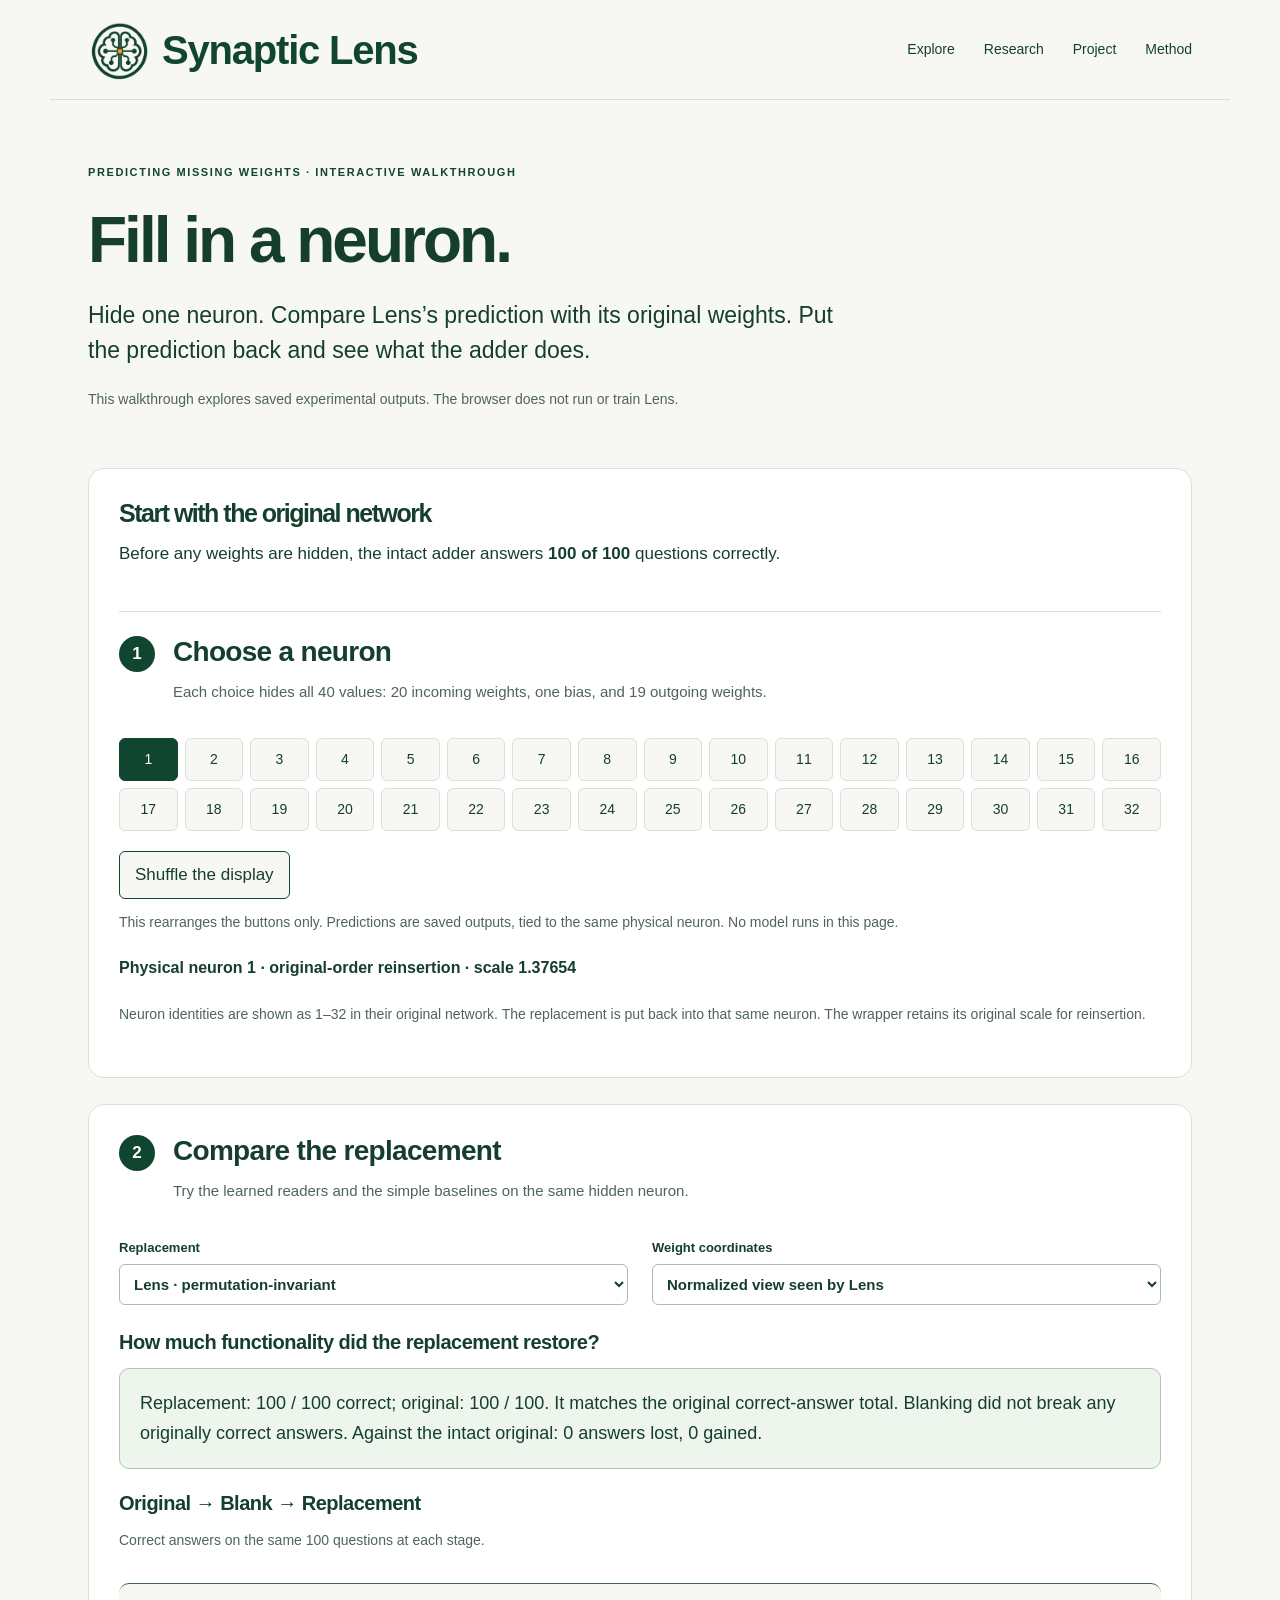
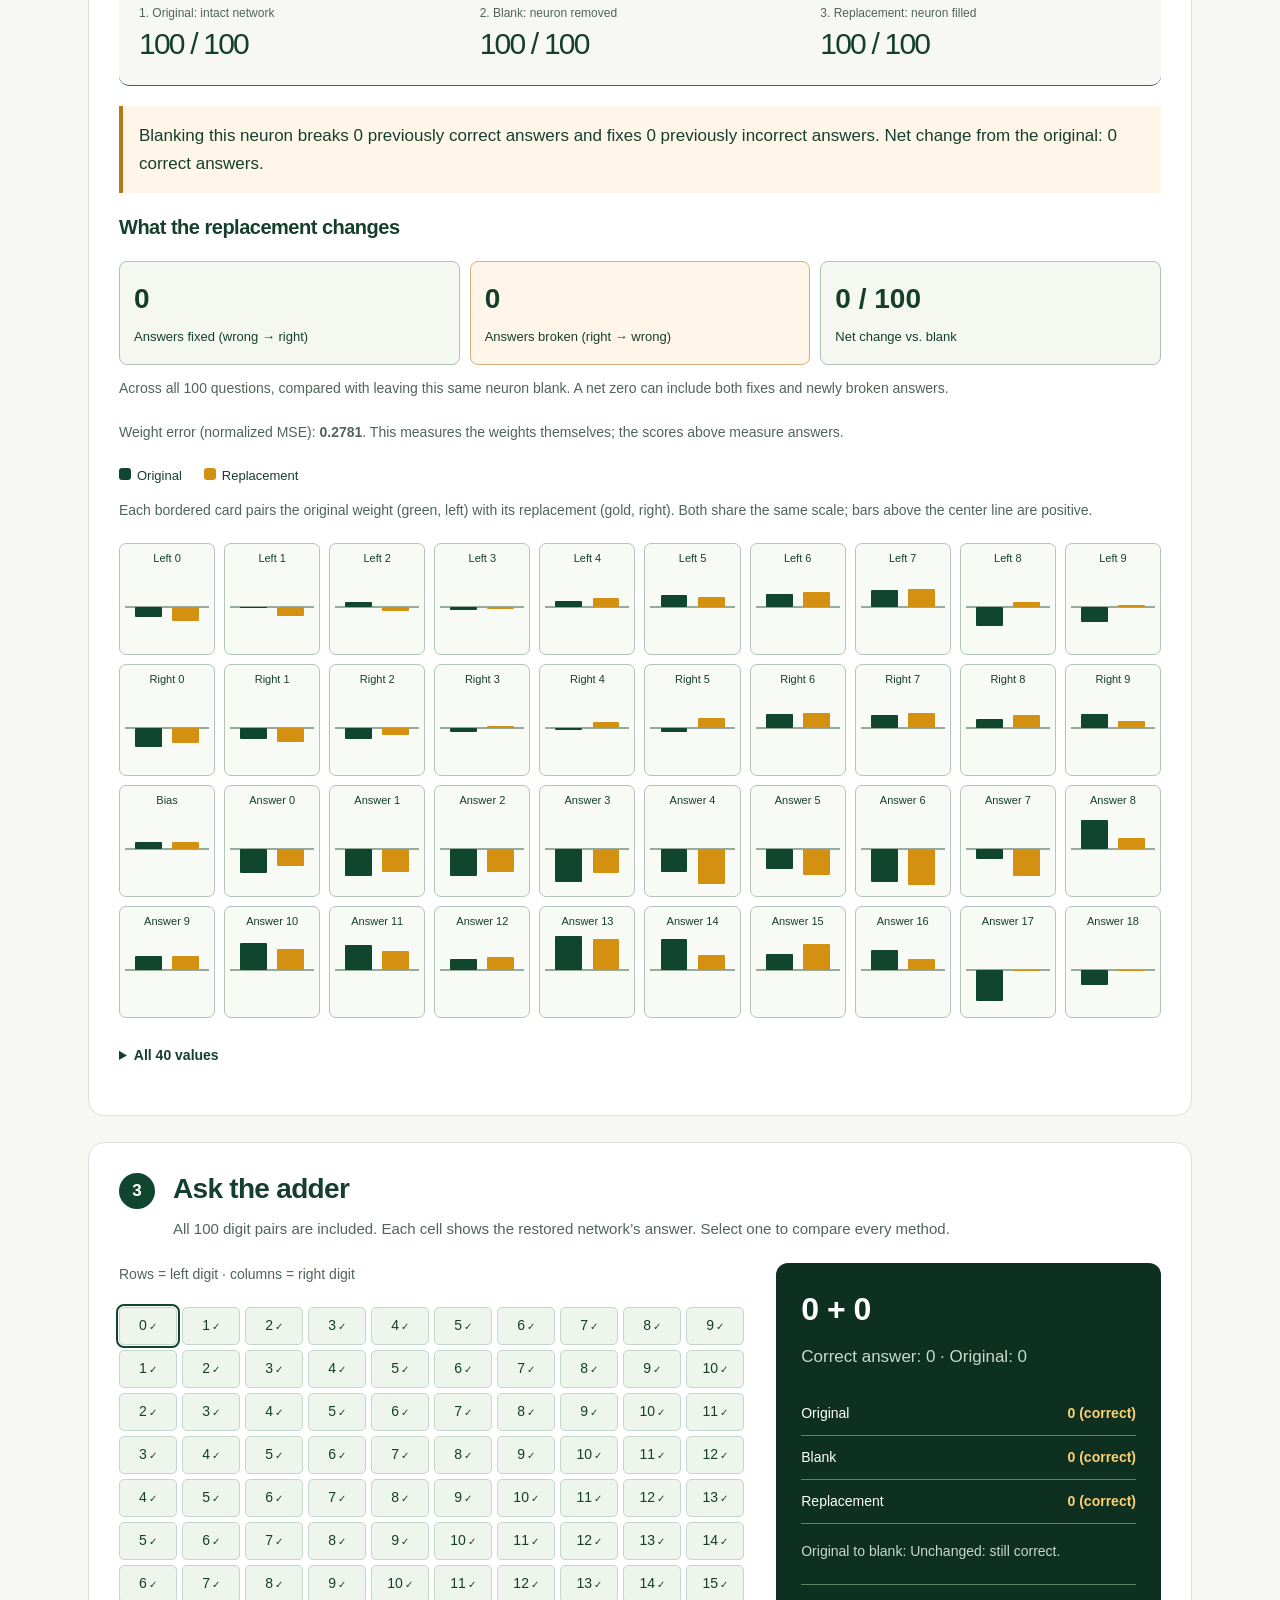
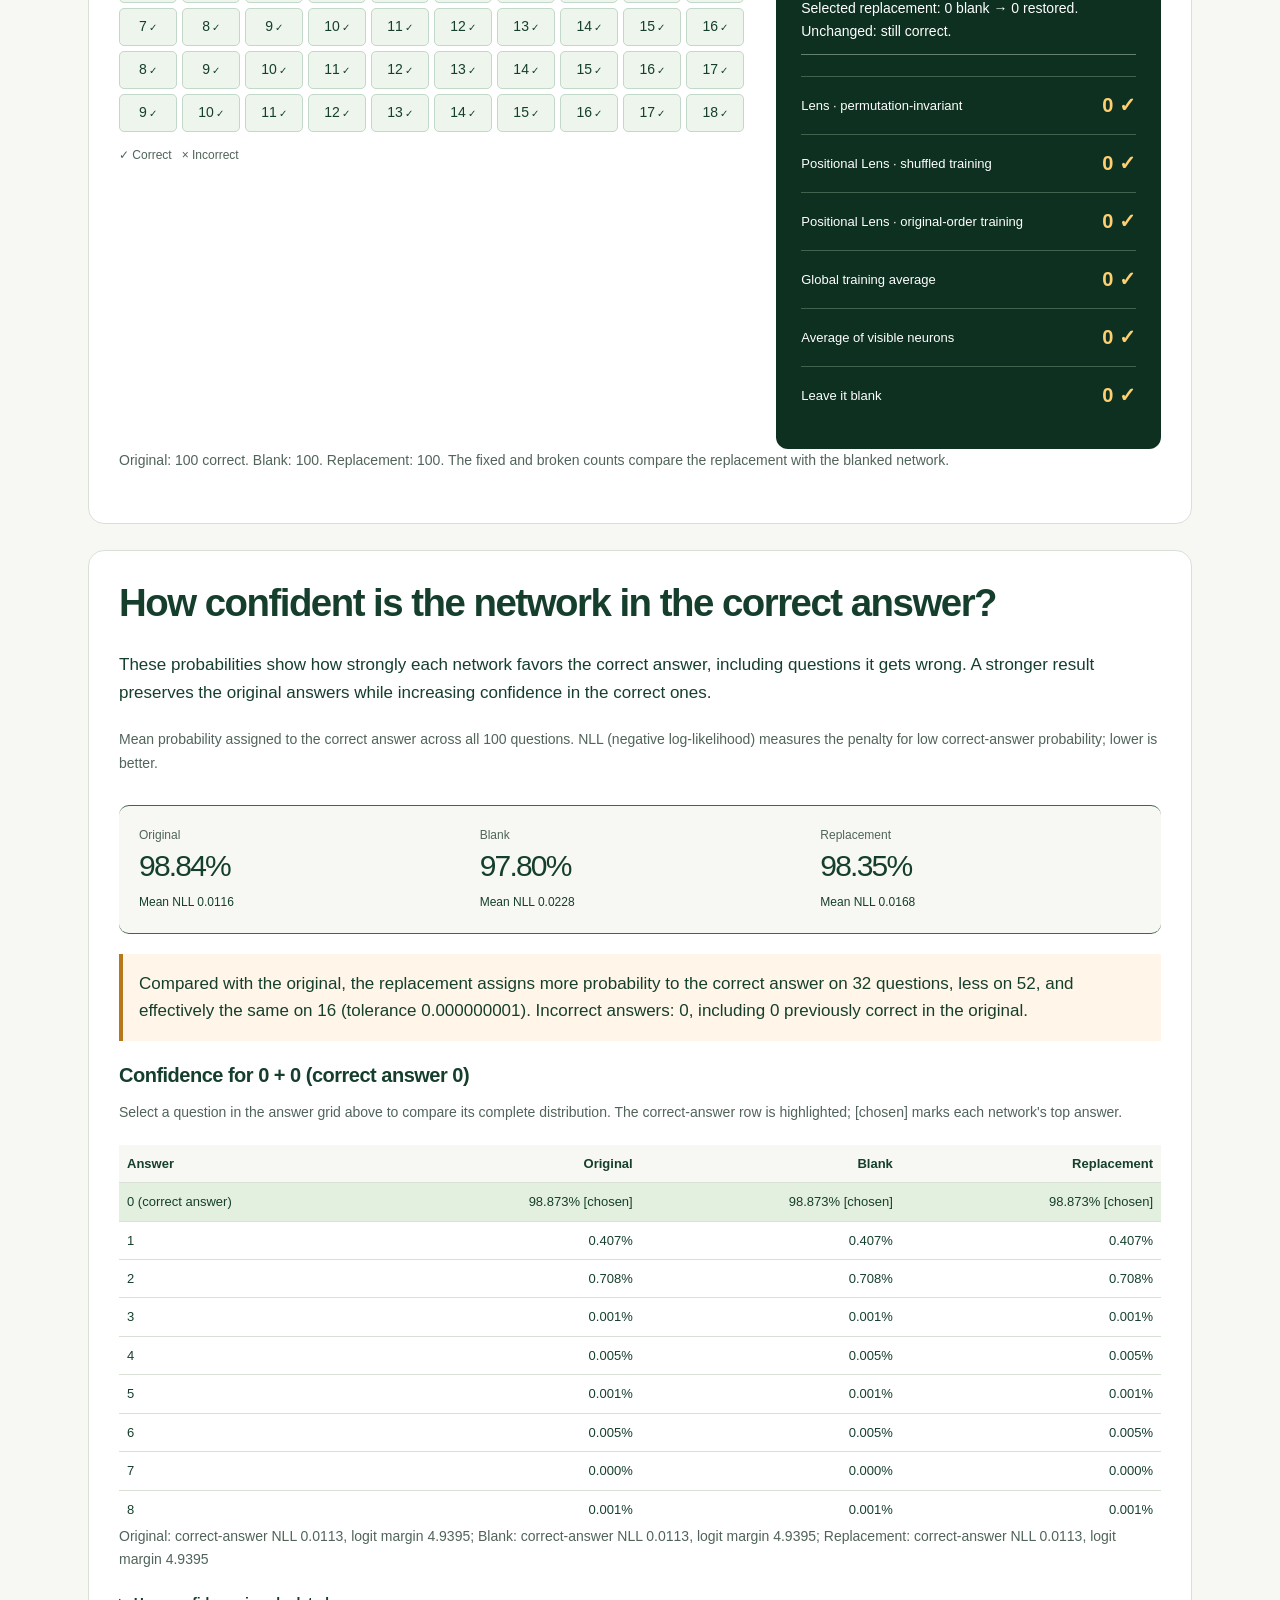
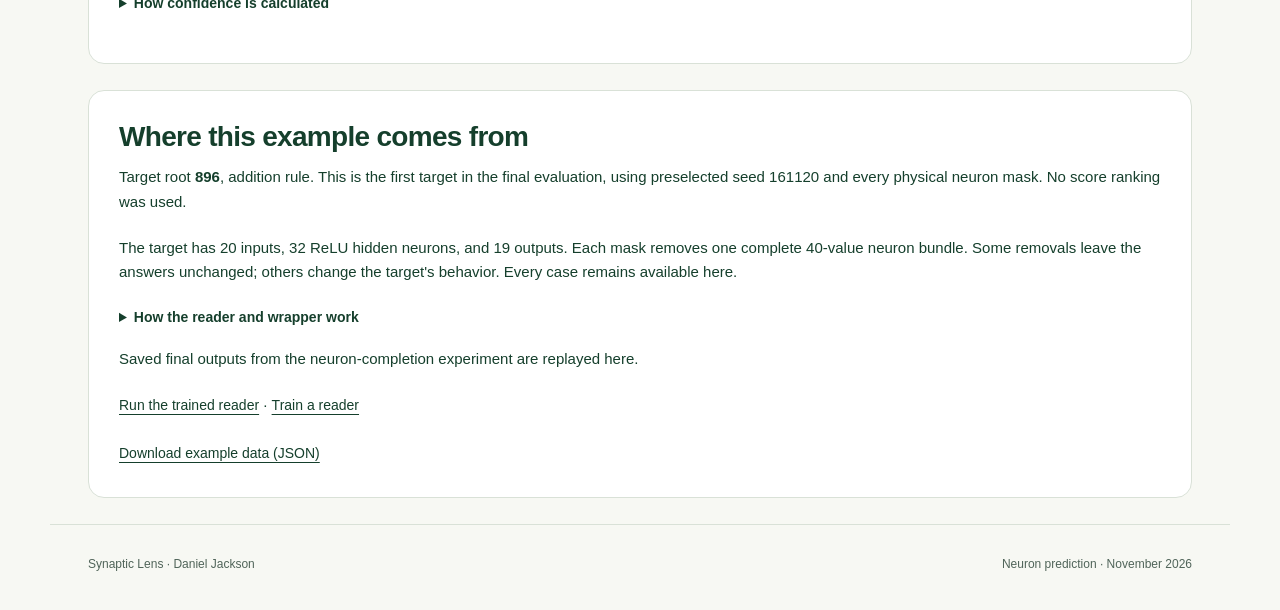
<file: site/examples/neuron-completion.html>
<!doctype html>
<html lang="en"><head><meta charset="utf-8"><meta name="viewport" content="width=device-width,initial-scale=1"><meta name="theme-color" content="#10452f"><title>Fill in a neuron | Adder Lens</title><link rel="icon" href="../assets/synaptic-lens-dark-green-brain-logo.png"><link rel="stylesheet" href="../assets/site.css?v=neuron-confidence-2"><link rel="stylesheet" href="../assets/no-sort-demo.css?v=neuron-confidence-2"><meta name="description" content="Hide a neuron in an addition network and explore saved Lens predictions, original weights and restored behavior."><link rel="canonical" href="https://danielrjackson.github.io/synaptic-lens/examples/neuron-completion.html"></head>
<body><a class="skip" href="#main">Skip to content</a><header class="wrap"><a class="brand" href="../"><img class="brand-logo" src="../assets/synaptic-lens-dark-green-brain-logo.png" width="64" height="64" alt="">Synaptic Lens</a><nav aria-label="Main"><a href="../explore/">Explore</a><a href="../research/">Research</a><a href="../">Project</a><a href="#provenance">Method</a></nav></header>
<main id="main" class="wrap"><section class="demo-intro"><p class="eyebrow">PREDICTING MISSING WEIGHTS · INTERACTIVE WALKTHROUGH</p><h1>Fill in a neuron.</h1><p class="demo-lead">Hide one neuron. Compare Lens’s prediction with its original weights. Put the prediction back and see what the adder does.</p><p class="quiet">This walkthrough explores saved experimental outputs. The browser does not run or train Lens.</p></section>
<div id="loading" role="status">Loading the example…</div><noscript>This interactive example needs JavaScript. <a href="../assets/no-sort-example.json">Download the complete saved outputs.</a></noscript>
<div id="experiment" hidden>
<section class="panel"><div class="original-baseline"><h2>Start with the original network</h2><p>Before any weights are hidden, the intact adder answers <strong id="intact-score"></strong> questions correctly.</p></div><div class="step-heading"><span class="step">1</span><div><h2>Choose a neuron</h2><p>Each choice hides all 40 values: 20 incoming weights, one bias, and 19 outgoing weights.</p></div></div><div id="slots" class="slots" role="group" aria-label="Physical neuron identity"></div><button id="shuffle" type="button">Shuffle the display</button><p class="quiet">This rearranges the buttons only. Predictions are saved outputs, tied to the same physical neuron. No model runs in this page.</p><p id="mapping" class="mapping"></p><p class="quiet">Neuron identities are shown as 1–32 in their original network. The replacement is put back into that same neuron. The wrapper retains its original scale for reinsertion.</p></section>
<section class="panel"><div class="step-heading"><span class="step">2</span><div><h2>Compare the replacement</h2><p>Try the learned readers and the simple baselines on the same hidden neuron.</p></div></div><div class="controls"><label>Replacement <select id="method"><option value="canonical">Lens · permutation-invariant</option><option value="organic">Positional Lens · shuffled training</option><option value="slot_mean">Global training average</option><option value="unaugmented">Positional Lens · original-order training</option><option value="observed_mean">Average of visible neurons</option><option value="zero">Leave it blank</option></select></label><label>Weight coordinates <select id="coordinates"><option value="normalized">Normalized view seen by Lens</option><option value="organic">Original network coordinates</option></select></label></div><h3>How much functionality did the replacement restore?</h3><p id="restoration" class="restoration" aria-live="polite"></p><h3>Original &rarr; Blank &rarr; Replacement</h3><p class="quiet">Correct answers on the same 100 questions at each stage.</p><div class="stats" aria-live="polite"><div><span>1. Original: intact network</span><strong id="original-score"></strong></div><div><span>2. Blank: neuron removed</span><strong id="blank-score"></strong></div><div><span>3. Replacement: neuron filled</span><strong id="score"></strong></div></div><p id="blank-impact" class="stage-note" aria-live="polite"></p><h3>What the replacement changes</h3><div class="impact" aria-live="polite"><div><strong id="helped"></strong><span>Answers fixed (wrong → right)</span></div><div><strong id="hurt"></strong><span>Answers broken (right → wrong)</span></div><div><strong id="net"></strong><span>Net change vs. blank</span></div></div><p class="quiet">Across all 100 questions, compared with leaving this same neuron blank. A net zero can include both fixes and newly broken answers.</p><p class="quiet">Weight error (normalized MSE): <strong id="mse"></strong>. This measures the weights themselves; the scores above measure answers.</p><div class="legend"><span><i class="actual"></i>Original</span><span><i class="predicted"></i>Replacement</span></div><p class="quiet">Each bordered card pairs the original weight (green, left) with its replacement (gold, right). Both share the same scale; bars above the center line are positive.</p><div id="weights" class="weight-chart" aria-label="Original and replacement weights"></div><details><summary>All 40 values</summary><div class="table-scroll"><table><thead><tr><th>Connection</th><th>Original</th><th>Replacement</th><th>Difference</th></tr></thead><tbody id="weight-table"></tbody></table></div></details></section>
<section class="panel"><div class="step-heading"><span class="step">3</span><div><h2>Ask the adder</h2><p>All 100 digit pairs are included. Each cell shows the restored network’s answer. Select one to compare every method.</p></div></div><div class="answer-layout"><div><p class="quiet">Rows = left digit · columns = right digit</p><div id="answer-grid" class="answer-grid" role="group" aria-label="All 100 addition questions"></div><p class="grid-key">✓ Correct &nbsp; × Incorrect</p></div><div class="query-card"><h3 id="query-title"></h3><p id="query-truth"></p><div id="query-stages" class="query-stages" aria-live="polite"></div><p id="query-blank-impact" class="quiet"></p><p id="query-impact" aria-live="polite"></p><div id="query-methods"></div></div></div><p id="variation" class="quiet"></p></section>
<section class="panel"><h2>How confident is the network in the correct answer?</h2><p>These probabilities show how strongly each network favors the correct answer, including questions it gets wrong. A stronger result preserves the original answers while increasing confidence in the correct ones.</p><p id="confidence-loading" role="status">Loading confidence replay data.</p><div id="confidence-content" hidden><p class="quiet">Mean probability assigned to the correct answer across all 100 questions. NLL (negative log-likelihood) measures the penalty for low correct-answer probability; lower is better.</p><div id="confidence-stages" class="stats"></div><p id="confidence-change" class="stage-note" aria-live="polite"></p><h3 id="confidence-query-title"></h3><p class="quiet">Select a question in the answer grid above to compare its complete distribution. The correct-answer row is highlighted; [chosen] marks each network's top answer.</p><div class="table-scroll"><table><thead><tr><th>Answer</th><th>Original</th><th>Blank</th><th>Replacement</th></tr></thead><tbody id="confidence-query"></tbody></table></div><p id="confidence-query-detail" class="quiet"></p><details><summary>How confidence is calculated</summary><p>These are softmax probabilities over the 19 possible answers, reconstructed on the CPU in float64 from the same saved original weights and replacement bundles. All 19,300 reconstructed choices match the saved answers. Model-assigned confidence has not been calibrated as a real-world success probability.</p><p>The logit margin is the correct-answer score minus the strongest other score. A positive margin means the correct answer wins. Per-question values remain available so averages do not hide mistakes.</p><a href="../assets/neuron-confidence.json">Download all confidence outputs (JSON, 9.3 MB)</a></details></div></section>
<section id="provenance" class="panel provenance"><h2>Where this example comes from</h2><p>Target root <strong>896</strong>, addition rule. This is the first target in the final evaluation, using preselected seed 161120 and every physical neuron mask. No score ranking was used.</p><p>The target has 20 inputs, 32 ReLU hidden neurons, and 19 outputs. Each mask removes one complete 40-value neuron bundle. Some removals leave the answers unchanged; others change the target's behavior. Every case remains available here.</p><details><summary>How the reader and wrapper work</summary><p>Weights are normalized in the original neuron order. No parameter-dependent sorting is performed. The primary Lens uses no positional embeddings, and training includes random neuron permutations. Predictions are returned for a masked physical neuron.</p><p>The wrapper retains the hidden neuron's true positive normalization scale outside Lens, then uses it to convert the predicted normalized bundle back into original coordinates. Only that neuron is replaced; all other weights retain their original order.</p><p>The shuffle button demonstrates display reordering only. The saved evaluation separately reindexed targets and mapped their predictions back to the same physical neurons. Its maximum prediction difference is shown below for learned readers.</p><p id="shuffle-delta"></p></details><p>Saved final outputs from the neuron-completion experiment are replayed here.</p><p><a href="https://github.com/danielrjackson/synaptic-lens/blob/main/docs/NEURON_COMPLETION.md">Run the trained reader</a> · <a href="https://github.com/danielrjackson/synaptic-lens/blob/main/docs/TRAIN_NEURON_COMPLETION.md">Train a reader</a></p><a id="download" href="../assets/no-sort-example.json">Download example data (JSON)</a></section>
</div></main><footer class="wrap"><span>Synaptic Lens · Daniel Jackson</span><span>Neuron prediction · November 2026</span></footer><script type="module" src="../assets/no-sort-demo.js?v=neuron-confidence-2"></script></body></html>
</file>
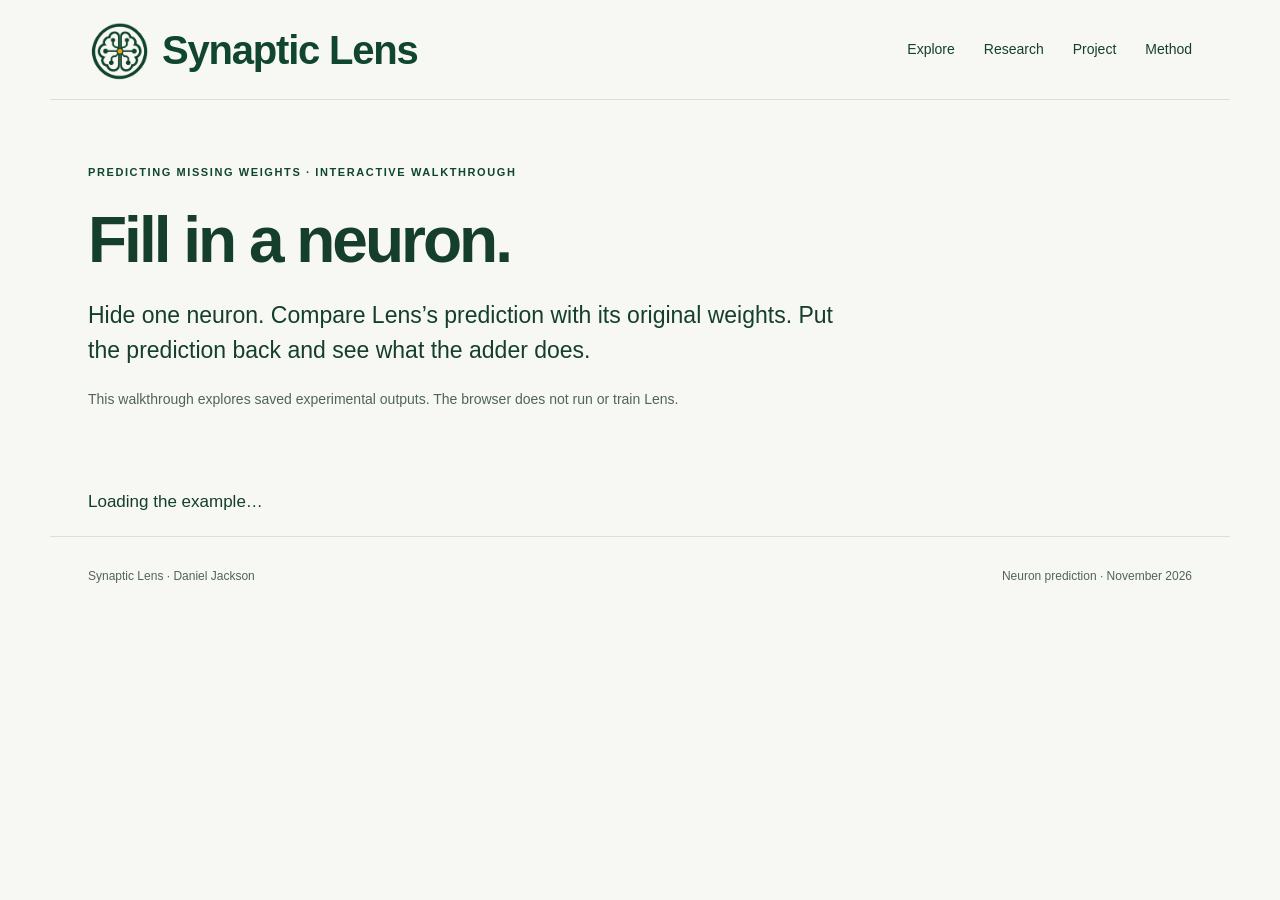
<file: site/examples/no-sort-neuron.html>
<!doctype html>
<html lang="en"><head><meta charset="utf-8"><meta name="viewport" content="width=device-width,initial-scale=1"><title>Fill in a neuron | Synaptic Lens</title><meta http-equiv="refresh" content="0; url=neuron-completion.html"><link rel="canonical" href="https://danielrjackson.github.io/synaptic-lens/examples/neuron-completion.html"></head><body><p>This demonstration is now at <a href="neuron-completion.html">Fill in a neuron</a>.</p></body></html>
</file>
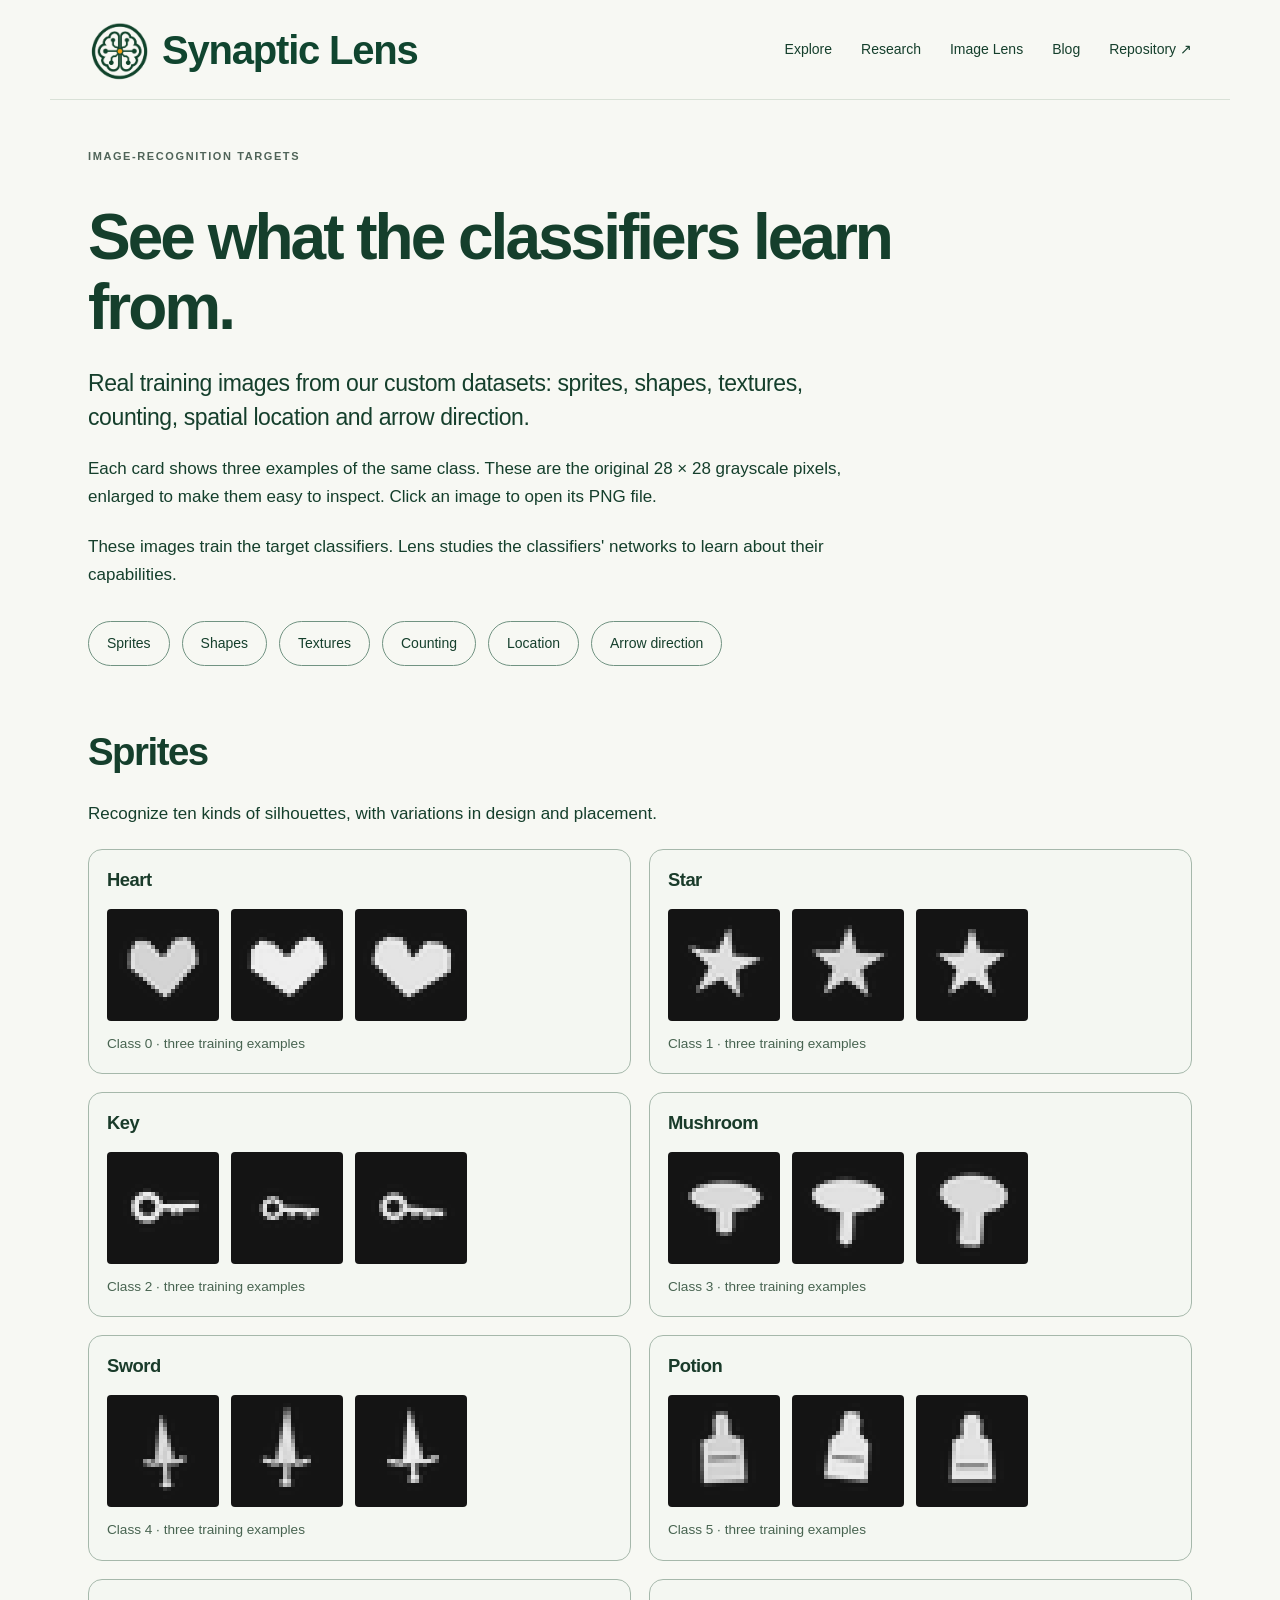
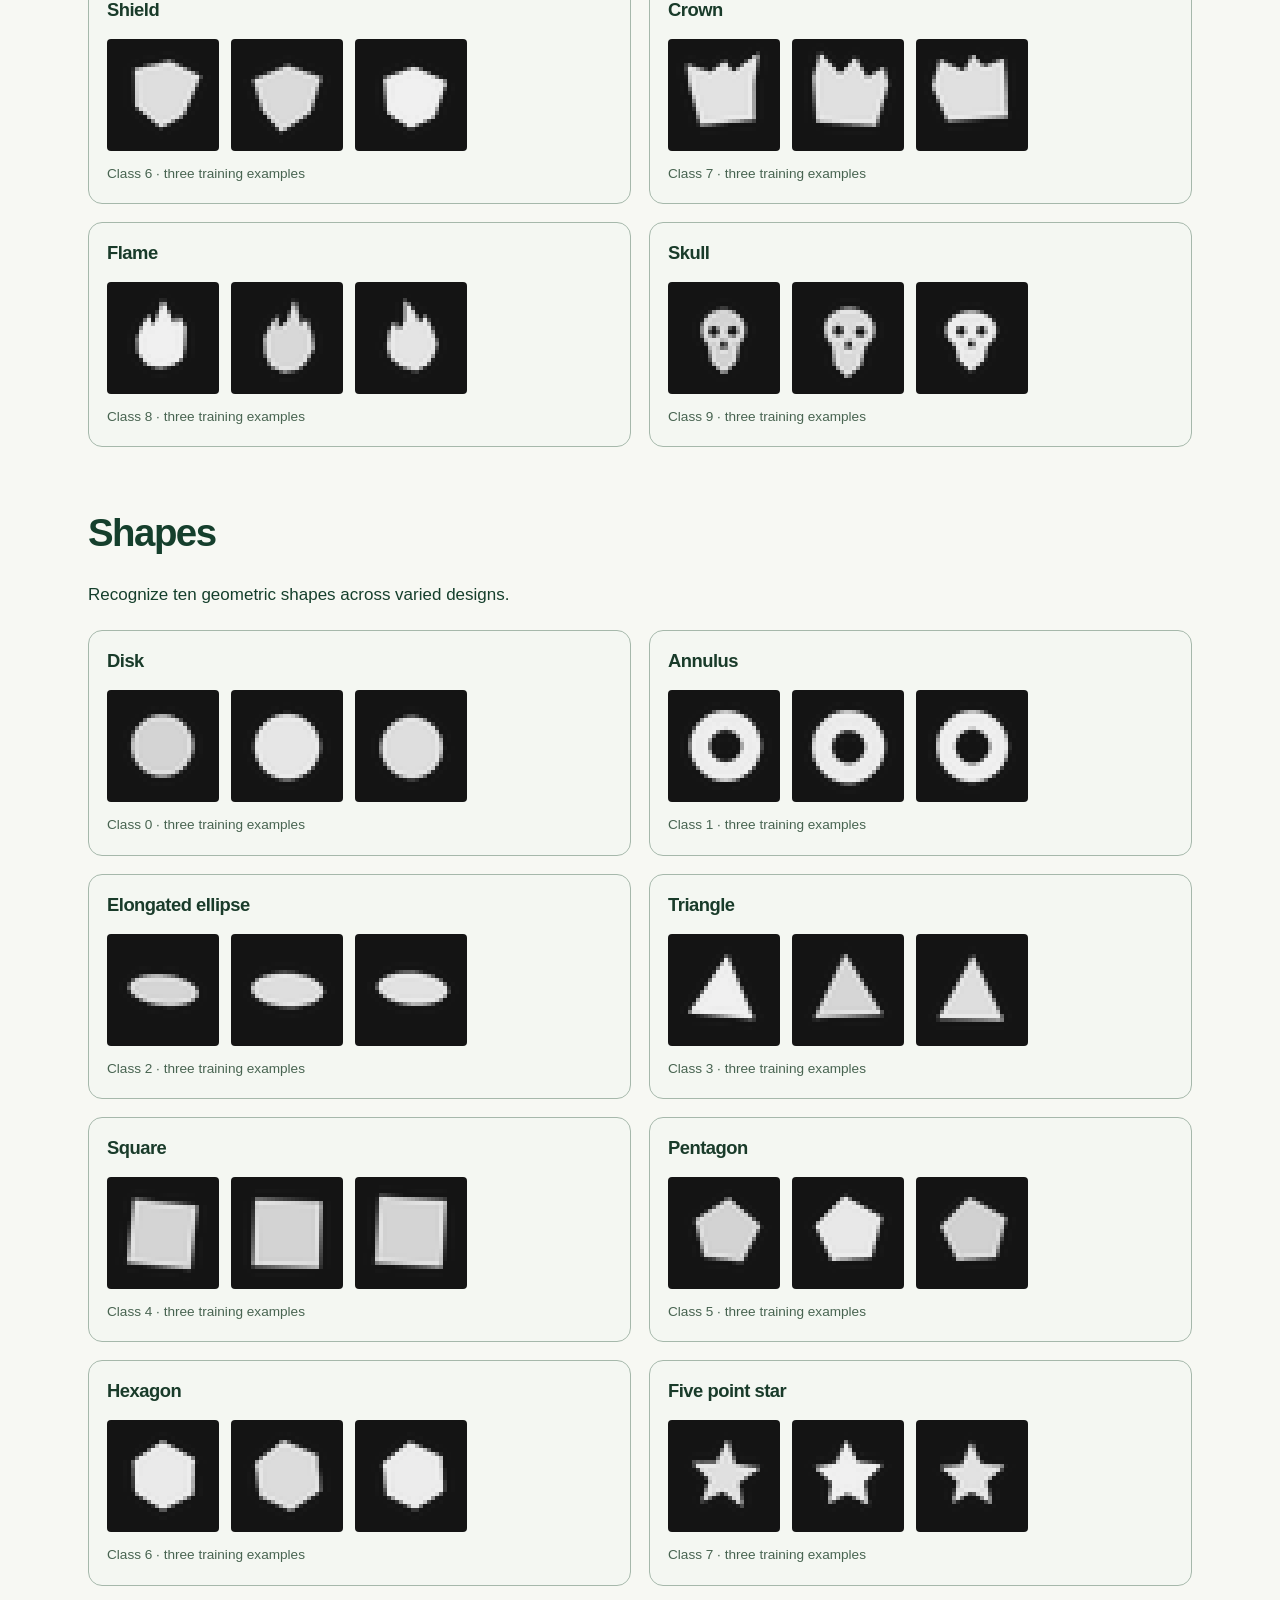
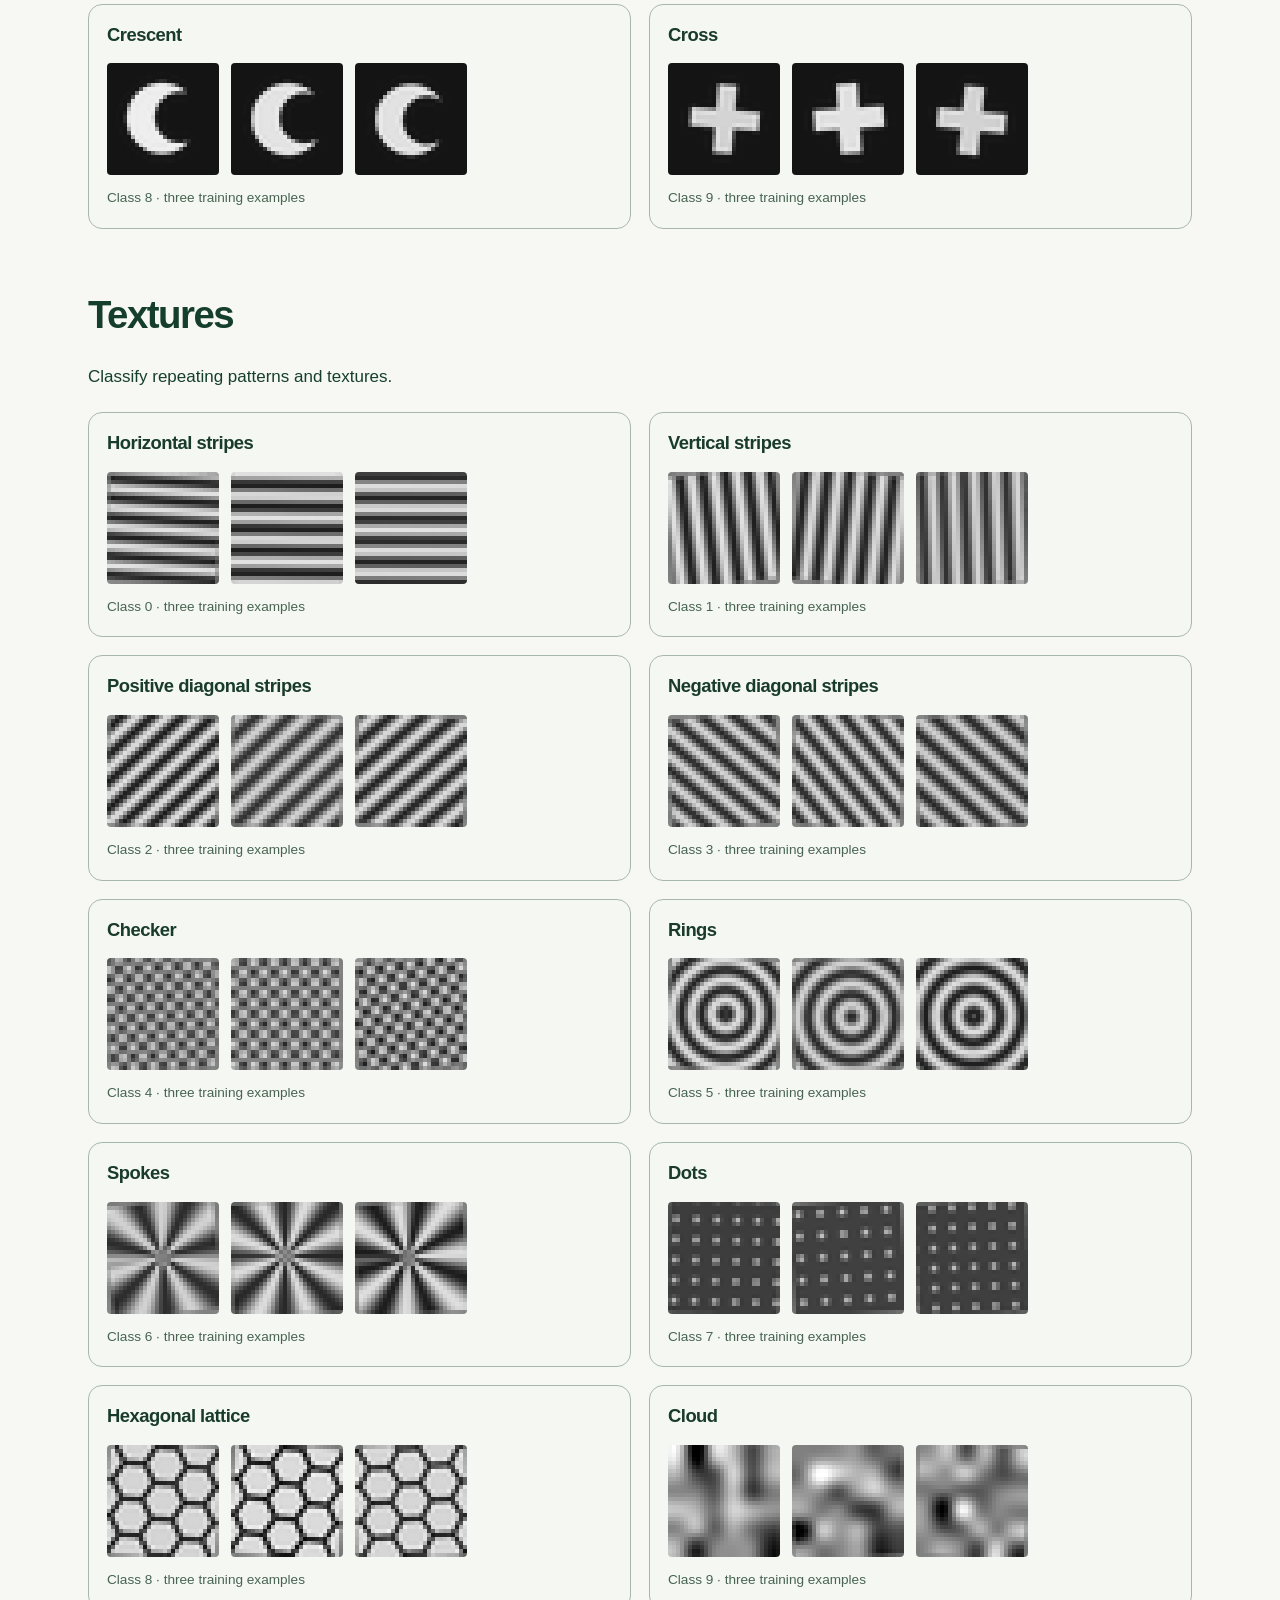
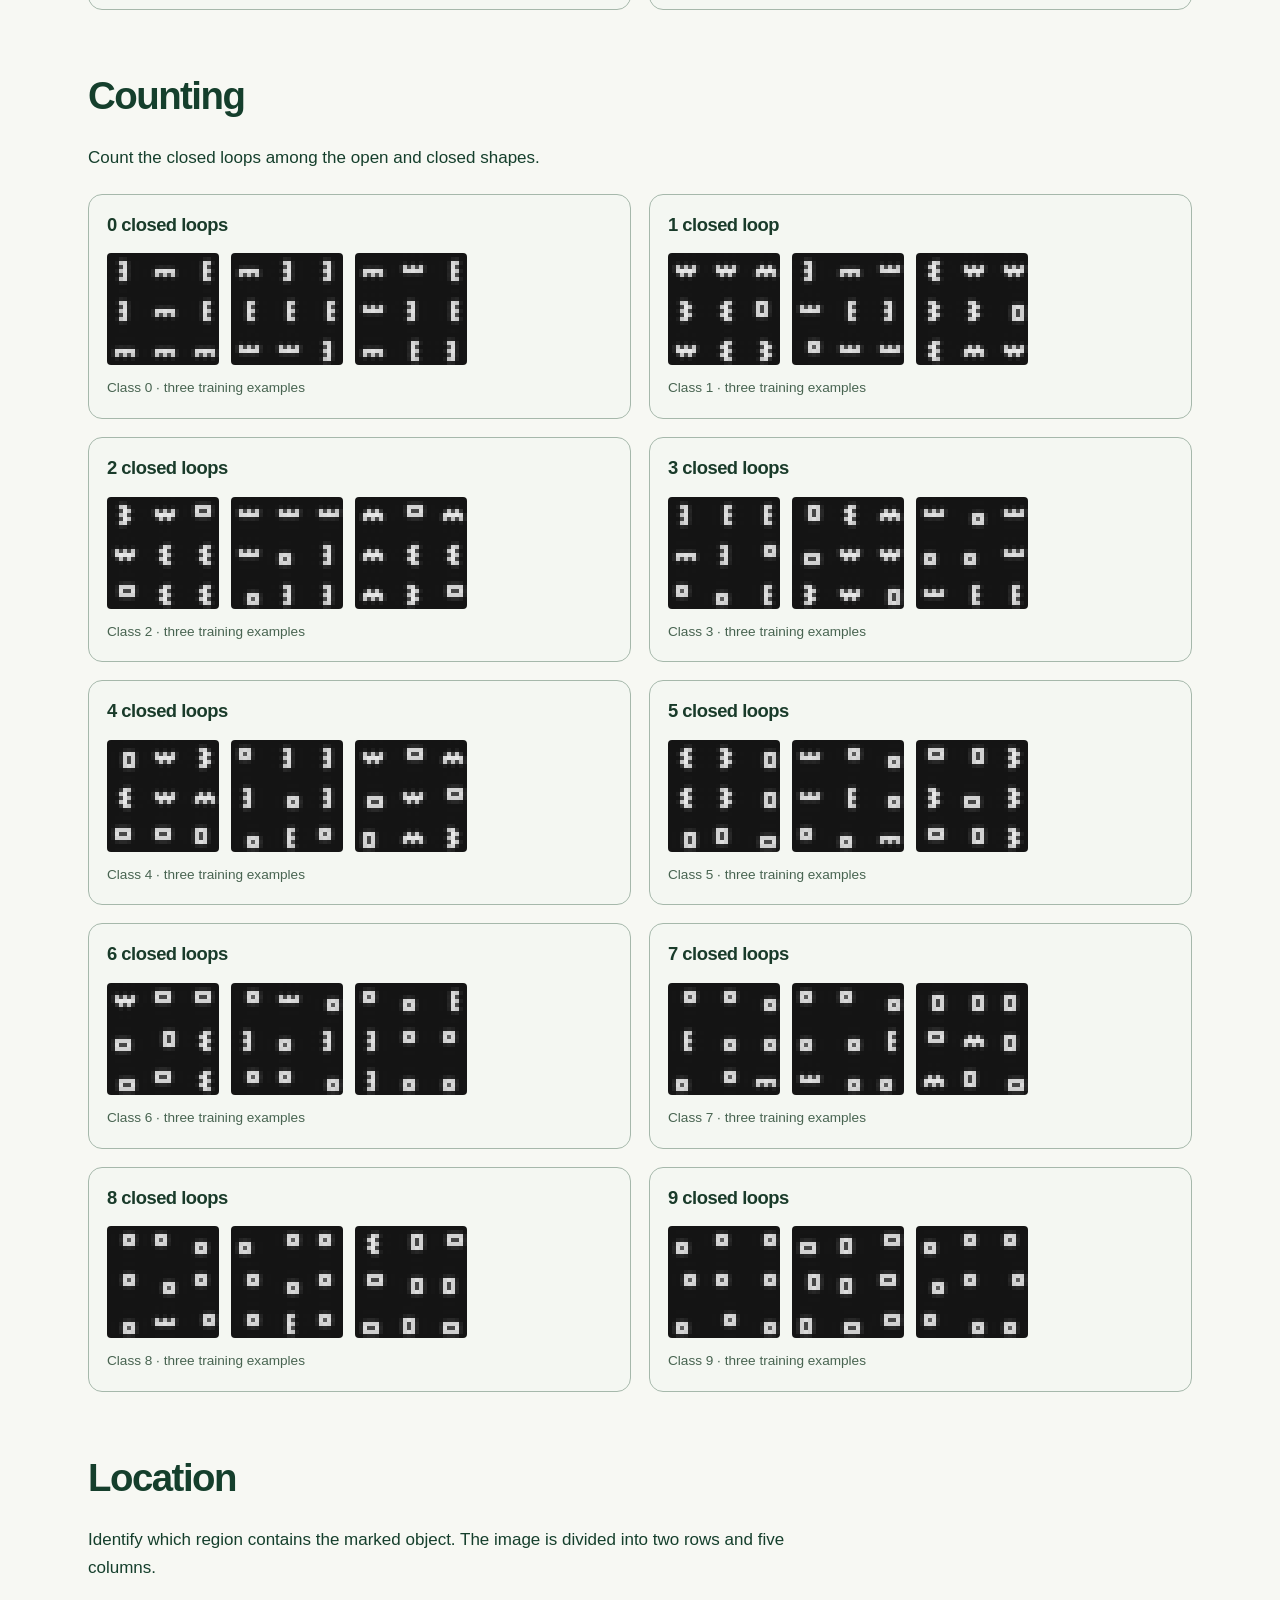
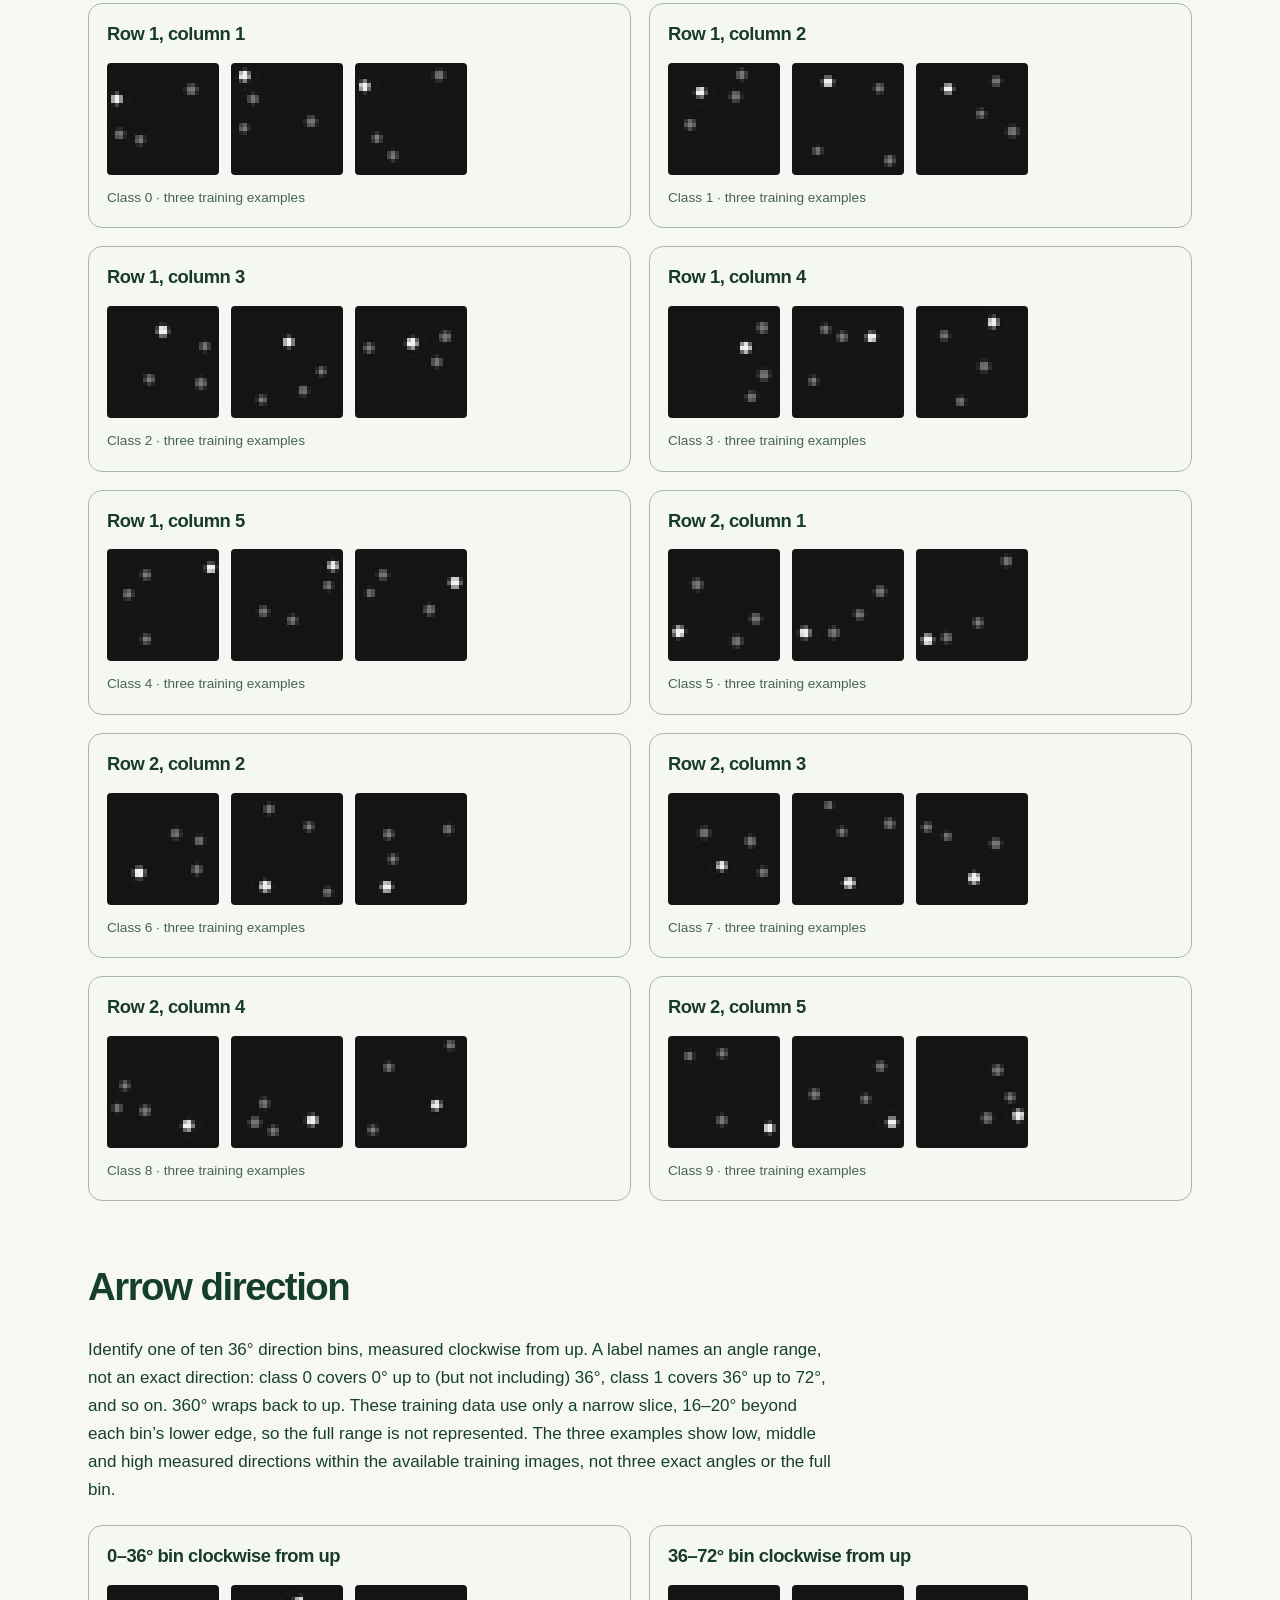
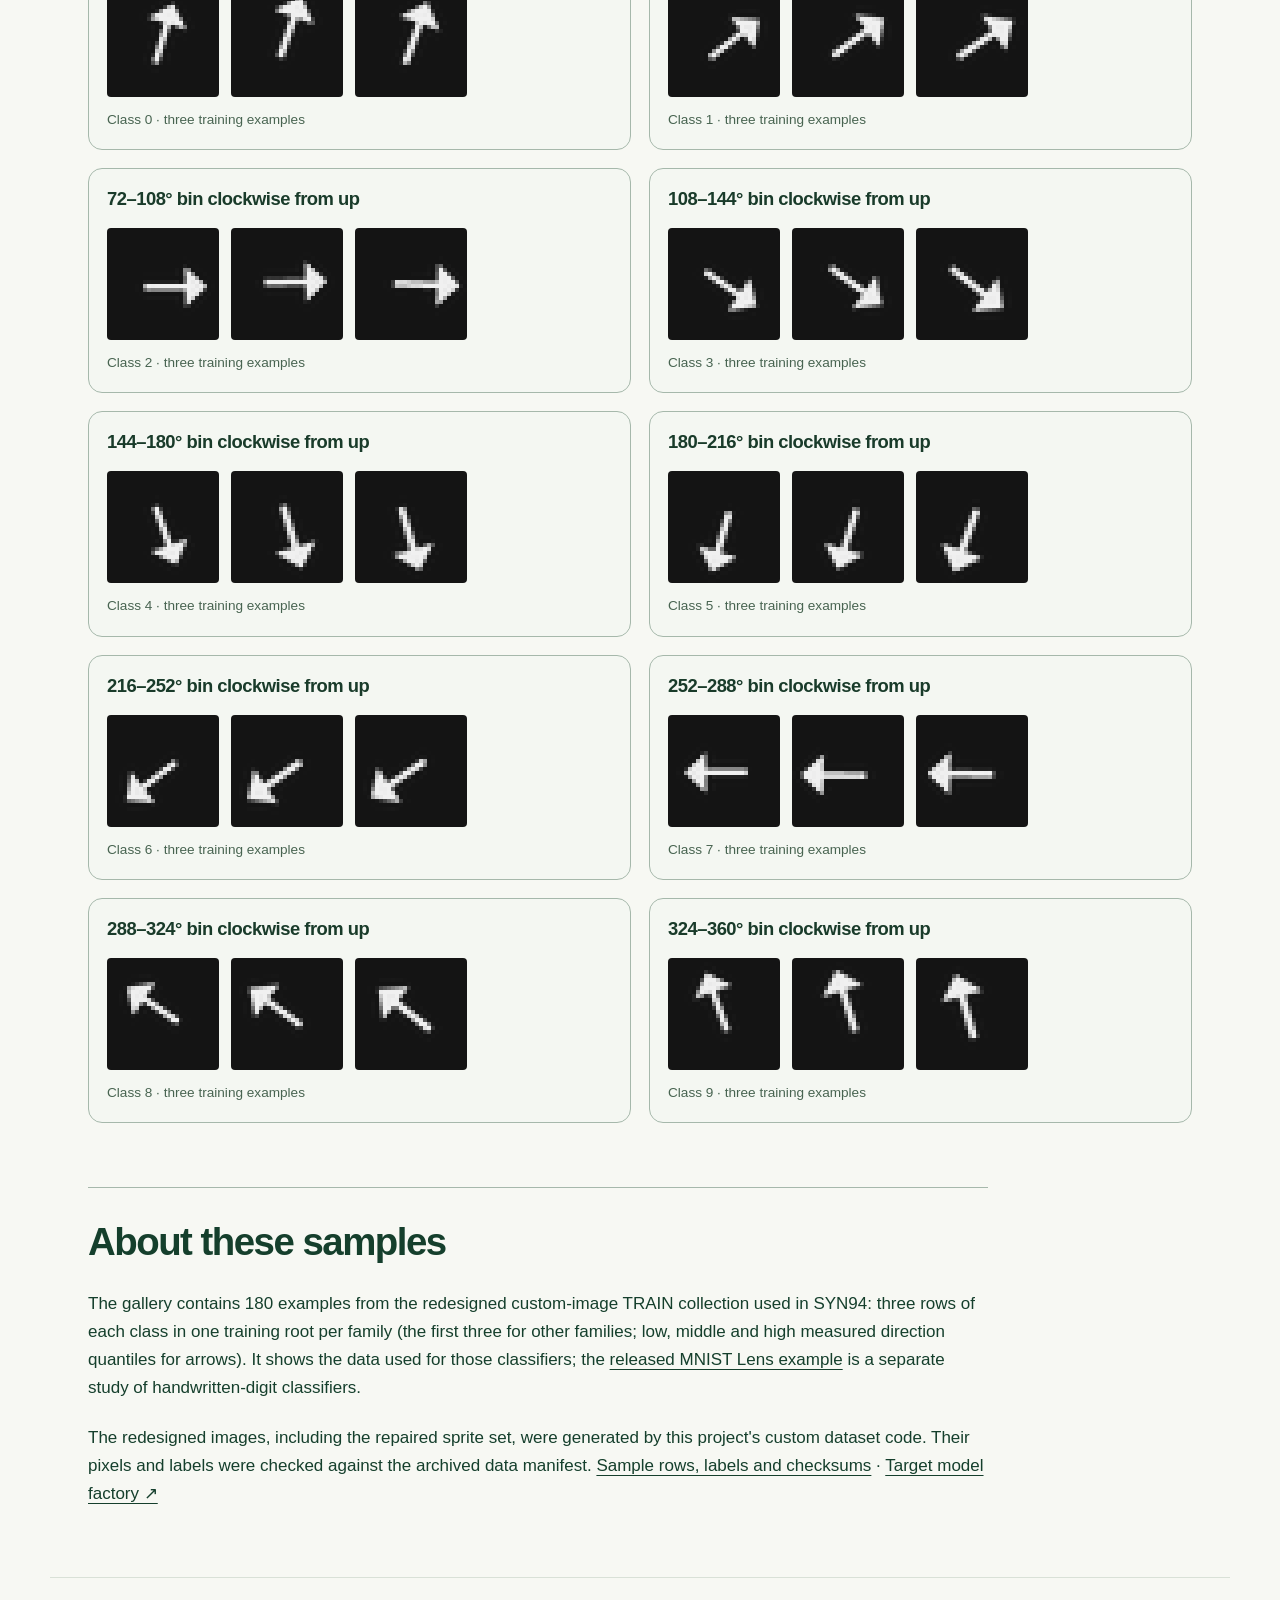
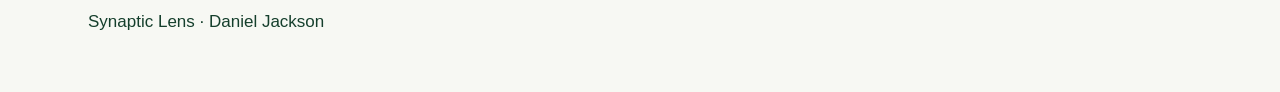
<file: site/examples/training-images.html>
<!doctype html><html lang="en"><head><meta charset="utf-8"><meta name="viewport" content="width=device-width,initial-scale=1"><title>Training images · Synaptic Lens</title><meta name="description" content="Explore actual training images from Synaptic Lens's custom image datasets."><link rel="stylesheet" href="../assets/site.css"><link rel="stylesheet" href="../assets/training-gallery.css"><link rel="icon" href="../assets/synaptic-lens-dark-green-brain-logo.png"></head><body><header class="wrap"><a class="brand" href="../"><img class="brand-logo" src="../assets/synaptic-lens-dark-green-brain-logo.png" width="64" height="64" alt="">Synaptic Lens</a><nav aria-label="Main navigation"><a href="../explore/">Explore</a><a href="../research/">Research</a><a href="../#image-example">Image Lens</a><a href="../blog/">Blog</a><a href="https://github.com/danielrjackson/synaptic-lens">Repository ↗</a></nav></header><main class="wrap gallery-main"><div class="section-label">IMAGE-RECOGNITION TARGETS</div><h1>See what the classifiers learn from.</h1><p class="large">Real training images from our custom datasets: sprites, shapes, textures, counting, spatial location and arrow direction.</p><p>Each card shows three examples of the same class. These are the original 28 × 28 grayscale pixels, enlarged to make them easy to inspect. Click an image to open its PNG file.</p><p>These images train the target classifiers. Lens studies the classifiers' networks to learn about their capabilities.</p><nav class="family-nav" aria-label="Image families"><a href="#sprites">Sprites</a><a href="#shapes">Shapes</a><a href="#textures">Textures</a><a href="#count">Counting</a><a href="#location">Location</a><a href="#arrows">Arrow direction</a></nav><section id="sprites" class="gallery-section"><h2>Sprites</h2><p>Recognize ten kinds of silhouettes, with variations in design and placement.</p><div class="sample-grid"><article class="sample-card"><h3>Heart</h3><div class="sample-trio"><a href="../assets/training-images/sprites/class-0-0.png" title="Open original 28 × 28 PNG"><img src="../assets/training-images/sprites/class-0-0.png" width="112" height="112" loading="lazy" alt="Heart, training example 1"></a><a href="../assets/training-images/sprites/class-0-1.png" title="Open original 28 × 28 PNG"><img src="../assets/training-images/sprites/class-0-1.png" width="112" height="112" loading="lazy" alt="Heart, training example 2"></a><a href="../assets/training-images/sprites/class-0-2.png" title="Open original 28 × 28 PNG"><img src="../assets/training-images/sprites/class-0-2.png" width="112" height="112" loading="lazy" alt="Heart, training example 3"></a></div><p>Class 0 · three training examples</p></article><article class="sample-card"><h3>Star</h3><div class="sample-trio"><a href="../assets/training-images/sprites/class-1-0.png" title="Open original 28 × 28 PNG"><img src="../assets/training-images/sprites/class-1-0.png" width="112" height="112" loading="lazy" alt="Star, training example 1"></a><a href="../assets/training-images/sprites/class-1-1.png" title="Open original 28 × 28 PNG"><img src="../assets/training-images/sprites/class-1-1.png" width="112" height="112" loading="lazy" alt="Star, training example 2"></a><a href="../assets/training-images/sprites/class-1-2.png" title="Open original 28 × 28 PNG"><img src="../assets/training-images/sprites/class-1-2.png" width="112" height="112" loading="lazy" alt="Star, training example 3"></a></div><p>Class 1 · three training examples</p></article><article class="sample-card"><h3>Key</h3><div class="sample-trio"><a href="../assets/training-images/sprites/class-2-0.png" title="Open original 28 × 28 PNG"><img src="../assets/training-images/sprites/class-2-0.png" width="112" height="112" loading="lazy" alt="Key, training example 1"></a><a href="../assets/training-images/sprites/class-2-1.png" title="Open original 28 × 28 PNG"><img src="../assets/training-images/sprites/class-2-1.png" width="112" height="112" loading="lazy" alt="Key, training example 2"></a><a href="../assets/training-images/sprites/class-2-2.png" title="Open original 28 × 28 PNG"><img src="../assets/training-images/sprites/class-2-2.png" width="112" height="112" loading="lazy" alt="Key, training example 3"></a></div><p>Class 2 · three training examples</p></article><article class="sample-card"><h3>Mushroom</h3><div class="sample-trio"><a href="../assets/training-images/sprites/class-3-0.png" title="Open original 28 × 28 PNG"><img src="../assets/training-images/sprites/class-3-0.png" width="112" height="112" loading="lazy" alt="Mushroom, training example 1"></a><a href="../assets/training-images/sprites/class-3-1.png" title="Open original 28 × 28 PNG"><img src="../assets/training-images/sprites/class-3-1.png" width="112" height="112" loading="lazy" alt="Mushroom, training example 2"></a><a href="../assets/training-images/sprites/class-3-2.png" title="Open original 28 × 28 PNG"><img src="../assets/training-images/sprites/class-3-2.png" width="112" height="112" loading="lazy" alt="Mushroom, training example 3"></a></div><p>Class 3 · three training examples</p></article><article class="sample-card"><h3>Sword</h3><div class="sample-trio"><a href="../assets/training-images/sprites/class-4-0.png" title="Open original 28 × 28 PNG"><img src="../assets/training-images/sprites/class-4-0.png" width="112" height="112" loading="lazy" alt="Sword, training example 1"></a><a href="../assets/training-images/sprites/class-4-1.png" title="Open original 28 × 28 PNG"><img src="../assets/training-images/sprites/class-4-1.png" width="112" height="112" loading="lazy" alt="Sword, training example 2"></a><a href="../assets/training-images/sprites/class-4-2.png" title="Open original 28 × 28 PNG"><img src="../assets/training-images/sprites/class-4-2.png" width="112" height="112" loading="lazy" alt="Sword, training example 3"></a></div><p>Class 4 · three training examples</p></article><article class="sample-card"><h3>Potion</h3><div class="sample-trio"><a href="../assets/training-images/sprites/class-5-0.png" title="Open original 28 × 28 PNG"><img src="../assets/training-images/sprites/class-5-0.png" width="112" height="112" loading="lazy" alt="Potion, training example 1"></a><a href="../assets/training-images/sprites/class-5-1.png" title="Open original 28 × 28 PNG"><img src="../assets/training-images/sprites/class-5-1.png" width="112" height="112" loading="lazy" alt="Potion, training example 2"></a><a href="../assets/training-images/sprites/class-5-2.png" title="Open original 28 × 28 PNG"><img src="../assets/training-images/sprites/class-5-2.png" width="112" height="112" loading="lazy" alt="Potion, training example 3"></a></div><p>Class 5 · three training examples</p></article><article class="sample-card"><h3>Shield</h3><div class="sample-trio"><a href="../assets/training-images/sprites/class-6-0.png" title="Open original 28 × 28 PNG"><img src="../assets/training-images/sprites/class-6-0.png" width="112" height="112" loading="lazy" alt="Shield, training example 1"></a><a href="../assets/training-images/sprites/class-6-1.png" title="Open original 28 × 28 PNG"><img src="../assets/training-images/sprites/class-6-1.png" width="112" height="112" loading="lazy" alt="Shield, training example 2"></a><a href="../assets/training-images/sprites/class-6-2.png" title="Open original 28 × 28 PNG"><img src="../assets/training-images/sprites/class-6-2.png" width="112" height="112" loading="lazy" alt="Shield, training example 3"></a></div><p>Class 6 · three training examples</p></article><article class="sample-card"><h3>Crown</h3><div class="sample-trio"><a href="../assets/training-images/sprites/class-7-0.png" title="Open original 28 × 28 PNG"><img src="../assets/training-images/sprites/class-7-0.png" width="112" height="112" loading="lazy" alt="Crown, training example 1"></a><a href="../assets/training-images/sprites/class-7-1.png" title="Open original 28 × 28 PNG"><img src="../assets/training-images/sprites/class-7-1.png" width="112" height="112" loading="lazy" alt="Crown, training example 2"></a><a href="../assets/training-images/sprites/class-7-2.png" title="Open original 28 × 28 PNG"><img src="../assets/training-images/sprites/class-7-2.png" width="112" height="112" loading="lazy" alt="Crown, training example 3"></a></div><p>Class 7 · three training examples</p></article><article class="sample-card"><h3>Flame</h3><div class="sample-trio"><a href="../assets/training-images/sprites/class-8-0.png" title="Open original 28 × 28 PNG"><img src="../assets/training-images/sprites/class-8-0.png" width="112" height="112" loading="lazy" alt="Flame, training example 1"></a><a href="../assets/training-images/sprites/class-8-1.png" title="Open original 28 × 28 PNG"><img src="../assets/training-images/sprites/class-8-1.png" width="112" height="112" loading="lazy" alt="Flame, training example 2"></a><a href="../assets/training-images/sprites/class-8-2.png" title="Open original 28 × 28 PNG"><img src="../assets/training-images/sprites/class-8-2.png" width="112" height="112" loading="lazy" alt="Flame, training example 3"></a></div><p>Class 8 · three training examples</p></article><article class="sample-card"><h3>Skull</h3><div class="sample-trio"><a href="../assets/training-images/sprites/class-9-0.png" title="Open original 28 × 28 PNG"><img src="../assets/training-images/sprites/class-9-0.png" width="112" height="112" loading="lazy" alt="Skull, training example 1"></a><a href="../assets/training-images/sprites/class-9-1.png" title="Open original 28 × 28 PNG"><img src="../assets/training-images/sprites/class-9-1.png" width="112" height="112" loading="lazy" alt="Skull, training example 2"></a><a href="../assets/training-images/sprites/class-9-2.png" title="Open original 28 × 28 PNG"><img src="../assets/training-images/sprites/class-9-2.png" width="112" height="112" loading="lazy" alt="Skull, training example 3"></a></div><p>Class 9 · three training examples</p></article></div></section><section id="shapes" class="gallery-section"><h2>Shapes</h2><p>Recognize ten geometric shapes across varied designs.</p><div class="sample-grid"><article class="sample-card"><h3>Disk</h3><div class="sample-trio"><a href="../assets/training-images/shapes/class-0-0.png" title="Open original 28 × 28 PNG"><img src="../assets/training-images/shapes/class-0-0.png" width="112" height="112" loading="lazy" alt="Disk, training example 1"></a><a href="../assets/training-images/shapes/class-0-1.png" title="Open original 28 × 28 PNG"><img src="../assets/training-images/shapes/class-0-1.png" width="112" height="112" loading="lazy" alt="Disk, training example 2"></a><a href="../assets/training-images/shapes/class-0-2.png" title="Open original 28 × 28 PNG"><img src="../assets/training-images/shapes/class-0-2.png" width="112" height="112" loading="lazy" alt="Disk, training example 3"></a></div><p>Class 0 · three training examples</p></article><article class="sample-card"><h3>Annulus</h3><div class="sample-trio"><a href="../assets/training-images/shapes/class-1-0.png" title="Open original 28 × 28 PNG"><img src="../assets/training-images/shapes/class-1-0.png" width="112" height="112" loading="lazy" alt="Annulus, training example 1"></a><a href="../assets/training-images/shapes/class-1-1.png" title="Open original 28 × 28 PNG"><img src="../assets/training-images/shapes/class-1-1.png" width="112" height="112" loading="lazy" alt="Annulus, training example 2"></a><a href="../assets/training-images/shapes/class-1-2.png" title="Open original 28 × 28 PNG"><img src="../assets/training-images/shapes/class-1-2.png" width="112" height="112" loading="lazy" alt="Annulus, training example 3"></a></div><p>Class 1 · three training examples</p></article><article class="sample-card"><h3>Elongated ellipse</h3><div class="sample-trio"><a href="../assets/training-images/shapes/class-2-0.png" title="Open original 28 × 28 PNG"><img src="../assets/training-images/shapes/class-2-0.png" width="112" height="112" loading="lazy" alt="Elongated ellipse, training example 1"></a><a href="../assets/training-images/shapes/class-2-1.png" title="Open original 28 × 28 PNG"><img src="../assets/training-images/shapes/class-2-1.png" width="112" height="112" loading="lazy" alt="Elongated ellipse, training example 2"></a><a href="../assets/training-images/shapes/class-2-2.png" title="Open original 28 × 28 PNG"><img src="../assets/training-images/shapes/class-2-2.png" width="112" height="112" loading="lazy" alt="Elongated ellipse, training example 3"></a></div><p>Class 2 · three training examples</p></article><article class="sample-card"><h3>Triangle</h3><div class="sample-trio"><a href="../assets/training-images/shapes/class-3-0.png" title="Open original 28 × 28 PNG"><img src="../assets/training-images/shapes/class-3-0.png" width="112" height="112" loading="lazy" alt="Triangle, training example 1"></a><a href="../assets/training-images/shapes/class-3-1.png" title="Open original 28 × 28 PNG"><img src="../assets/training-images/shapes/class-3-1.png" width="112" height="112" loading="lazy" alt="Triangle, training example 2"></a><a href="../assets/training-images/shapes/class-3-2.png" title="Open original 28 × 28 PNG"><img src="../assets/training-images/shapes/class-3-2.png" width="112" height="112" loading="lazy" alt="Triangle, training example 3"></a></div><p>Class 3 · three training examples</p></article><article class="sample-card"><h3>Square</h3><div class="sample-trio"><a href="../assets/training-images/shapes/class-4-0.png" title="Open original 28 × 28 PNG"><img src="../assets/training-images/shapes/class-4-0.png" width="112" height="112" loading="lazy" alt="Square, training example 1"></a><a href="../assets/training-images/shapes/class-4-1.png" title="Open original 28 × 28 PNG"><img src="../assets/training-images/shapes/class-4-1.png" width="112" height="112" loading="lazy" alt="Square, training example 2"></a><a href="../assets/training-images/shapes/class-4-2.png" title="Open original 28 × 28 PNG"><img src="../assets/training-images/shapes/class-4-2.png" width="112" height="112" loading="lazy" alt="Square, training example 3"></a></div><p>Class 4 · three training examples</p></article><article class="sample-card"><h3>Pentagon</h3><div class="sample-trio"><a href="../assets/training-images/shapes/class-5-0.png" title="Open original 28 × 28 PNG"><img src="../assets/training-images/shapes/class-5-0.png" width="112" height="112" loading="lazy" alt="Pentagon, training example 1"></a><a href="../assets/training-images/shapes/class-5-1.png" title="Open original 28 × 28 PNG"><img src="../assets/training-images/shapes/class-5-1.png" width="112" height="112" loading="lazy" alt="Pentagon, training example 2"></a><a href="../assets/training-images/shapes/class-5-2.png" title="Open original 28 × 28 PNG"><img src="../assets/training-images/shapes/class-5-2.png" width="112" height="112" loading="lazy" alt="Pentagon, training example 3"></a></div><p>Class 5 · three training examples</p></article><article class="sample-card"><h3>Hexagon</h3><div class="sample-trio"><a href="../assets/training-images/shapes/class-6-0.png" title="Open original 28 × 28 PNG"><img src="../assets/training-images/shapes/class-6-0.png" width="112" height="112" loading="lazy" alt="Hexagon, training example 1"></a><a href="../assets/training-images/shapes/class-6-1.png" title="Open original 28 × 28 PNG"><img src="../assets/training-images/shapes/class-6-1.png" width="112" height="112" loading="lazy" alt="Hexagon, training example 2"></a><a href="../assets/training-images/shapes/class-6-2.png" title="Open original 28 × 28 PNG"><img src="../assets/training-images/shapes/class-6-2.png" width="112" height="112" loading="lazy" alt="Hexagon, training example 3"></a></div><p>Class 6 · three training examples</p></article><article class="sample-card"><h3>Five point star</h3><div class="sample-trio"><a href="../assets/training-images/shapes/class-7-0.png" title="Open original 28 × 28 PNG"><img src="../assets/training-images/shapes/class-7-0.png" width="112" height="112" loading="lazy" alt="Five point star, training example 1"></a><a href="../assets/training-images/shapes/class-7-1.png" title="Open original 28 × 28 PNG"><img src="../assets/training-images/shapes/class-7-1.png" width="112" height="112" loading="lazy" alt="Five point star, training example 2"></a><a href="../assets/training-images/shapes/class-7-2.png" title="Open original 28 × 28 PNG"><img src="../assets/training-images/shapes/class-7-2.png" width="112" height="112" loading="lazy" alt="Five point star, training example 3"></a></div><p>Class 7 · three training examples</p></article><article class="sample-card"><h3>Crescent</h3><div class="sample-trio"><a href="../assets/training-images/shapes/class-8-0.png" title="Open original 28 × 28 PNG"><img src="../assets/training-images/shapes/class-8-0.png" width="112" height="112" loading="lazy" alt="Crescent, training example 1"></a><a href="../assets/training-images/shapes/class-8-1.png" title="Open original 28 × 28 PNG"><img src="../assets/training-images/shapes/class-8-1.png" width="112" height="112" loading="lazy" alt="Crescent, training example 2"></a><a href="../assets/training-images/shapes/class-8-2.png" title="Open original 28 × 28 PNG"><img src="../assets/training-images/shapes/class-8-2.png" width="112" height="112" loading="lazy" alt="Crescent, training example 3"></a></div><p>Class 8 · three training examples</p></article><article class="sample-card"><h3>Cross</h3><div class="sample-trio"><a href="../assets/training-images/shapes/class-9-0.png" title="Open original 28 × 28 PNG"><img src="../assets/training-images/shapes/class-9-0.png" width="112" height="112" loading="lazy" alt="Cross, training example 1"></a><a href="../assets/training-images/shapes/class-9-1.png" title="Open original 28 × 28 PNG"><img src="../assets/training-images/shapes/class-9-1.png" width="112" height="112" loading="lazy" alt="Cross, training example 2"></a><a href="../assets/training-images/shapes/class-9-2.png" title="Open original 28 × 28 PNG"><img src="../assets/training-images/shapes/class-9-2.png" width="112" height="112" loading="lazy" alt="Cross, training example 3"></a></div><p>Class 9 · three training examples</p></article></div></section><section id="textures" class="gallery-section"><h2>Textures</h2><p>Classify repeating patterns and textures.</p><div class="sample-grid"><article class="sample-card"><h3>Horizontal stripes</h3><div class="sample-trio"><a href="../assets/training-images/textures/class-0-0.png" title="Open original 28 × 28 PNG"><img src="../assets/training-images/textures/class-0-0.png" width="112" height="112" loading="lazy" alt="Horizontal stripes, training example 1"></a><a href="../assets/training-images/textures/class-0-1.png" title="Open original 28 × 28 PNG"><img src="../assets/training-images/textures/class-0-1.png" width="112" height="112" loading="lazy" alt="Horizontal stripes, training example 2"></a><a href="../assets/training-images/textures/class-0-2.png" title="Open original 28 × 28 PNG"><img src="../assets/training-images/textures/class-0-2.png" width="112" height="112" loading="lazy" alt="Horizontal stripes, training example 3"></a></div><p>Class 0 · three training examples</p></article><article class="sample-card"><h3>Vertical stripes</h3><div class="sample-trio"><a href="../assets/training-images/textures/class-1-0.png" title="Open original 28 × 28 PNG"><img src="../assets/training-images/textures/class-1-0.png" width="112" height="112" loading="lazy" alt="Vertical stripes, training example 1"></a><a href="../assets/training-images/textures/class-1-1.png" title="Open original 28 × 28 PNG"><img src="../assets/training-images/textures/class-1-1.png" width="112" height="112" loading="lazy" alt="Vertical stripes, training example 2"></a><a href="../assets/training-images/textures/class-1-2.png" title="Open original 28 × 28 PNG"><img src="../assets/training-images/textures/class-1-2.png" width="112" height="112" loading="lazy" alt="Vertical stripes, training example 3"></a></div><p>Class 1 · three training examples</p></article><article class="sample-card"><h3>Positive diagonal stripes</h3><div class="sample-trio"><a href="../assets/training-images/textures/class-2-0.png" title="Open original 28 × 28 PNG"><img src="../assets/training-images/textures/class-2-0.png" width="112" height="112" loading="lazy" alt="Positive diagonal stripes, training example 1"></a><a href="../assets/training-images/textures/class-2-1.png" title="Open original 28 × 28 PNG"><img src="../assets/training-images/textures/class-2-1.png" width="112" height="112" loading="lazy" alt="Positive diagonal stripes, training example 2"></a><a href="../assets/training-images/textures/class-2-2.png" title="Open original 28 × 28 PNG"><img src="../assets/training-images/textures/class-2-2.png" width="112" height="112" loading="lazy" alt="Positive diagonal stripes, training example 3"></a></div><p>Class 2 · three training examples</p></article><article class="sample-card"><h3>Negative diagonal stripes</h3><div class="sample-trio"><a href="../assets/training-images/textures/class-3-0.png" title="Open original 28 × 28 PNG"><img src="../assets/training-images/textures/class-3-0.png" width="112" height="112" loading="lazy" alt="Negative diagonal stripes, training example 1"></a><a href="../assets/training-images/textures/class-3-1.png" title="Open original 28 × 28 PNG"><img src="../assets/training-images/textures/class-3-1.png" width="112" height="112" loading="lazy" alt="Negative diagonal stripes, training example 2"></a><a href="../assets/training-images/textures/class-3-2.png" title="Open original 28 × 28 PNG"><img src="../assets/training-images/textures/class-3-2.png" width="112" height="112" loading="lazy" alt="Negative diagonal stripes, training example 3"></a></div><p>Class 3 · three training examples</p></article><article class="sample-card"><h3>Checker</h3><div class="sample-trio"><a href="../assets/training-images/textures/class-4-0.png" title="Open original 28 × 28 PNG"><img src="../assets/training-images/textures/class-4-0.png" width="112" height="112" loading="lazy" alt="Checker, training example 1"></a><a href="../assets/training-images/textures/class-4-1.png" title="Open original 28 × 28 PNG"><img src="../assets/training-images/textures/class-4-1.png" width="112" height="112" loading="lazy" alt="Checker, training example 2"></a><a href="../assets/training-images/textures/class-4-2.png" title="Open original 28 × 28 PNG"><img src="../assets/training-images/textures/class-4-2.png" width="112" height="112" loading="lazy" alt="Checker, training example 3"></a></div><p>Class 4 · three training examples</p></article><article class="sample-card"><h3>Rings</h3><div class="sample-trio"><a href="../assets/training-images/textures/class-5-0.png" title="Open original 28 × 28 PNG"><img src="../assets/training-images/textures/class-5-0.png" width="112" height="112" loading="lazy" alt="Rings, training example 1"></a><a href="../assets/training-images/textures/class-5-1.png" title="Open original 28 × 28 PNG"><img src="../assets/training-images/textures/class-5-1.png" width="112" height="112" loading="lazy" alt="Rings, training example 2"></a><a href="../assets/training-images/textures/class-5-2.png" title="Open original 28 × 28 PNG"><img src="../assets/training-images/textures/class-5-2.png" width="112" height="112" loading="lazy" alt="Rings, training example 3"></a></div><p>Class 5 · three training examples</p></article><article class="sample-card"><h3>Spokes</h3><div class="sample-trio"><a href="../assets/training-images/textures/class-6-0.png" title="Open original 28 × 28 PNG"><img src="../assets/training-images/textures/class-6-0.png" width="112" height="112" loading="lazy" alt="Spokes, training example 1"></a><a href="../assets/training-images/textures/class-6-1.png" title="Open original 28 × 28 PNG"><img src="../assets/training-images/textures/class-6-1.png" width="112" height="112" loading="lazy" alt="Spokes, training example 2"></a><a href="../assets/training-images/textures/class-6-2.png" title="Open original 28 × 28 PNG"><img src="../assets/training-images/textures/class-6-2.png" width="112" height="112" loading="lazy" alt="Spokes, training example 3"></a></div><p>Class 6 · three training examples</p></article><article class="sample-card"><h3>Dots</h3><div class="sample-trio"><a href="../assets/training-images/textures/class-7-0.png" title="Open original 28 × 28 PNG"><img src="../assets/training-images/textures/class-7-0.png" width="112" height="112" loading="lazy" alt="Dots, training example 1"></a><a href="../assets/training-images/textures/class-7-1.png" title="Open original 28 × 28 PNG"><img src="../assets/training-images/textures/class-7-1.png" width="112" height="112" loading="lazy" alt="Dots, training example 2"></a><a href="../assets/training-images/textures/class-7-2.png" title="Open original 28 × 28 PNG"><img src="../assets/training-images/textures/class-7-2.png" width="112" height="112" loading="lazy" alt="Dots, training example 3"></a></div><p>Class 7 · three training examples</p></article><article class="sample-card"><h3>Hexagonal lattice</h3><div class="sample-trio"><a href="../assets/training-images/textures/class-8-0.png" title="Open original 28 × 28 PNG"><img src="../assets/training-images/textures/class-8-0.png" width="112" height="112" loading="lazy" alt="Hexagonal lattice, training example 1"></a><a href="../assets/training-images/textures/class-8-1.png" title="Open original 28 × 28 PNG"><img src="../assets/training-images/textures/class-8-1.png" width="112" height="112" loading="lazy" alt="Hexagonal lattice, training example 2"></a><a href="../assets/training-images/textures/class-8-2.png" title="Open original 28 × 28 PNG"><img src="../assets/training-images/textures/class-8-2.png" width="112" height="112" loading="lazy" alt="Hexagonal lattice, training example 3"></a></div><p>Class 8 · three training examples</p></article><article class="sample-card"><h3>Cloud</h3><div class="sample-trio"><a href="../assets/training-images/textures/class-9-0.png" title="Open original 28 × 28 PNG"><img src="../assets/training-images/textures/class-9-0.png" width="112" height="112" loading="lazy" alt="Cloud, training example 1"></a><a href="../assets/training-images/textures/class-9-1.png" title="Open original 28 × 28 PNG"><img src="../assets/training-images/textures/class-9-1.png" width="112" height="112" loading="lazy" alt="Cloud, training example 2"></a><a href="../assets/training-images/textures/class-9-2.png" title="Open original 28 × 28 PNG"><img src="../assets/training-images/textures/class-9-2.png" width="112" height="112" loading="lazy" alt="Cloud, training example 3"></a></div><p>Class 9 · three training examples</p></article></div></section><section id="count" class="gallery-section"><h2>Counting</h2><p>Count the closed loops among the open and closed shapes.</p><div class="sample-grid"><article class="sample-card"><h3>0 closed loops</h3><div class="sample-trio"><a href="../assets/training-images/count/class-0-0.png" title="Open original 28 × 28 PNG"><img src="../assets/training-images/count/class-0-0.png" width="112" height="112" loading="lazy" alt="0 closed loops, training example 1"></a><a href="../assets/training-images/count/class-0-1.png" title="Open original 28 × 28 PNG"><img src="../assets/training-images/count/class-0-1.png" width="112" height="112" loading="lazy" alt="0 closed loops, training example 2"></a><a href="../assets/training-images/count/class-0-2.png" title="Open original 28 × 28 PNG"><img src="../assets/training-images/count/class-0-2.png" width="112" height="112" loading="lazy" alt="0 closed loops, training example 3"></a></div><p>Class 0 · three training examples</p></article><article class="sample-card"><h3>1 closed loop</h3><div class="sample-trio"><a href="../assets/training-images/count/class-1-0.png" title="Open original 28 × 28 PNG"><img src="../assets/training-images/count/class-1-0.png" width="112" height="112" loading="lazy" alt="1 closed loop, training example 1"></a><a href="../assets/training-images/count/class-1-1.png" title="Open original 28 × 28 PNG"><img src="../assets/training-images/count/class-1-1.png" width="112" height="112" loading="lazy" alt="1 closed loop, training example 2"></a><a href="../assets/training-images/count/class-1-2.png" title="Open original 28 × 28 PNG"><img src="../assets/training-images/count/class-1-2.png" width="112" height="112" loading="lazy" alt="1 closed loop, training example 3"></a></div><p>Class 1 · three training examples</p></article><article class="sample-card"><h3>2 closed loops</h3><div class="sample-trio"><a href="../assets/training-images/count/class-2-0.png" title="Open original 28 × 28 PNG"><img src="../assets/training-images/count/class-2-0.png" width="112" height="112" loading="lazy" alt="2 closed loops, training example 1"></a><a href="../assets/training-images/count/class-2-1.png" title="Open original 28 × 28 PNG"><img src="../assets/training-images/count/class-2-1.png" width="112" height="112" loading="lazy" alt="2 closed loops, training example 2"></a><a href="../assets/training-images/count/class-2-2.png" title="Open original 28 × 28 PNG"><img src="../assets/training-images/count/class-2-2.png" width="112" height="112" loading="lazy" alt="2 closed loops, training example 3"></a></div><p>Class 2 · three training examples</p></article><article class="sample-card"><h3>3 closed loops</h3><div class="sample-trio"><a href="../assets/training-images/count/class-3-0.png" title="Open original 28 × 28 PNG"><img src="../assets/training-images/count/class-3-0.png" width="112" height="112" loading="lazy" alt="3 closed loops, training example 1"></a><a href="../assets/training-images/count/class-3-1.png" title="Open original 28 × 28 PNG"><img src="../assets/training-images/count/class-3-1.png" width="112" height="112" loading="lazy" alt="3 closed loops, training example 2"></a><a href="../assets/training-images/count/class-3-2.png" title="Open original 28 × 28 PNG"><img src="../assets/training-images/count/class-3-2.png" width="112" height="112" loading="lazy" alt="3 closed loops, training example 3"></a></div><p>Class 3 · three training examples</p></article><article class="sample-card"><h3>4 closed loops</h3><div class="sample-trio"><a href="../assets/training-images/count/class-4-0.png" title="Open original 28 × 28 PNG"><img src="../assets/training-images/count/class-4-0.png" width="112" height="112" loading="lazy" alt="4 closed loops, training example 1"></a><a href="../assets/training-images/count/class-4-1.png" title="Open original 28 × 28 PNG"><img src="../assets/training-images/count/class-4-1.png" width="112" height="112" loading="lazy" alt="4 closed loops, training example 2"></a><a href="../assets/training-images/count/class-4-2.png" title="Open original 28 × 28 PNG"><img src="../assets/training-images/count/class-4-2.png" width="112" height="112" loading="lazy" alt="4 closed loops, training example 3"></a></div><p>Class 4 · three training examples</p></article><article class="sample-card"><h3>5 closed loops</h3><div class="sample-trio"><a href="../assets/training-images/count/class-5-0.png" title="Open original 28 × 28 PNG"><img src="../assets/training-images/count/class-5-0.png" width="112" height="112" loading="lazy" alt="5 closed loops, training example 1"></a><a href="../assets/training-images/count/class-5-1.png" title="Open original 28 × 28 PNG"><img src="../assets/training-images/count/class-5-1.png" width="112" height="112" loading="lazy" alt="5 closed loops, training example 2"></a><a href="../assets/training-images/count/class-5-2.png" title="Open original 28 × 28 PNG"><img src="../assets/training-images/count/class-5-2.png" width="112" height="112" loading="lazy" alt="5 closed loops, training example 3"></a></div><p>Class 5 · three training examples</p></article><article class="sample-card"><h3>6 closed loops</h3><div class="sample-trio"><a href="../assets/training-images/count/class-6-0.png" title="Open original 28 × 28 PNG"><img src="../assets/training-images/count/class-6-0.png" width="112" height="112" loading="lazy" alt="6 closed loops, training example 1"></a><a href="../assets/training-images/count/class-6-1.png" title="Open original 28 × 28 PNG"><img src="../assets/training-images/count/class-6-1.png" width="112" height="112" loading="lazy" alt="6 closed loops, training example 2"></a><a href="../assets/training-images/count/class-6-2.png" title="Open original 28 × 28 PNG"><img src="../assets/training-images/count/class-6-2.png" width="112" height="112" loading="lazy" alt="6 closed loops, training example 3"></a></div><p>Class 6 · three training examples</p></article><article class="sample-card"><h3>7 closed loops</h3><div class="sample-trio"><a href="../assets/training-images/count/class-7-0.png" title="Open original 28 × 28 PNG"><img src="../assets/training-images/count/class-7-0.png" width="112" height="112" loading="lazy" alt="7 closed loops, training example 1"></a><a href="../assets/training-images/count/class-7-1.png" title="Open original 28 × 28 PNG"><img src="../assets/training-images/count/class-7-1.png" width="112" height="112" loading="lazy" alt="7 closed loops, training example 2"></a><a href="../assets/training-images/count/class-7-2.png" title="Open original 28 × 28 PNG"><img src="../assets/training-images/count/class-7-2.png" width="112" height="112" loading="lazy" alt="7 closed loops, training example 3"></a></div><p>Class 7 · three training examples</p></article><article class="sample-card"><h3>8 closed loops</h3><div class="sample-trio"><a href="../assets/training-images/count/class-8-0.png" title="Open original 28 × 28 PNG"><img src="../assets/training-images/count/class-8-0.png" width="112" height="112" loading="lazy" alt="8 closed loops, training example 1"></a><a href="../assets/training-images/count/class-8-1.png" title="Open original 28 × 28 PNG"><img src="../assets/training-images/count/class-8-1.png" width="112" height="112" loading="lazy" alt="8 closed loops, training example 2"></a><a href="../assets/training-images/count/class-8-2.png" title="Open original 28 × 28 PNG"><img src="../assets/training-images/count/class-8-2.png" width="112" height="112" loading="lazy" alt="8 closed loops, training example 3"></a></div><p>Class 8 · three training examples</p></article><article class="sample-card"><h3>9 closed loops</h3><div class="sample-trio"><a href="../assets/training-images/count/class-9-0.png" title="Open original 28 × 28 PNG"><img src="../assets/training-images/count/class-9-0.png" width="112" height="112" loading="lazy" alt="9 closed loops, training example 1"></a><a href="../assets/training-images/count/class-9-1.png" title="Open original 28 × 28 PNG"><img src="../assets/training-images/count/class-9-1.png" width="112" height="112" loading="lazy" alt="9 closed loops, training example 2"></a><a href="../assets/training-images/count/class-9-2.png" title="Open original 28 × 28 PNG"><img src="../assets/training-images/count/class-9-2.png" width="112" height="112" loading="lazy" alt="9 closed loops, training example 3"></a></div><p>Class 9 · three training examples</p></article></div></section><section id="location" class="gallery-section"><h2>Location</h2><p>Identify which region contains the marked object. The image is divided into two rows and five columns.</p><div class="sample-grid"><article class="sample-card"><h3>Row 1, column 1</h3><div class="sample-trio"><a href="../assets/training-images/location/class-0-0.png" title="Open original 28 × 28 PNG"><img src="../assets/training-images/location/class-0-0.png" width="112" height="112" loading="lazy" alt="Row 1, column 1, training example 1"></a><a href="../assets/training-images/location/class-0-1.png" title="Open original 28 × 28 PNG"><img src="../assets/training-images/location/class-0-1.png" width="112" height="112" loading="lazy" alt="Row 1, column 1, training example 2"></a><a href="../assets/training-images/location/class-0-2.png" title="Open original 28 × 28 PNG"><img src="../assets/training-images/location/class-0-2.png" width="112" height="112" loading="lazy" alt="Row 1, column 1, training example 3"></a></div><p>Class 0 · three training examples</p></article><article class="sample-card"><h3>Row 1, column 2</h3><div class="sample-trio"><a href="../assets/training-images/location/class-1-0.png" title="Open original 28 × 28 PNG"><img src="../assets/training-images/location/class-1-0.png" width="112" height="112" loading="lazy" alt="Row 1, column 2, training example 1"></a><a href="../assets/training-images/location/class-1-1.png" title="Open original 28 × 28 PNG"><img src="../assets/training-images/location/class-1-1.png" width="112" height="112" loading="lazy" alt="Row 1, column 2, training example 2"></a><a href="../assets/training-images/location/class-1-2.png" title="Open original 28 × 28 PNG"><img src="../assets/training-images/location/class-1-2.png" width="112" height="112" loading="lazy" alt="Row 1, column 2, training example 3"></a></div><p>Class 1 · three training examples</p></article><article class="sample-card"><h3>Row 1, column 3</h3><div class="sample-trio"><a href="../assets/training-images/location/class-2-0.png" title="Open original 28 × 28 PNG"><img src="../assets/training-images/location/class-2-0.png" width="112" height="112" loading="lazy" alt="Row 1, column 3, training example 1"></a><a href="../assets/training-images/location/class-2-1.png" title="Open original 28 × 28 PNG"><img src="../assets/training-images/location/class-2-1.png" width="112" height="112" loading="lazy" alt="Row 1, column 3, training example 2"></a><a href="../assets/training-images/location/class-2-2.png" title="Open original 28 × 28 PNG"><img src="../assets/training-images/location/class-2-2.png" width="112" height="112" loading="lazy" alt="Row 1, column 3, training example 3"></a></div><p>Class 2 · three training examples</p></article><article class="sample-card"><h3>Row 1, column 4</h3><div class="sample-trio"><a href="../assets/training-images/location/class-3-0.png" title="Open original 28 × 28 PNG"><img src="../assets/training-images/location/class-3-0.png" width="112" height="112" loading="lazy" alt="Row 1, column 4, training example 1"></a><a href="../assets/training-images/location/class-3-1.png" title="Open original 28 × 28 PNG"><img src="../assets/training-images/location/class-3-1.png" width="112" height="112" loading="lazy" alt="Row 1, column 4, training example 2"></a><a href="../assets/training-images/location/class-3-2.png" title="Open original 28 × 28 PNG"><img src="../assets/training-images/location/class-3-2.png" width="112" height="112" loading="lazy" alt="Row 1, column 4, training example 3"></a></div><p>Class 3 · three training examples</p></article><article class="sample-card"><h3>Row 1, column 5</h3><div class="sample-trio"><a href="../assets/training-images/location/class-4-0.png" title="Open original 28 × 28 PNG"><img src="../assets/training-images/location/class-4-0.png" width="112" height="112" loading="lazy" alt="Row 1, column 5, training example 1"></a><a href="../assets/training-images/location/class-4-1.png" title="Open original 28 × 28 PNG"><img src="../assets/training-images/location/class-4-1.png" width="112" height="112" loading="lazy" alt="Row 1, column 5, training example 2"></a><a href="../assets/training-images/location/class-4-2.png" title="Open original 28 × 28 PNG"><img src="../assets/training-images/location/class-4-2.png" width="112" height="112" loading="lazy" alt="Row 1, column 5, training example 3"></a></div><p>Class 4 · three training examples</p></article><article class="sample-card"><h3>Row 2, column 1</h3><div class="sample-trio"><a href="../assets/training-images/location/class-5-0.png" title="Open original 28 × 28 PNG"><img src="../assets/training-images/location/class-5-0.png" width="112" height="112" loading="lazy" alt="Row 2, column 1, training example 1"></a><a href="../assets/training-images/location/class-5-1.png" title="Open original 28 × 28 PNG"><img src="../assets/training-images/location/class-5-1.png" width="112" height="112" loading="lazy" alt="Row 2, column 1, training example 2"></a><a href="../assets/training-images/location/class-5-2.png" title="Open original 28 × 28 PNG"><img src="../assets/training-images/location/class-5-2.png" width="112" height="112" loading="lazy" alt="Row 2, column 1, training example 3"></a></div><p>Class 5 · three training examples</p></article><article class="sample-card"><h3>Row 2, column 2</h3><div class="sample-trio"><a href="../assets/training-images/location/class-6-0.png" title="Open original 28 × 28 PNG"><img src="../assets/training-images/location/class-6-0.png" width="112" height="112" loading="lazy" alt="Row 2, column 2, training example 1"></a><a href="../assets/training-images/location/class-6-1.png" title="Open original 28 × 28 PNG"><img src="../assets/training-images/location/class-6-1.png" width="112" height="112" loading="lazy" alt="Row 2, column 2, training example 2"></a><a href="../assets/training-images/location/class-6-2.png" title="Open original 28 × 28 PNG"><img src="../assets/training-images/location/class-6-2.png" width="112" height="112" loading="lazy" alt="Row 2, column 2, training example 3"></a></div><p>Class 6 · three training examples</p></article><article class="sample-card"><h3>Row 2, column 3</h3><div class="sample-trio"><a href="../assets/training-images/location/class-7-0.png" title="Open original 28 × 28 PNG"><img src="../assets/training-images/location/class-7-0.png" width="112" height="112" loading="lazy" alt="Row 2, column 3, training example 1"></a><a href="../assets/training-images/location/class-7-1.png" title="Open original 28 × 28 PNG"><img src="../assets/training-images/location/class-7-1.png" width="112" height="112" loading="lazy" alt="Row 2, column 3, training example 2"></a><a href="../assets/training-images/location/class-7-2.png" title="Open original 28 × 28 PNG"><img src="../assets/training-images/location/class-7-2.png" width="112" height="112" loading="lazy" alt="Row 2, column 3, training example 3"></a></div><p>Class 7 · three training examples</p></article><article class="sample-card"><h3>Row 2, column 4</h3><div class="sample-trio"><a href="../assets/training-images/location/class-8-0.png" title="Open original 28 × 28 PNG"><img src="../assets/training-images/location/class-8-0.png" width="112" height="112" loading="lazy" alt="Row 2, column 4, training example 1"></a><a href="../assets/training-images/location/class-8-1.png" title="Open original 28 × 28 PNG"><img src="../assets/training-images/location/class-8-1.png" width="112" height="112" loading="lazy" alt="Row 2, column 4, training example 2"></a><a href="../assets/training-images/location/class-8-2.png" title="Open original 28 × 28 PNG"><img src="../assets/training-images/location/class-8-2.png" width="112" height="112" loading="lazy" alt="Row 2, column 4, training example 3"></a></div><p>Class 8 · three training examples</p></article><article class="sample-card"><h3>Row 2, column 5</h3><div class="sample-trio"><a href="../assets/training-images/location/class-9-0.png" title="Open original 28 × 28 PNG"><img src="../assets/training-images/location/class-9-0.png" width="112" height="112" loading="lazy" alt="Row 2, column 5, training example 1"></a><a href="../assets/training-images/location/class-9-1.png" title="Open original 28 × 28 PNG"><img src="../assets/training-images/location/class-9-1.png" width="112" height="112" loading="lazy" alt="Row 2, column 5, training example 2"></a><a href="../assets/training-images/location/class-9-2.png" title="Open original 28 × 28 PNG"><img src="../assets/training-images/location/class-9-2.png" width="112" height="112" loading="lazy" alt="Row 2, column 5, training example 3"></a></div><p>Class 9 · three training examples</p></article></div></section><section id="arrows" class="gallery-section"><h2>Arrow direction</h2><p>Identify one of ten 36° direction bins, measured clockwise from up. A label names an angle range, not an exact direction: class 0 covers 0° up to (but not including) 36°, class 1 covers 36° up to 72°, and so on. 360° wraps back to up. These training data use only a narrow slice, 16–20° beyond each bin’s lower edge, so the full range is not represented. The three examples show low, middle and high measured directions within the available training images, not three exact angles or the full bin.</p><div class="sample-grid"><article class="sample-card"><h3>0–36° bin clockwise from up</h3><div class="sample-trio"><a href="../assets/training-images/arrows/class-0-0.png" title="Open original 28 × 28 PNG"><img src="../assets/training-images/arrows/class-0-0.png" width="112" height="112" loading="lazy" alt="0–36° bin clockwise from up, training example 1"></a><a href="../assets/training-images/arrows/class-0-1.png" title="Open original 28 × 28 PNG"><img src="../assets/training-images/arrows/class-0-1.png" width="112" height="112" loading="lazy" alt="0–36° bin clockwise from up, training example 2"></a><a href="../assets/training-images/arrows/class-0-2.png" title="Open original 28 × 28 PNG"><img src="../assets/training-images/arrows/class-0-2.png" width="112" height="112" loading="lazy" alt="0–36° bin clockwise from up, training example 3"></a></div><p>Class 0 · three training examples</p></article><article class="sample-card"><h3>36–72° bin clockwise from up</h3><div class="sample-trio"><a href="../assets/training-images/arrows/class-1-0.png" title="Open original 28 × 28 PNG"><img src="../assets/training-images/arrows/class-1-0.png" width="112" height="112" loading="lazy" alt="36–72° bin clockwise from up, training example 1"></a><a href="../assets/training-images/arrows/class-1-1.png" title="Open original 28 × 28 PNG"><img src="../assets/training-images/arrows/class-1-1.png" width="112" height="112" loading="lazy" alt="36–72° bin clockwise from up, training example 2"></a><a href="../assets/training-images/arrows/class-1-2.png" title="Open original 28 × 28 PNG"><img src="../assets/training-images/arrows/class-1-2.png" width="112" height="112" loading="lazy" alt="36–72° bin clockwise from up, training example 3"></a></div><p>Class 1 · three training examples</p></article><article class="sample-card"><h3>72–108° bin clockwise from up</h3><div class="sample-trio"><a href="../assets/training-images/arrows/class-2-0.png" title="Open original 28 × 28 PNG"><img src="../assets/training-images/arrows/class-2-0.png" width="112" height="112" loading="lazy" alt="72–108° bin clockwise from up, training example 1"></a><a href="../assets/training-images/arrows/class-2-1.png" title="Open original 28 × 28 PNG"><img src="../assets/training-images/arrows/class-2-1.png" width="112" height="112" loading="lazy" alt="72–108° bin clockwise from up, training example 2"></a><a href="../assets/training-images/arrows/class-2-2.png" title="Open original 28 × 28 PNG"><img src="../assets/training-images/arrows/class-2-2.png" width="112" height="112" loading="lazy" alt="72–108° bin clockwise from up, training example 3"></a></div><p>Class 2 · three training examples</p></article><article class="sample-card"><h3>108–144° bin clockwise from up</h3><div class="sample-trio"><a href="../assets/training-images/arrows/class-3-0.png" title="Open original 28 × 28 PNG"><img src="../assets/training-images/arrows/class-3-0.png" width="112" height="112" loading="lazy" alt="108–144° bin clockwise from up, training example 1"></a><a href="../assets/training-images/arrows/class-3-1.png" title="Open original 28 × 28 PNG"><img src="../assets/training-images/arrows/class-3-1.png" width="112" height="112" loading="lazy" alt="108–144° bin clockwise from up, training example 2"></a><a href="../assets/training-images/arrows/class-3-2.png" title="Open original 28 × 28 PNG"><img src="../assets/training-images/arrows/class-3-2.png" width="112" height="112" loading="lazy" alt="108–144° bin clockwise from up, training example 3"></a></div><p>Class 3 · three training examples</p></article><article class="sample-card"><h3>144–180° bin clockwise from up</h3><div class="sample-trio"><a href="../assets/training-images/arrows/class-4-0.png" title="Open original 28 × 28 PNG"><img src="../assets/training-images/arrows/class-4-0.png" width="112" height="112" loading="lazy" alt="144–180° bin clockwise from up, training example 1"></a><a href="../assets/training-images/arrows/class-4-1.png" title="Open original 28 × 28 PNG"><img src="../assets/training-images/arrows/class-4-1.png" width="112" height="112" loading="lazy" alt="144–180° bin clockwise from up, training example 2"></a><a href="../assets/training-images/arrows/class-4-2.png" title="Open original 28 × 28 PNG"><img src="../assets/training-images/arrows/class-4-2.png" width="112" height="112" loading="lazy" alt="144–180° bin clockwise from up, training example 3"></a></div><p>Class 4 · three training examples</p></article><article class="sample-card"><h3>180–216° bin clockwise from up</h3><div class="sample-trio"><a href="../assets/training-images/arrows/class-5-0.png" title="Open original 28 × 28 PNG"><img src="../assets/training-images/arrows/class-5-0.png" width="112" height="112" loading="lazy" alt="180–216° bin clockwise from up, training example 1"></a><a href="../assets/training-images/arrows/class-5-1.png" title="Open original 28 × 28 PNG"><img src="../assets/training-images/arrows/class-5-1.png" width="112" height="112" loading="lazy" alt="180–216° bin clockwise from up, training example 2"></a><a href="../assets/training-images/arrows/class-5-2.png" title="Open original 28 × 28 PNG"><img src="../assets/training-images/arrows/class-5-2.png" width="112" height="112" loading="lazy" alt="180–216° bin clockwise from up, training example 3"></a></div><p>Class 5 · three training examples</p></article><article class="sample-card"><h3>216–252° bin clockwise from up</h3><div class="sample-trio"><a href="../assets/training-images/arrows/class-6-0.png" title="Open original 28 × 28 PNG"><img src="../assets/training-images/arrows/class-6-0.png" width="112" height="112" loading="lazy" alt="216–252° bin clockwise from up, training example 1"></a><a href="../assets/training-images/arrows/class-6-1.png" title="Open original 28 × 28 PNG"><img src="../assets/training-images/arrows/class-6-1.png" width="112" height="112" loading="lazy" alt="216–252° bin clockwise from up, training example 2"></a><a href="../assets/training-images/arrows/class-6-2.png" title="Open original 28 × 28 PNG"><img src="../assets/training-images/arrows/class-6-2.png" width="112" height="112" loading="lazy" alt="216–252° bin clockwise from up, training example 3"></a></div><p>Class 6 · three training examples</p></article><article class="sample-card"><h3>252–288° bin clockwise from up</h3><div class="sample-trio"><a href="../assets/training-images/arrows/class-7-0.png" title="Open original 28 × 28 PNG"><img src="../assets/training-images/arrows/class-7-0.png" width="112" height="112" loading="lazy" alt="252–288° bin clockwise from up, training example 1"></a><a href="../assets/training-images/arrows/class-7-1.png" title="Open original 28 × 28 PNG"><img src="../assets/training-images/arrows/class-7-1.png" width="112" height="112" loading="lazy" alt="252–288° bin clockwise from up, training example 2"></a><a href="../assets/training-images/arrows/class-7-2.png" title="Open original 28 × 28 PNG"><img src="../assets/training-images/arrows/class-7-2.png" width="112" height="112" loading="lazy" alt="252–288° bin clockwise from up, training example 3"></a></div><p>Class 7 · three training examples</p></article><article class="sample-card"><h3>288–324° bin clockwise from up</h3><div class="sample-trio"><a href="../assets/training-images/arrows/class-8-0.png" title="Open original 28 × 28 PNG"><img src="../assets/training-images/arrows/class-8-0.png" width="112" height="112" loading="lazy" alt="288–324° bin clockwise from up, training example 1"></a><a href="../assets/training-images/arrows/class-8-1.png" title="Open original 28 × 28 PNG"><img src="../assets/training-images/arrows/class-8-1.png" width="112" height="112" loading="lazy" alt="288–324° bin clockwise from up, training example 2"></a><a href="../assets/training-images/arrows/class-8-2.png" title="Open original 28 × 28 PNG"><img src="../assets/training-images/arrows/class-8-2.png" width="112" height="112" loading="lazy" alt="288–324° bin clockwise from up, training example 3"></a></div><p>Class 8 · three training examples</p></article><article class="sample-card"><h3>324–360° bin clockwise from up</h3><div class="sample-trio"><a href="../assets/training-images/arrows/class-9-0.png" title="Open original 28 × 28 PNG"><img src="../assets/training-images/arrows/class-9-0.png" width="112" height="112" loading="lazy" alt="324–360° bin clockwise from up, training example 1"></a><a href="../assets/training-images/arrows/class-9-1.png" title="Open original 28 × 28 PNG"><img src="../assets/training-images/arrows/class-9-1.png" width="112" height="112" loading="lazy" alt="324–360° bin clockwise from up, training example 2"></a><a href="../assets/training-images/arrows/class-9-2.png" title="Open original 28 × 28 PNG"><img src="../assets/training-images/arrows/class-9-2.png" width="112" height="112" loading="lazy" alt="324–360° bin clockwise from up, training example 3"></a></div><p>Class 9 · three training examples</p></article></div></section><section class="provenance"><h2>About these samples</h2><p>The gallery contains 180 examples from the redesigned custom-image TRAIN collection used in SYN94: three rows of each class in one training root per family (the first three for other families; low, middle and high measured direction quantiles for arrows). It shows the data used for those classifiers; the <a href="../#image-example">released MNIST Lens example</a> is a separate study of handwritten-digit classifiers.</p><p>The redesigned images, including the repaired sprite set, were generated by this project's custom dataset code. Their pixels and labels were checked against the archived data manifest. <a href="../assets/training-images/manifest.json">Sample rows, labels and checksums</a> · <a href="https://github.com/danielrjackson/synaptic-lens-target-model-factory/blob/main/docs/VISION.md">Target model factory ↗</a></p></section></main><footer class="wrap"><p>Synaptic Lens · Daniel Jackson</p></footer></body></html>
</file>
<file: site/assets/site.css>
:root{--ink:#153f2c;--muted:#506459;--paper:#f7f8f3;--line:#d9e1d7;--teal:#10452f;--dark:#0d3021;--mint:#b5dcc1;--lime:#ffb51b}*{box-sizing:border-box}html{scroll-behavior:smooth;scroll-padding-top:30px}body{margin:0;background:var(--paper);color:var(--ink);font-family:Arial,Helvetica,sans-serif;font-size:17px;line-height:1.65}a{color:inherit;text-underline-offset:4px}a:focus-visible{outline:3px solid #cb8318;outline-offset:5px}.wrap{max-width:1180px;margin:auto;padding-left:38px;padding-right:38px}header{display:flex;align-items:center;justify-content:space-between;min-height:100px;border-bottom:1px solid var(--line);gap:24px}.brand{font-weight:700;letter-spacing:-.5px;font-size:21px;text-decoration:none;white-space:nowrap}.mark{color:var(--teal);font-size:30px;vertical-align:-2px;margin-right:6px}nav{display:flex;gap:29px;font-size:14px}nav a{text-decoration:none}nav a:hover,.text-link:hover{color:var(--teal)}.hero{display:grid;grid-template-columns:1.2fr 1fr;gap:65px;align-items:center;padding-top:100px;padding-bottom:105px}.eyebrow,.section-label{font-size:11px;font-weight:700;letter-spacing:1.6px;line-height:1.6}.eyebrow{color:var(--teal)}h1{font-size:clamp(44px,5vw,64px);letter-spacing:-3px;line-height:1.07;margin:24px 0}h2{font-size:clamp(31px,3vw,40px);letter-spacing:-1.5px;line-height:1.15;margin:0 0 26px}h3{font-size:20px;letter-spacing:-.5px;line-height:1.35;margin:0 0 12px}p{margin:0 0 21px}.lead{font-size:23px;line-height:1.4;max-width:480px}.intro{font-size:16px;color:var(--muted);max-width:450px}.actions{display:flex;align-items:center;gap:25px;margin-top:31px;flex-wrap:wrap}.button{display:inline-flex;gap:28px;align-items:center;justify-content:center;padding:13px 21px;border-radius:5px;background:var(--ink);color:white;text-decoration:none;font-size:14px;font-weight:700}.button:hover{background:var(--teal)}.text-link{font-size:14px;font-weight:700}.diagram{background:var(--dark);border-radius:18px;color:#e1ece3;padding:26px 27px 22px;box-shadow:0 25px 50px #10452f15;transform:rotate(1deg)}.diagram-head{font-size:10px;letter-spacing:1.7px;display:flex;justify-content:space-between}.dot{height:7px;width:7px;background:var(--lime);border-radius:50%}.diagram svg{width:100%;margin-top:24px}.signal{border-top:1px solid #3f624d;padding-top:19px;display:flex;flex-direction:column;gap:8px;font-size:12px}.signal strong{font-size:20px;color:var(--lime)}.diagram-note{font-size:11px;color:#b0c6b7;margin:16px 0 0}.section{padding-top:75px;padding-bottom:80px;border-top:1px solid var(--line)}.section-label{color:var(--muted);margin-bottom:36px}.editorial{display:grid;grid-template-columns:1fr 1.35fr;gap:90px}.editorial p,.about p{color:var(--muted)}.large{font-size:23px;line-height:1.48;letter-spacing:-.4px}.editorial .large{color:var(--ink)}.feature{background:var(--dark);color:#e7eee9;padding:73px 0 80px}.feature .section-label{color:#afc5b6}.feature .eyebrow{color:var(--mint)}.feature-top{display:flex;gap:35px;align-items:center;justify-content:space-between}.feature-top .large{max-width:560px;color:#c9dace}.light{background:var(--lime);color:var(--dark);white-space:nowrap}.light:hover{background:var(--mint)}.stats{display:grid;grid-template-columns:1.2fr 1fr 1fr;border-top:1px solid #43654f;border-bottom:1px solid #43654f;margin:30px 0 42px;padding:29px 0;gap:30px}.stats strong{font-size:44px;letter-spacing:-1.8px;color:var(--lime);font-weight:500;line-height:1.4}.stats strong span{font-size:27px}.stats p{font-size:12px;line-height:1.5;color:#cadbcf;margin:7px 0 0}.feature-details{display:grid;grid-template-columns:1fr 1fr;gap:60px}.feature-details p{font-size:15px;color:#c8dace}.feature-details h3{font-size:18px}.scope{border-left:2px solid #789f85;padding-left:28px}.scope a{font-size:13px;color:var(--mint)}.findings{display:grid;grid-template-columns:repeat(3,1fr);gap:40px;margin:42px 0 18px}.number{display:block;color:var(--teal);font-size:13px;margin-bottom:21px;border-top:2px solid var(--line);padding-top:19px}.findings p{font-size:15px;color:var(--muted)}.resources{background:#eaf0e6;padding:74px 0 65px}.resource-header{display:flex;gap:70px;justify-content:space-between;align-items:start}.resource-header h2{max-width:400px}.resource-header p{max-width:420px;color:var(--muted);font-size:15px}.resource-grid{display:grid;grid-template-columns:repeat(3,1fr);gap:16px;margin-top:24px}.resource{display:block;padding:27px;background:var(--paper);border:1px solid #d3dfd0;text-decoration:none;border-radius:6px;transition:transform .15s,border-color .15s}.resource:hover{transform:translateY(-3px);border-color:var(--teal)}.resource span{font-size:10px;font-weight:700;letter-spacing:1.4px;color:var(--teal)}.resource h3{margin-top:26px}.resource p{font-size:14px;color:var(--muted);margin:0}.small-links{display:flex;gap:29px;flex-wrap:wrap;margin-top:30px;font-size:13px}.about{display:grid;grid-template-columns:1fr 1.3fr;gap:80px}.license{font-size:13px}footer{border-top:1px solid var(--line);display:flex;justify-content:space-between;align-items:center;gap:20px;padding-top:30px;padding-bottom:35px}footer span,footer>a:last-child{font-size:12px;color:var(--muted)}.skip{position:absolute;left:20px;top:-80px;padding:8px;background:white;z-index:2}.skip:focus{top:10px}@media(max-width:850px){.hero{gap:35px;padding-top:65px;padding-bottom:65px}.wrap{padding-left:25px;padding-right:25px}h1{letter-spacing:-2px}.editorial{gap:40px}.feature-top{display:block}.feature-top .button{margin:4px 0 15px}.feature-details{gap:35px}.resource-grid{grid-template-columns:repeat(2,1fr)}.stats strong{font-size:34px}.about{gap:40px}.diagram{padding:20px}.findings{gap:25px}}@media(max-width:620px){body{font-size:16px}header{min-height:112px;flex-direction:column;align-items:flex-start;justify-content:center;gap:12px}nav{gap:25px;font-size:13px}.hero{grid-template-columns:1fr;gap:42px;padding-top:43px;padding-bottom:54px}h1{font-size:48px}.lead{font-size:22px}.diagram{transform:none;max-width:440px;width:100%}.editorial,.feature-details,.about{grid-template-columns:1fr;gap:14px}.section{padding-top:49px;padding-bottom:49px}.section-label{margin-bottom:27px}.feature{padding:50px 0}.stats{grid-template-columns:1fr;gap:22px;padding:22px 0}.stats>div{display:flex;gap:20px;align-items:center;justify-content:space-between}.stats strong{font-size:36px;white-space:nowrap}.stats p{max-width:145px;margin:0}.scope{margin-top:14px;padding-left:20px}.findings{grid-template-columns:1fr;gap:10px;margin-top:29px}.number{margin-bottom:14px}.resource-header{display:block}.resource-grid{grid-template-columns:1fr}.resources{padding:49px 0}.resource{padding:23px}.resource h3{margin-top:16px}.small-links{gap:16px;flex-direction:column}footer{align-items:flex-start;flex-direction:column;padding-top:25px;padding-bottom:28px}.large{font-size:21px}}@media(prefers-reduced-motion:reduce){html{scroll-behavior:auto}.resource{transition:none}}

/* The approved brain mark establishes the forest-green and amber identity. */
.brand{display:inline-flex;align-items:center;gap:10px;color:var(--teal)}.brand-logo{display:block;width:64px;height:64px;object-fit:contain;flex:none}footer .brand-logo{width:48px;height:48px}.button{background:var(--teal)}.button:hover{background:#1b6242}.button.light{background:var(--lime);color:var(--dark)}.button.light:hover{background:#ffd16b}a:focus-visible{outline-color:#a55e00}@media(max-width:620px){header{padding-top:14px;padding-bottom:17px}.brand-logo{width:52px;height:52px}}
/* Balance the wordmark with the full-size brain logo. */
header .brand{font-size:40px;line-height:1.1;letter-spacing:-1.2px}@media(max-width:850px){header{gap:18px}header .brand{font-size:34px}nav{gap:20px}}@media(max-width:620px){header .brand{font-size:32px;letter-spacing:-.9px}}

.workflow { margin: 2rem 0; }
.workflow img { display: block; width: 100%; height: auto; border-radius: 16px; }
.workflow figcaption { margin-top: .75rem; font-size: .9rem; line-height: 1.5; }

nav { flex-wrap: wrap; }
</file>
<file: site/assets/showcase.css>
/* Editorial research showcase. Shared demo styling remains in site.css. */
header.wrap{max-width:1260px}header nav{gap:24px}header nav a[aria-current]{text-decoration:underline;text-decoration-thickness:2px;text-underline-offset:7px} .showcase-hero{padding-top:88px;padding-bottom:35px}.showcase-hero h1{font-size:clamp(48px,6.7vw,88px);max-width:920px;letter-spacing:-4px;margin:25px 0 35px}.hero-bottom{display:grid;grid-template-columns:1.2fr 1fr;gap:60px;align-items:start}.hero-bottom .lead{max-width:650px;font-size:21px}.hero-bottom .actions{margin:6px 0;justify-content:flex-end}.research-strip{display:flex;gap:30px;justify-content:space-between;align-items:center;border-top:1px solid var(--line);padding:25px 0 0;margin-top:40px;font-size:14px;color:var(--muted)}.research-strip b{color:#a57922;font-size:23px}.section-heading{display:flex;align-items:end;justify-content:space-between;gap:45px;margin-bottom:32px}.section-heading h2{margin-bottom:0}.section-heading>p{max-width:340px;font-size:15px;color:var(--muted);margin:0}.show-grid{display:grid;grid-template-columns:repeat(3,minmax(0,1fr));gap:22px}.show-card{border:1px solid var(--line);border-radius:14px;overflow:hidden;background:#fff;text-decoration:none;transition:transform .2s,box-shadow .2s}.show-card:hover{transform:translateY(-4px);box-shadow:0 14px 32px #10452f12}.card-copy{padding:26px}.card-copy h3{font-size:23px;margin:14px 0}.card-copy p{font-size:15px;color:var(--muted)}.card-copy .eyebrow{font-size:9px}.neuron-art,.image-art,.query-art{height:225px;background:#103d2b;display:grid;padding:28px;color:#e3efdf}.neuron-art{grid-template-columns:1fr 1fr;align-items:center;gap:12px}.neuron-art span{font-size:12px}.neuron-art b{font-size:22px;letter-spacing:4px;white-space:nowrap}.neuron-art em{color:#ffb51b;font-style:normal}.image-art{grid-template-columns:repeat(3,1fr);gap:13px;background:#e4ebdc;place-items:center}.image-art img{width:62px;height:62px;image-rendering:pixelated;border-radius:6px}.query-art{align-content:center;text-align:center;gap:12px;background:#173e31}.query-art small{font-size:10px;letter-spacing:2px;color:#b5dcc1}.query-art b{font-size:36px;color:#ffcf68;font-weight:500;letter-spacing:-1px}.query-art span{font-size:12px}.query-art i{font-style:normal;font-size:11px;border-top:1px solid #456d55;padding-top:18px}.research-band{padding:70px 0;background:#eaf0e6}.research-band .editorial{grid-template-columns:1fr 1.2fr;gap:75px}.path-grid{display:grid;grid-template-columns:repeat(3,minmax(0,1fr));gap:35px;margin-top:30px;margin-bottom:30px}.path-grid article{border-top:2px solid #9db39c;padding-top:24px}.path-grid h3{font-size:23px;margin:15px 0}.path-grid p{font-size:15px;color:var(--muted)}.path-grid a{font-size:14px;font-weight:700}.tag{font-size:10px;font-weight:bold;letter-spacing:1.4px;color:#49624e}.story-grid{display:grid;grid-template-columns:1fr 1fr;gap:25px}.story-grid>a{padding:30px;border:1px solid var(--line);border-radius:8px;text-decoration:none}.story-grid h3{font-size:26px;margin:18px 0}.story-grid p{font-size:15px;color:var(--muted);margin:0}.story-grid>a:hover{background:#eaf0e6}.page-intro{padding-top:65px;padding-bottom:30px}.page-intro h1{max-width:850px}.page-intro .lead{max-width:760px}.compact{padding-top:30px}.timeline{list-style:none;padding:0;margin:35px 0;position:relative}.timeline>li{display:grid;grid-template-columns:155px 1fr;gap:40px;border-top:1px solid var(--line);padding:30px 0}.timeline time{font-size:13px;font-weight:bold;color:var(--muted)}.timeline h3{font-size:25px}.timeline p{max-width:760px;font-size:16px}.timeline a{font-size:13px}.result-grid{display:grid;grid-template-columns:1fr 1fr;gap:25px}.result-chart{padding:28px;border:1px solid var(--line);border-radius:10px;background:white}.result-chart h3{font-size:23px}.result-chart p,.result-chart figcaption{font-size:13px;color:var(--muted)}.result-chart figure{margin:25px 0}.bar-row{margin:18px 0;font-size:13px;display:grid;grid-template-columns:130px 1fr 60px;gap:12px;align-items:center}.bar-track{height:18px;background:#edf0e8;border-radius:3px;overflow:hidden}.bar-fill{height:100%;background:#a7baa7}.bar-fill.lens{background:#185638}.bar-row strong{text-align:right;font-size:13px}.research-note{padding:24px;border-left:3px solid #a67c2c;background:#f1f1e5;font-size:15px;color:var(--muted)}.roadmap-state{font-size:10px;font-weight:bold;letter-spacing:1px;border:1px solid #9cb29f;border-radius:20px;padding:4px 10px;display:inline-block}.evidence-links{display:flex;flex-wrap:wrap;gap:25px;font-size:14px}.research-band .eyebrow{color:var(--teal)}
@media(max-width:1000px){header{flex-wrap:wrap;padding-top:18px;padding-bottom:18px}.hero-bottom{gap:25px}.hero-bottom .actions{justify-content:flex-start}.show-grid{gap:14px}.card-copy{padding:20px}.neuron-art{padding:18px;gap:6px}.neuron-art b{letter-spacing:1px;font-size:18px}.image-art{padding:20px;gap:7px}.image-art img{width:55px;height:55px}.query-art b{font-size:30px}.bar-row{grid-template-columns:105px 1fr 55px}}
@media(max-width:720px){.showcase-hero{padding-top:45px}.showcase-hero h1{letter-spacing:-2px;font-size:54px}.hero-bottom,.show-grid,.path-grid,.story-grid,.result-grid,.research-band .editorial{grid-template-columns:1fr}.hero-bottom{gap:0}.hero-bottom .actions{margin:10px 0}.research-strip{gap:12px;font-size:11px;align-items:center}.research-strip b{font-size:18px}.section-heading{display:block}.section-heading>p{margin-top:22px}.section-heading>.text-link{display:inline-block;margin-top:20px}.show-card{display:grid;grid-template-columns:1fr}.neuron-art,.image-art,.query-art{height:190px}.neuron-art{padding:25px 40px}.neuron-art b{font-size:24px;letter-spacing:5px}.image-art{grid-template-columns:repeat(3,1fr)}.image-art img{width:62px;height:62px}.research-band{padding:48px 0}.path-grid{gap:18px}.timeline>li{grid-template-columns:1fr;gap:12px}.timeline h3{font-size:23px}.result-chart{padding:20px}.bar-row{grid-template-columns:105px 1fr 55px;gap:8px}.page-intro{padding-top:42px}.page-intro h1{font-size:44px}.story-grid>a{padding:24px}.research-band .editorial{gap:15px}header nav{gap:22px}.section-heading h2{max-width:350px}}
@media(prefers-reduced-motion:reduce){.show-card{transition:none}}
</file>
<file: site/blog/blog.css>
.reading{max-width:850px;padding-top:56px;padding-bottom:65px}.reading h1{font-size:clamp(36px,6vw,58px);letter-spacing:-1.6px}.reading h2{margin-top:48px;font-size:30px}.reading h3{margin-top:26px}.reading .lead{max-width:none}.byline{color:var(--muted);font-size:14px}.reading figure{margin:32px 0}.reading figure img{width:100%;height:auto;border:1px solid var(--line);border-radius:8px}.reading figcaption{font-size:14px;color:var(--muted);margin-top:10px}.reading li{margin:10px 0}.post-card{display:block;border-top:1px solid var(--line);padding:30px 0;text-decoration:none}.post-card h2{margin:8px 0 16px}.post-card p{color:var(--muted)}.reading code{overflow-wrap:anywhere;font-size:.9em}.reading .result{border-left:4px solid var(--teal);padding:20px 24px;background:#eaf0e6}.reading .result p:last-child{margin-bottom:0}@media(max-width:620px){.reading{padding-top:35px}.reading h2{font-size:27px}nav{flex-wrap:wrap}}

.authorship-note{max-width:760px;margin:2rem auto;color:#53645a;font-size:.9rem;line-height:1.6;padding:0 1rem}
</file>
<file: site/assets/no-sort-demo.css>
.demo-intro{padding:64px 0 36px;max-width:780px}.demo-lead{font-size:23px;line-height:1.5}.quiet{color:var(--muted);font-size:14px}.panel{padding:30px;margin:0 0 26px;border:1px solid var(--line);border-radius:16px;background:#fff}.step-heading{display:flex;gap:18px}.step{display:grid;place-items:center;flex:none;width:36px;height:36px;border-radius:50%;background:var(--teal);color:#fff;font-weight:700}.step-heading h2,.provenance h2{font-size:28px;letter-spacing:-.7px;margin:0 0 12px}.step-heading p{font-size:15px;color:var(--muted)}.slots{display:grid;grid-template-columns:repeat(16,1fr);gap:7px;margin:12px 0 20px}button,select{font:inherit}button{cursor:pointer}button:focus-visible,select:focus-visible,summary:focus-visible{outline:3px solid #b67700;outline-offset:3px}.slots button{padding:9px 0;border:1px solid var(--line);border-radius:6px;background:var(--paper);color:var(--ink);font-size:14px}.slots button[aria-pressed=true]{background:var(--teal);color:#fff;border-color:var(--teal)}.mapping{font-size:16px;font-weight:700}.controls{display:flex;gap:24px;flex-wrap:wrap;margin:12px 0 24px}.controls label{font-size:13px;font-weight:700;display:grid;gap:6px;flex:1;min-width:220px}.controls select{padding:10px;border:1px solid #a9bcae;border-radius:6px;background:#fff;color:var(--ink);width:100%;font-size:15px}.stats{display:grid;grid-template-columns:repeat(3,1fr);background:var(--paper);border-radius:10px;padding:20px;gap:20px;margin-bottom:20px}.stats span{display:block;font-size:12px;color:var(--muted)}.stats strong{display:block;font-size:30px;line-height:1.4}.legend{display:flex;gap:22px;font-size:13px;margin:12px 0}.legend i{display:inline-block;width:12px;height:12px;border-radius:3px;margin-right:6px}.actual{background:#10452f}.predicted{background:#d49111}.weight-chart{display:grid;grid-template-columns:repeat(40,minmax(0,1fr));height:160px;gap:3px;margin:14px 0 26px;position:relative;background:linear-gradient(transparent 49.5%,#a9bcae 49.5%,#a9bcae 50.5%,transparent 50.5%)}.weight-pair{position:relative;display:block;height:100%}.weight-pair span{position:absolute;width:44%;min-height:1px;border-radius:1px}.weight-pair .actual{left:0}.weight-pair .predicted{right:0}.weight-pair:nth-child(21){border-left:2px solid #c9d5ca}.weight-pair:nth-child(22){border-left:2px solid #c9d5ca}details{font-size:14px;margin:18px 0}summary{font-weight:700;cursor:pointer}details p{margin-top:18px}.table-scroll{max-height:380px;overflow:auto;margin-top:16px}table{border-collapse:collapse;width:100%;font-size:13px}th,td{text-align:right;padding:8px;border-bottom:1px solid var(--line);font-variant-numeric:tabular-nums}th:first-child,td:first-child{text-align:left}thead{position:sticky;top:0;background:var(--paper)}.answer-layout{display:grid;grid-template-columns:minmax(0,1.3fr) minmax(240px,.8fr);gap:32px}.answer-grid{display:grid;grid-template-columns:repeat(10,1fr);gap:5px}.answer-grid button{font-size:14px;border:1px solid #c2d8c8;border-radius:5px;background:#eef5ed;color:var(--ink);min-height:38px;padding:4px}.answer-grid button.wrong{border-color:#d4a06a;background:#fff0df;color:#703806}.answer-grid button[aria-pressed=true]{outline:2px solid var(--teal);outline-offset:1px}.answer-grid small{font-size:10px;margin-left:2px}.grid-key{font-size:12px;margin-top:14px;color:var(--muted)}.query-card{background:var(--dark);color:#fff;padding:25px;border-radius:12px;align-self:start}.query-card h3{font-size:32px}.query-card p{color:#c8d9cd}.query-row{display:flex;align-items:center;justify-content:space-between;font-size:13px;border-top:1px solid #41634d;padding:12px 0;gap:12px}.query-row strong{font-size:20px;color:#ffcf70}.provenance>p{font-size:15px}.provenance a{font-size:14px}#loading{padding:20px 0}@media(max-width:760px){.wrap{padding-left:20px;padding-right:20px}.demo-intro{padding-top:36px}.demo-intro h1{font-size:44px;letter-spacing:-2px}.panel{padding:20px}.slots{grid-template-columns:repeat(8,1fr)}.stats{grid-template-columns:1fr;gap:12px}.stats>div{display:flex;justify-content:space-between;gap:16px;align-items:center}.stats strong{font-size:23px;white-space:nowrap}.answer-layout{grid-template-columns:1fr;gap:20px}.answer-grid{gap:3px}.answer-grid button{font-size:12px;padding:2px}.answer-grid small{display:block;margin:0;font-size:9px}.controls{gap:15px}.step-heading{gap:12px}.step-heading h2{font-size:24px}.weight-chart{gap:2px;height:130px}header .brand{font-size:22px}header nav{gap:14px}.brand-logo{width:48px;height:48px}footer{flex-wrap:wrap}}
.stats strong{color:var(--ink)}

#shuffle{padding:9px 15px;border:1px solid var(--teal);border-radius:6px;color:var(--ink);background:var(--paper);margin-bottom:12px}

/* One shared connection label and frame per actual/replacement pair. */
.weight-chart{grid-template-columns:repeat(10,minmax(0,1fr));height:auto;gap:9px;background:none}
.weight-pair{height:112px;border:1px solid #b2c5b6;border-radius:7px;background:#f7faf5;padding:5px}
.weight-pair:nth-child(21),.weight-pair:nth-child(22){border-left:1px solid #b2c5b6}
.weight-pair .pair-label{position:static;display:block;width:auto;height:20px;text-align:center;font-size:11px;white-space:nowrap;color:var(--ink);background:none}
.pair-plot{position:relative;height:76px;background:linear-gradient(transparent 49%,#96ab9b 49%,#96ab9b 51%,transparent 51%)}
.pair-plot .actual{left:12%;width:32%}.pair-plot .predicted{right:12%;width:32%}
.impact{display:grid;grid-template-columns:repeat(3,1fr);gap:10px;margin:20px 0 12px}.impact>div{border:1px solid #aec4b4;border-radius:8px;padding:14px;background:#f4f8f1}.impact strong{display:block;font-size:28px}.impact span{font-size:13px}.impact>div:nth-child(2){background:#fff6e9;border-color:#d4b17a}
#query-impact{padding:12px 0;border-top:1px solid #64836b;border-bottom:1px solid #64836b;font-size:14px;line-height:1.6;color:#fff}
@media(max-width:760px){.weight-chart{grid-template-columns:repeat(4,minmax(0,1fr));gap:7px}.weight-pair{height:104px;padding:4px}.pair-plot{height:68px}.impact{grid-template-columns:1fr}.impact>div{display:flex;align-items:center;justify-content:space-between;gap:12px}.impact strong{font-size:25px}.controls label{min-width:0;width:100%;flex-basis:100%}}

.original-baseline{padding:0 0 22px;margin-bottom:24px;border-bottom:1px solid var(--line)}.original-baseline h2{font-size:25px;margin-bottom:12px}.stage-note{padding:16px;border-left:4px solid #b7781c;background:#fff6e9;line-height:1.6}.query-stage{display:flex;justify-content:space-between;gap:10px;padding:10px 0;border-bottom:1px solid #64836b;font-size:14px}.query-stage strong{color:#ffcf70}.query-stages{margin:16px 0}

.restoration{padding:20px;border:1px solid #aec4b4;border-radius:10px;background:#edf5ec;font-size:18px;line-height:1.65}

.correct-class{background:#e4f0df}.correct-class th{font-weight:700}#confidence-stages small{display:block;font-size:12px;margin-top:6px}#confidence-query th{font-weight:400}
</file>
<file: site/assets/training-gallery.css>
.gallery-main{padding-top:3rem;padding-bottom:3rem}.gallery-main h1{max-width:850px;font-size:clamp(2.2rem,5vw,4rem);line-height:1.1}.gallery-main>p{max-width:800px}.family-nav{display:flex;flex-wrap:wrap;gap:12px;margin:2rem 0}.family-nav a{border:1px solid #719382;border-radius:999px;padding:10px 18px;text-decoration:none}.gallery-section{scroll-margin-top:2rem;margin:4rem 0}.gallery-section>p{max-width:750px}.sample-grid{display:grid;grid-template-columns:repeat(2,minmax(0,1fr));gap:18px}.sample-card{border:1px solid #a6b8ab;border-radius:14px;padding:18px;background:#f4f7f2;color:#193b2a}.sample-card h3{margin:0 0 16px;font-size:1.15rem}.sample-trio{display:flex;gap:12px}.sample-trio a{display:block;flex:1;min-width:0;max-width:112px;background:#000;border-radius:4px;overflow:hidden}.sample-trio img{display:block;width:100%;height:auto;image-rendering:pixelated}.sample-card p{font-size:.85rem;margin:12px 0 0;color:#486451}.provenance{border-top:1px solid #a6b8ab;padding-top:2rem;max-width:900px}a:focus-visible{outline:3px solid #b07813;outline-offset:4px}@media(max-width:640px){.sample-grid{grid-template-columns:1fr}.sample-card{padding:16px}.gallery-main{padding-top:1.8rem}.sample-trio{gap:10px}.family-nav{gap:8px}}
</file>
